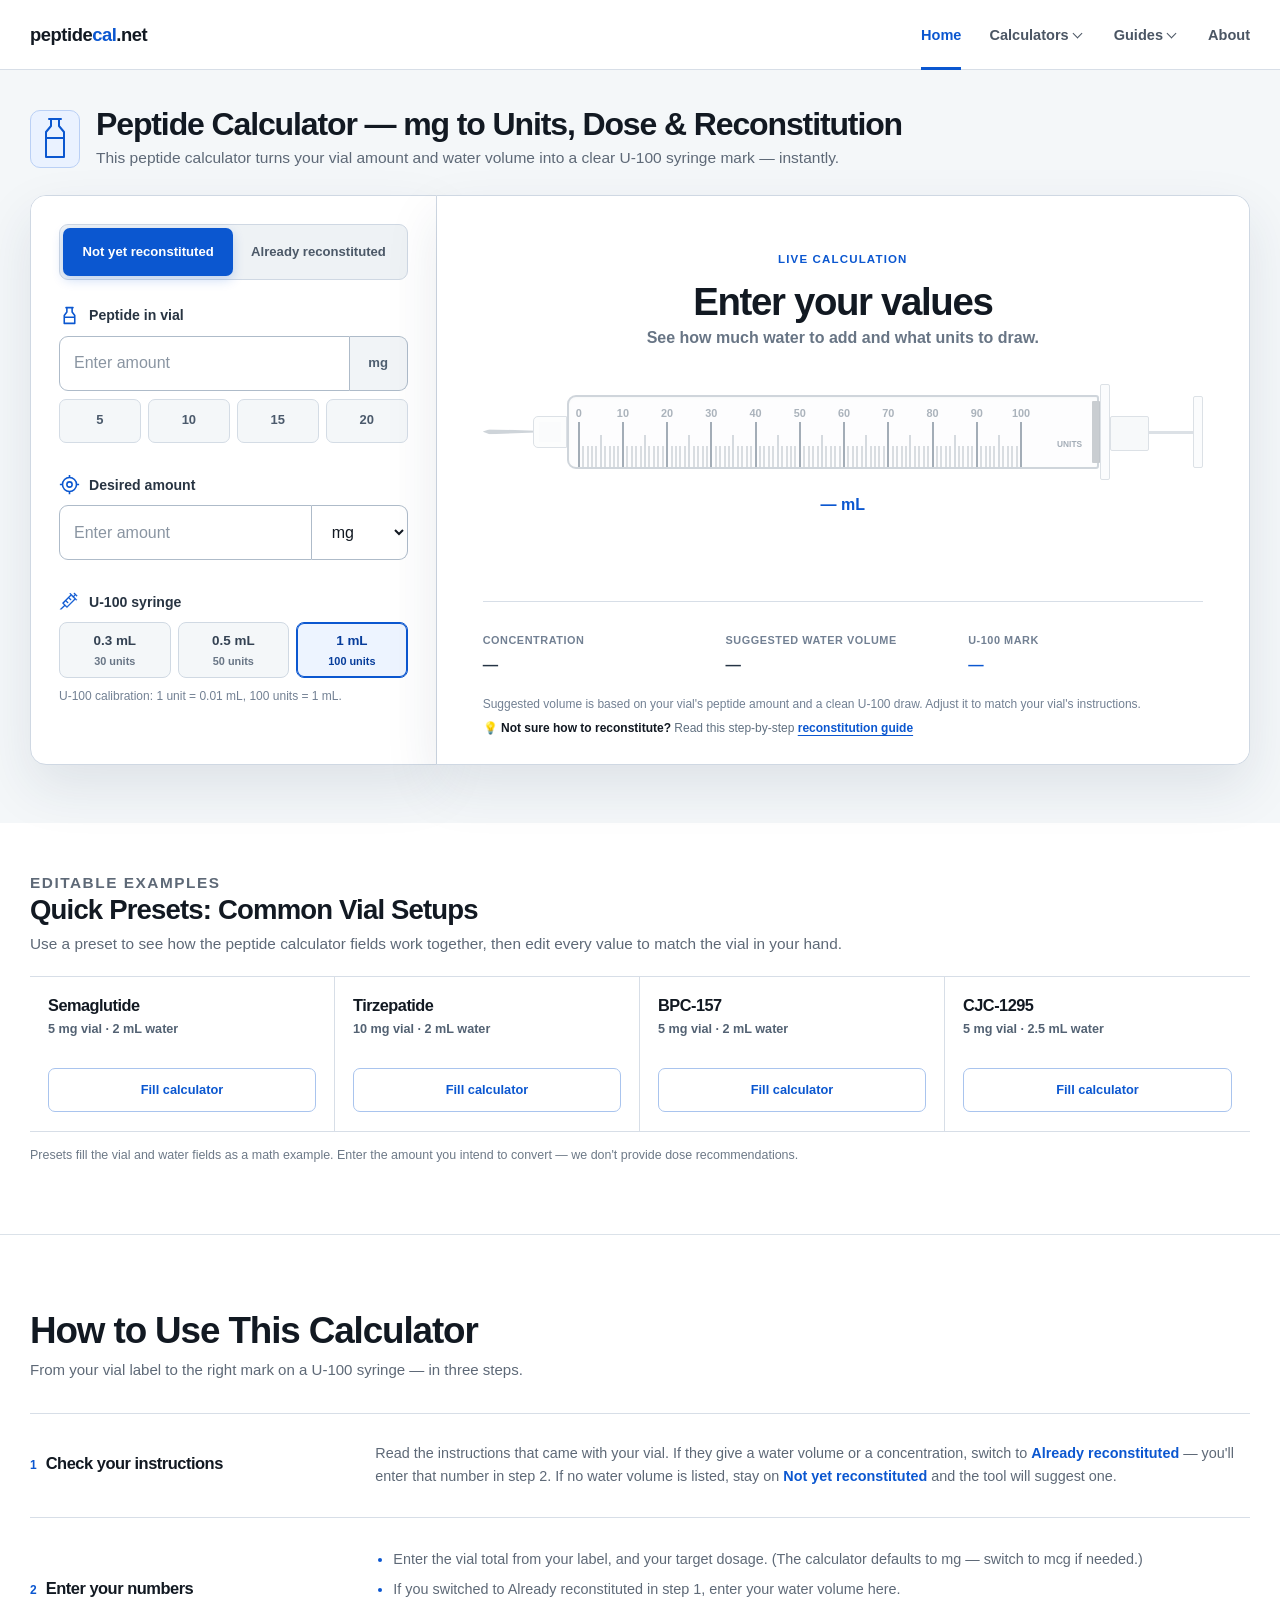
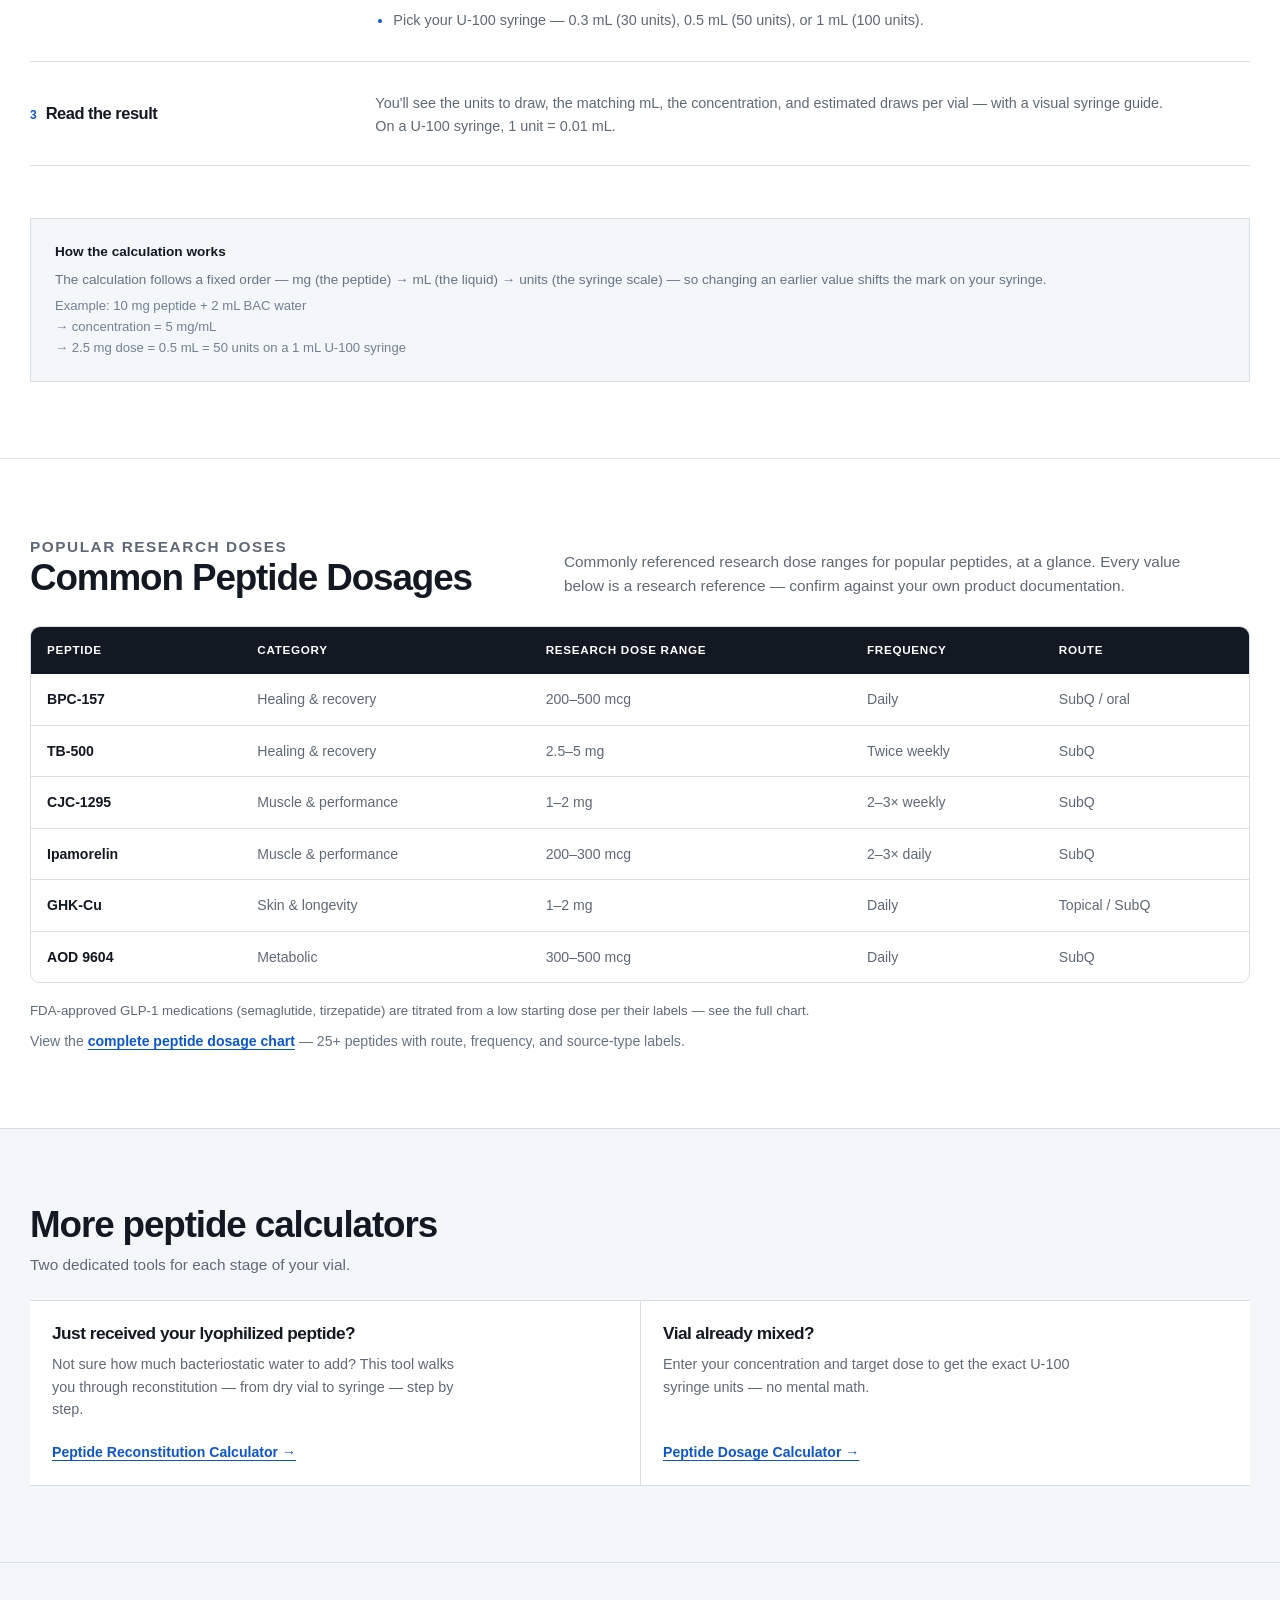
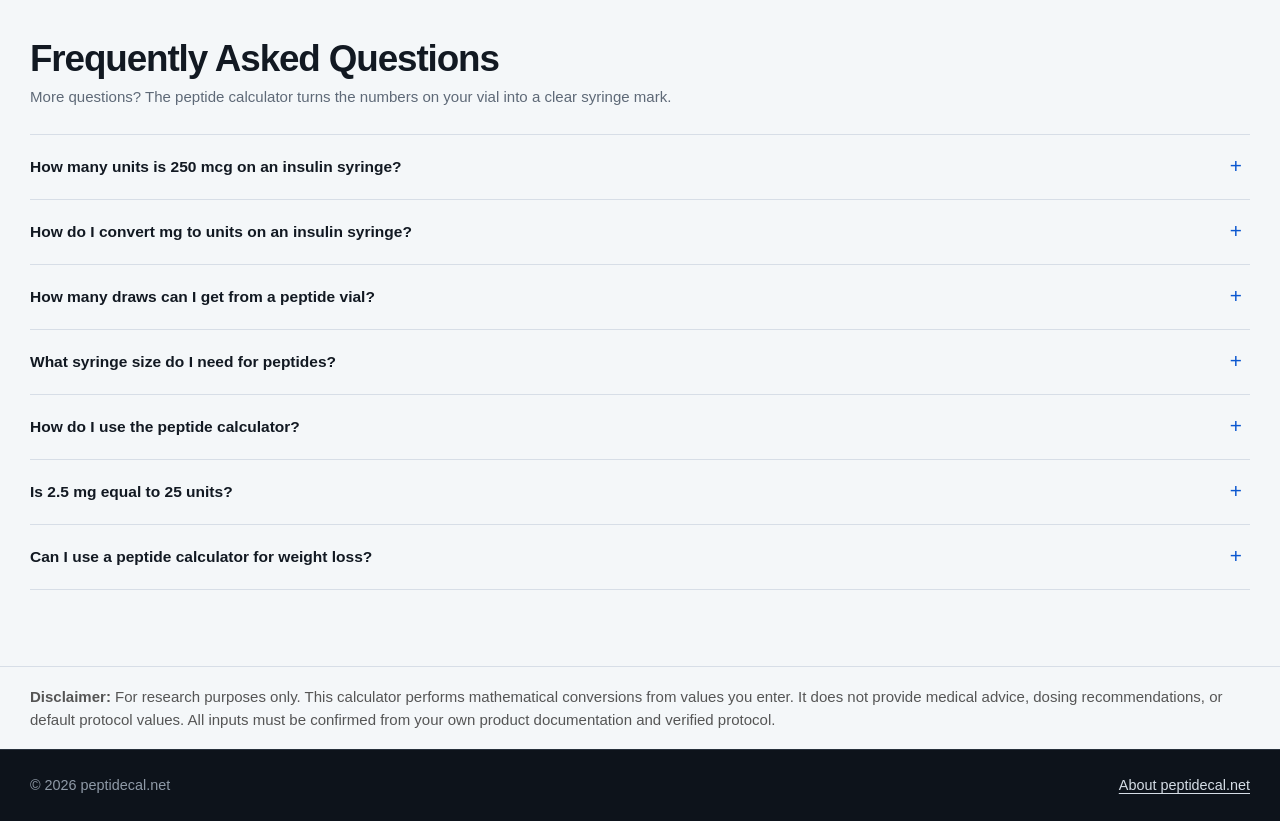
<file: index.html>
<!doctype html>
<html lang="en" data-calculator-mode="planner">
<head>
  <meta charset="utf-8">
  <meta name="viewport" content="width=device-width, initial-scale=1">
  <meta name="robots" content="index,follow">
  <link rel="icon" href="/favicon.ico" sizes="48x48">
  <link rel="icon" type="image/png" sizes="48x48" href="/assets/favicon-48x48.png">
  <link rel="icon" type="image/png" sizes="192x192" href="/assets/favicon-192x192.png">
  <link rel="icon" type="image/svg+xml" href="/assets/favicon.svg">
  <link rel="apple-touch-icon" sizes="180x180" href="/assets/apple-touch-icon.png">
  <title>Peptide Calculator – Free mg to Units, Dose &amp; Reconstitution</title>
  <meta name="description" content="Free peptide calculator — convert mg to units, find your syringe mark, and understand peptide reconstitution. No sign-up, works instantly.">
  <link rel="canonical" href="https://peptidecal.net/">
  <meta property="og:type" content="website">
  <meta property="og:url" content="https://peptidecal.net/">
  <meta property="og:title" content="Peptide Calculator – Free mg to Units, Dose &amp; Reconstitution">
  <meta property="og:description" content="Free peptide calculator — convert mg to units, find your syringe mark, and understand peptide reconstitution. No sign-up, works instantly.">
  <meta property="og:image" content="https://peptidecal.net/assets/lab-measurement-hero.png">
  <meta name="twitter:card" content="summary">
  <meta name="twitter:title" content="Peptide Calculator – Free mg to Units, Dose &amp; Reconstitution">
  <meta name="twitter:description" content="Free peptide calculator — convert mg to units, find your syringe mark, and understand peptide reconstitution. No sign-up, works instantly.">
  <meta name="twitter:image" content="https://peptidecal.net/assets/lab-measurement-hero.png">
  <script type="application/ld+json">
  {"@context":"https://schema.org","@graph":[
    {"@type":"WebSite","@id":"https://peptidecal.net/#website","url":"https://peptidecal.net/","name":"peptidecal.net","inLanguage":"en-US"},
    {"@type":"WebApplication","@id":"https://peptidecal.net/#peptide-dose-calculator","name":"Peptide Dose Calculator","url":"https://peptidecal.net/","applicationCategory":"UtilitiesApplication","operatingSystem":"Any","description":"A browser-based utility that converts user-entered peptide concentration and target amounts into milliliters and syringe units."},
    {"@type":"FAQPage","@id":"https://peptidecal.net/#faq","mainEntity":[
      {"@type":"Question","name":"How many units is 250 mcg on an insulin syringe?","acceptedAnswer":{"@type":"Answer","text":"On a U-100 syringe, convert the amount to milliliters first, then multiply by 100. For a hypothetical concentration of 2,500 mcg/mL, 250 mcg ÷ 2,500 mcg/mL = 0.1 mL; 0.1 mL × 100 = 10 units. Units depend on your specific concentration—use the calculator above with your own values."}},
      {"@type":"Question","name":"How do I convert mg to units on an insulin syringe?","acceptedAnswer":{"@type":"Answer","text":"First, convert mass when needed: 1 mg = 1,000 mcg. Next, divide the amount in mcg by concentration in mcg/mL to get mL. On a U-100 syringe, multiply mL by 100 to get units. Enter your values into the peptide calculator above to get your specific result."}},
      {"@type":"Question","name":"How many draws can I get from a peptide vial?","acceptedAnswer":{"@type":"Answer","text":"Divide the total vial amount by the amount you are converting: vial amount (mg) ÷ amount to convert (mg) = theoretical draws. For example, 10 mg ÷ 0.5 mg = 20 draws. Use the amount from your label or qualified professional guidance."}},
      {"@type":"Question","name":"What syringe size do I need for peptides?","acceptedAnswer":{"@type":"Answer","text":"Syringe capacity sets the maximum volume that can be measured in one draw. A 0.3 mL U-100 syringe has a 30-unit scale, a 0.5 mL syringe has a 50-unit scale, and a 1 mL syringe has a 100-unit scale. Smaller-capacity syringes spread the same volume across a shorter scale, which can make small readings easier to distinguish. Choose the smallest syringe that fits your calculated draw volume."}},
      {"@type":"Question","name":"How do I use the peptide calculator?","acceptedAnswer":{"@type":"Answer","text":"Enter the total peptide amount in the vial and the amount you want to convert. If the vial is already mixed, enter how much water you added; otherwise, the planner shows an editable math setup. Choose the U-100 syringe capacity to see the matching mL and unit mark. Use the numbers from your own vial."}},
      {"@type":"Question","name":"Is 2.5 mg equal to 25 units?","acceptedAnswer":{"@type":"Answer","text":"No fixed mg-to-units relationship exists because units reflect volume, and volume changes with concentration. For example, 2.5 mg from a hypothetical 5 mg/mL solution is 0.5 mL, or 50 units on U-100; at 2.5 mg/mL, the same 2.5 mg is 1 mL, or 100 units. Units depend on concentration—use the calculator to get your specific result."}},
      {"@type":"Question","name":"Can I use a peptide calculator for weight loss?","acceptedAnswer":{"@type":"Answer","text":"A peptide calculator converts the numbers you enter from a vial into mL and U-100 syringe units. Enter the vial amount, water volume, and amount you want to convert to see the matching mark. For goal-specific guidance, use the instructions that came with your product or speak with a qualified professional."}}
    ]}
  ]}
  </script>
  <link rel="stylesheet" href="assets/styles.css">
</head>
<body>
  <header class="site-header"><div class="container nav-wrap"><a class="brand" href="/" aria-label="peptidecal.net home">peptide<span>cal</span>.net</a><nav aria-label="Primary navigation"><a href="/" aria-current="page">Home</a><div class="dropdown"><a class="dropdown-link" href="/" aria-haspopup="true">Calculators</a><button class="dropdown-toggle" type="button" aria-expanded="false" aria-controls="calculators-menu" aria-label="Open Calculators menu"></button><div class="dropdown-menu" id="calculators-menu" role="menu"><a href="/calculators/peptide-reconstitution-calculator/" role="menuitem">Peptide Reconstitution Calculator</a><a href="/calculators/peptide-dosage-calculator/" role="menuitem">Peptide Dosage Calculator</a></div></div><div class="dropdown"><a class="dropdown-link" href="/guides/" aria-haspopup="true">Guides</a><button class="dropdown-toggle" type="button" aria-expanded="false" aria-controls="guides-menu" aria-label="Open Guides menu"></button><div class="dropdown-menu" id="guides-menu" role="menu"><a href="/guides/how-to-reconstitute-peptides/" role="menuitem">How to Reconstitute Peptides</a><a href="/guides/peptide-dosage-chart/" role="menuitem">Peptide Dosage Chart</a></div></div><a href="/about/">About</a></nav></div></header>
  <main>
    <section class="hero"><div class="container"><div class="hero-top"><div><p class="eyebrow">Free, no-sign-up calculator</p><h1>Peptide Calculator — mg to Units, Dose &amp; Reconstitution</h1><p class="intro">This peptide calculator turns your vial amount and water volume into a clear U-100 syringe mark — instantly.</p></div><figure class="hero-visual"><img src="assets/lab-measurement-hero.png" width="1536" height="1024" alt=""><figcaption class="hero-tag"><strong>Simple math, clear units</strong>Use your own vial numbers to see the matching syringe mark.</figcaption></figure></div>
      <div class="calculator mode-planning"><div class="calculator-header"><h2>Peptide Dose Calculator</h2><p>Turn your vial numbers into an easy-to-read syringe mark.</p></div><div class="calculator-mode-bar"><div class="mode-tabs" role="group" aria-label="Calculator mode"><button id="planner-tab" class="mode-tab active" type="button" aria-pressed="true">Not yet reconstituted</button><button id="manual-tab" class="mode-tab" type="button" aria-pressed="false">Already reconstituted</button></div><p id="mode-description" class="mode-description">Enter the vial amount and the amount you want to convert. We’ll show the math in a simple layout.</p></div>
        <form id="calculator-form" class="calculator-form" novalidate>
          <div class="form-grid">
            <div class="compact-field"><label for="total-mg"><span class="field-icon">🧪</span>Peptide in vial</label><div class="input-suffix"><input id="total-mg" type="number" min="0.0001" step="any" inputmode="decimal" placeholder="Enter amount" required><span>mg</span></div><div class="quick-chips" data-input="total-mg"><button type="button" data-value="5">5</button><button type="button" data-value="10">10</button><button type="button" data-value="15">15</button><button type="button" data-value="20">20</button></div><span class="field-note">Choose a vial value or enter your own.</span></div>
            <div id="manual-volume-field" class="compact-field"><label for="volume-ml"><span class="field-icon">💧</span>BAC water added</label><div class="input-suffix"><input id="volume-ml" type="number" min="0.0001" step="any" inputmode="decimal" placeholder="Enter volume" required><span>mL</span></div><span class="field-note">Enter the number written on your vial.</span></div>
          </div>
          <div class="compact-field target-field"><label for="target-amount"><span class="field-icon">◎</span>Desired amount</label><div class="input-row"><input id="target-amount" type="number" min="0.0001" step="any" inputmode="decimal" placeholder="Enter amount" required><select id="target-unit" aria-label="Target amount unit"><option value="mg">mg</option><option value="mcg">mcg</option></select></div><span class="field-note">Enter the amount you want to convert.</span></div>
          <div class="compact-field syringe-choice"><label for="syringe-capacity"><span class="field-icon">💉</span>U-100 syringe</label><div class="syringe-options" data-select="syringe-capacity"><button type="button" data-value="0.3"><strong>0.3 mL</strong><span>30 units</span></button><button type="button" data-value="0.5"><strong>0.5 mL</strong><span>50 units</span></button><button class="active" type="button" data-value="1"><strong>1 mL</strong><span>100 units</span></button></div><p class="home-capacity-note">U-100 calibration: 1 unit = 0.01 mL, 100 units = 1 mL.</p><select id="syringe-capacity" class="sr-only"><option value="0.3">0.3 mL</option><option value="0.5">0.5 mL</option><option value="1" selected>1 mL</option></select><input id="syringe-type" type="hidden" value="100"></div>
        </form>
      </div>
      <section id="result" class="result" aria-live="polite" aria-labelledby="result-title">
          <div class="result-top"><div><h3 id="result-title">Live conversion</h3><p id="result-subtitle" class="result-subtitle">Results update as soon as all required values are entered.</p></div><span id="status-output" class="status warning">Enter values to begin</span></div>
          <div class="result-primary"><div class="result-value"><strong id="units-output">—</strong><span id="units-label">syringe units</span></div><div class="result-value"><strong id="ml-output">—</strong><span>milliliters to draw</span></div></div>
          <div class="result-meta"><div class="meta-item"><span>Concentration</span><strong id="concentration-output">—</strong></div><div class="meta-item"><span>Estimated draws per vial</span><strong id="draws-output">—</strong></div></div>
          <div id="syringe-card" class="syringe-card" hidden><div class="syringe-heading"><strong id="syringe-heading">Syringe capacity check</strong><span id="syringe-volume-label">—</span></div><div class="syringe-track" aria-hidden="true"><div id="syringe-fill" class="syringe-fill"></div><div id="syringe-marker" class="syringe-marker"></div></div><div class="scale-row"><span>0</span><span id="capacity-mid">—</span><span id="capacity-max">—</span></div></div>
          <p id="measurement-note" class="measurement-note good">Enter all values to calculate.</p><p id="formula-output" class="formula"></p>
          <div id="planner-result" class="planner-result" hidden><div class="planner-result-heading"><div><h3>Measurement proposals</h3><p>Ranked for round final volumes and easy-to-read syringe units.</p></div><span class="planner-badge">Auto mode</span></div><div id="proposal-list" class="proposal-list"></div><p class="planner-disclaimer">Change any field to compare the matching mL and U-100 syringe mark.</p></div>
          <div class="result-actions"><button id="copy-result" class="secondary-button" type="button">Copy calculation</button><button id="print-result" class="secondary-button" type="button">Print result</button></div>
          <div id="direct-result" class="direct-result" hidden><p id="direct-mode" class="direct-mode">Calculator result</p><h3 id="direct-action">Your mL and unit result will appear here</h3><p id="direct-draw">Matching mark: <strong>—</strong> units</p><div class="syringe-figure" aria-label="Visual syringe measurement guide"><div class="syringe-body"><span class="syringe-needle" aria-hidden="true"></span><div class="syringe-barrel"><div class="syringe-scale-zone"><div id="visual-fill" class="visual-fill"></div><div id="syringe-ticks" class="syringe-ticks" aria-hidden="true"></div><div id="syringe-labels" class="syringe-labels" aria-hidden="true"></div><div id="visual-marker" class="visual-marker"></div></div><span class="syringe-units-label" aria-hidden="true">UNITS</span></div><span class="syringe-plunger" aria-hidden="true"><span class="plunger-stopper"></span><span class="plunger-flange"></span><span class="plunger-rod"></span><span class="plunger-thumb"></span></span></div></div><p id="draw-volume-readout" class="draw-volume-readout">— mL</p><div id="planner-summary" class="planner-summary"><div class="planner-result-values"><div><span>Concentration</span><strong id="planner-concentration">—</strong></div><div><span>Suggested water volume</span><strong id="planner-volume">—</strong></div><div><span>U-100 mark</span><strong id="planner-units">—</strong></div></div><p id="planner-result-note" class="planner-result-note">Suggested volume is based on your vial's peptide amount and a clean U-100 draw. Adjust it to match your vial's instructions.</p><aside class="planner-reconstitution-teaser" aria-label="Reconstitution guide"><p><span aria-hidden="true">💡</span> <strong>Not sure how to reconstitute?</strong> Read this step-by-step <a href="/guides/how-to-reconstitute-peptides/">reconstitution guide</a></p></aside></div><div id="result-dock" class="result-dock"><div class="manual-result-values"><div><span>Concentration</span><strong id="manual-concentration">—</strong><p id="manual-concentration-math" class="manual-result-math">—</p></div><div><span>Liquid volume</span><strong id="manual-volume">—</strong><p id="manual-volume-math" class="manual-result-math">—</p></div><div><span>U-100 mark</span><strong id="manual-units">—</strong><p id="manual-units-math" class="manual-result-math">—</p></div></div><p class="manual-result-disclaimer">Result follows the values you entered — confirm your vial strength, water volume, and syringe size before drawing.</p><ul id="detail-copy" hidden></ul></div></div>
      </section>
    </div></section>
    <section class="presets" aria-labelledby="preset-heading">
      <div class="container">
        <div class="section-heading"><div><p class="section-kicker">Editable examples</p><h2 id="preset-heading">Quick Presets: Common Vial Setups</h2><p class="preset-summary">Use a preset to see how the peptide calculator fields work together, then edit every value to match the vial in your hand.</p></div></div>
        <div class="preset-grid">
          <article class="preset-card"><h3>Semaglutide</h3><p class="preset-values">5 mg vial · 2 mL water</p><button class="preset-add" type="button" data-vial="5" data-water="2" data-capacity="1">Fill calculator</button></article>
          <article class="preset-card"><h3>Tirzepatide</h3><p class="preset-values">10 mg vial · 2 mL water</p><button class="preset-add" type="button" data-vial="10" data-water="2" data-capacity="1">Fill calculator</button></article>
          <article class="preset-card"><h3>BPC-157</h3><p class="preset-values">5 mg vial · 2 mL water</p><button class="preset-add" type="button" data-vial="5" data-water="2" data-capacity="1">Fill calculator</button></article>
          <article class="preset-card"><h3>CJC-1295</h3><p class="preset-values">5 mg vial · 2.5 mL water</p><button class="preset-add" type="button" data-vial="5" data-water="2.5" data-capacity="1">Fill calculator</button></article>
        </div>
        <p class="preset-note">Presets fill the vial and water fields as a math example. Enter the amount you intend to convert — we don't provide dose recommendations.</p>
      </div>
    </section>
    <section class="how-use">
      <div class="container">
        <div class="section-heading"><h2>How to Use This Calculator</h2></div>
        <p class="how-intro">From your vial label to the right mark on a U-100 syringe — in three steps.</p>
        <div class="how-grid">
          <article class="how-card">
            <div class="step-heading"><span class="step-number">1</span><h3>Check your instructions</h3></div>
            <p>Read the instructions that came with your vial. If they give a water volume or a concentration, switch to <em>Already reconstituted</em> — you'll enter that number in step 2. If no water volume is listed, stay on <em>Not yet reconstituted</em> and the tool will suggest one.</p>
          </article>
          <article class="how-card">
            <div class="step-heading"><span class="step-number">2</span><h3>Enter your numbers</h3></div>
            <ul class="how-list"><li>Enter the vial total from your label, and your target dosage. (The calculator defaults to mg — switch to mcg if needed.)</li><li>If you switched to Already reconstituted in step 1, enter your water volume here.</li><li>Pick your U-100 syringe — 0.3 mL (30 units), 0.5 mL (50 units), or 1 mL (100 units).</li></ul>
          </article>
          <article class="how-card">
            <div class="step-heading"><span class="step-number">3</span><h3>Read the result</h3></div>
            <p>You'll see the units to draw, the matching mL, the concentration, and estimated draws per vial — with a visual syringe guide.<br>On a U-100 syringe, 1 unit = 0.01 mL.</p>
          </article>
        </div>
        <div class="concept-note"><strong>How the calculation works</strong><p>The calculation follows a fixed order — mg (the peptide) → mL (the liquid) → units (the syringe scale) — so changing an earlier value shifts the mark on your syringe.</p><p class="math-example">Example: 10 mg peptide + 2 mL BAC water<br>→ concentration = 5 mg/mL<br>→ 2.5 mg dose = 0.5 mL = 50 units on a 1 mL U-100 syringe</p></div>
      </div>
    </section>
    <section class="dosage-summary" aria-labelledby="dosage-heading"><div class="container"><div class="section-heading"><div><p class="section-kicker">Popular research doses</p><h2 id="dosage-heading">Common Peptide Dosages</h2></div><div class="dosage-summary-copy"><p class="dosage-summary-intro">Commonly referenced research dose ranges for popular peptides, at a glance. Every value below is a research reference — confirm against your own product documentation.</p></div></div><div class="dosage-table-wrapper"><table class="dosage-table"><thead><tr><th>Peptide</th><th>Category</th><th>Research dose range</th><th>Frequency</th><th>Route</th></tr></thead><tbody><tr><td>BPC-157</td><td>Healing &amp; recovery</td><td>200–500 mcg</td><td>Daily</td><td>SubQ / oral</td></tr><tr><td>TB-500</td><td>Healing &amp; recovery</td><td>2.5–5 mg</td><td>Twice weekly</td><td>SubQ</td></tr><tr><td>CJC-1295</td><td>Muscle &amp; performance</td><td>1–2 mg</td><td>2–3× weekly</td><td>SubQ</td></tr><tr><td>Ipamorelin</td><td>Muscle &amp; performance</td><td>200–300 mcg</td><td>2–3× daily</td><td>SubQ</td></tr><tr><td>GHK-Cu</td><td>Skin &amp; longevity</td><td>1–2 mg</td><td>Daily</td><td>Topical / SubQ</td></tr><tr><td>AOD 9604</td><td>Metabolic</td><td>300–500 mcg</td><td>Daily</td><td>SubQ</td></tr></tbody></table></div><p class="dosage-glp1-note">FDA-approved GLP-1 medications (semaglutide, tirzepatide) are titrated from a low starting dose per their labels — see the full chart.</p><p class="dosage-cta">View the <a href="/guides/peptide-dosage-chart/">complete peptide dosage chart</a> — 25+ peptides with route, frequency, and source-type labels.</p></div></section>
    <section class="calc-promo"><div class="container"><div class="section-heading"><h2>More peptide calculators</h2><p class="lede">Two dedicated tools for each stage of your vial.</p></div><div class="calc-promo-grid"><article class="calc-promo-card"><h3>Just received your lyophilized peptide?</h3><p>Not sure how much bacteriostatic water to add? This tool walks you through reconstitution — from dry vial to syringe — step by step.</p><a href="/calculators/peptide-reconstitution-calculator/">Peptide Reconstitution Calculator →</a></article><article class="calc-promo-card"><h3>Vial already mixed?</h3><p>Enter your concentration and target dose to get the exact U-100 syringe units — no mental math.</p><a href="/calculators/peptide-dosage-calculator/">Peptide Dosage Calculator →</a></article></div></div></section>
    <section><div class="container"><h2>Frequently Asked Questions</h2><p class="faq-intro">More questions? The peptide calculator turns the numbers on your vial into a clear syringe mark.</p><div class="faq-list"><details><summary>How many units is 250 mcg on an insulin syringe?</summary><p>On a U-100 syringe, convert the amount to milliliters first, then multiply by 100. For a hypothetical concentration of 2,500 mcg/mL, 250 mcg ÷ 2,500 mcg/mL = 0.1 mL; 0.1 mL × 100 = 10 units. Units depend on your specific concentration—use the calculator above with your own values.</p></details><details><summary>How do I convert mg to units on an insulin syringe?</summary><p>First, convert mass when needed: 1 mg = 1,000 mcg. Next, divide the amount in mcg by concentration in mcg/mL to get mL. On a U-100 syringe, multiply mL by 100 to get units. Enter your values into the peptide calculator above to get your specific result.</p></details><details><summary>How many draws can I get from a peptide vial?</summary><p>Divide the total vial amount by the amount you are converting: vial amount (mg) ÷ amount to convert (mg) = theoretical draws. For example, 10 mg ÷ 0.5 mg = 20 draws. Use the amount from your label or qualified professional guidance.</p></details><details><summary>What syringe size do I need for peptides?</summary><p>Syringe capacity sets the maximum volume that can be measured in one draw. A 0.3 mL U-100 syringe has a 30-unit scale, a 0.5 mL syringe has a 50-unit scale, and a 1 mL syringe has a 100-unit scale. Smaller-capacity syringes spread the same volume across a shorter scale, which can make small readings easier to distinguish. Choose the smallest syringe that fits your calculated draw volume.</p></details><details><summary>How do I use the peptide calculator?</summary><p>Enter the total peptide amount in the vial and the amount you want to convert. If the vial is already mixed, enter how much water you added; otherwise, the planner shows an editable math setup. Choose the U-100 syringe capacity to see the matching mL and unit mark. Use the numbers from your own vial.</p></details><details><summary>Is 2.5 mg equal to 25 units?</summary><p>No fixed mg-to-units relationship exists because units reflect volume, and volume changes with concentration. For example, 2.5 mg from a hypothetical 5 mg/mL solution is 0.5 mL, or 50 units on U-100; at 2.5 mg/mL, the same 2.5 mg is 1 mL, or 100 units. Units depend on concentration—use the calculator to get your specific result.</p></details><details><summary>Can I use a peptide calculator for weight loss?</summary><p>A peptide calculator converts the numbers you enter from a vial into mL and U-100 syringe units. Enter the vial amount, water volume, and amount you want to convert to see the matching mark. For goal-specific guidance, use the instructions that came with your product or speak with a qualified professional.</p></details></div></div></section>
    <style>
      .home-disclaimer{padding:18px 0!important;background:transparent!important;color:#555!important;border-top:1px solid #d7dee7}
      .home-disclaimer .home-disclaimer-copy{font-size:.9375rem;line-height:1.55}
      .home-disclaimer p{max-width:none;margin:0;color:#555!important;font-size:inherit;line-height:inherit}
      .home-disclaimer strong{color:#555;font-weight:760}
      @media(max-width:700px){.home-disclaimer{padding:18px 0!important}}
    </style>
    <section class="disclaimer home-disclaimer"><div class="container home-disclaimer-copy"><p><strong>Disclaimer:</strong> For research purposes only. This calculator performs mathematical conversions from values you enter. It does not provide medical advice, dosing recommendations, or default protocol values. All inputs must be confirmed from your own product documentation and verified protocol.</p></div></section>
  </main>
  <footer><div class="container footer-wrap"><span>© 2026 peptidecal.net</span><a href="/about/">About peptidecal.net</a></div></footer>
  <script defer src="assets/nav-dropdown.js"></script>
  <script>
    (function(){
      const $=id=>document.getElementById(id);
      const form=$("calculator-form"),calculator=form.closest(".calculator"),result=$("result"),copyButton=$("copy-result"),modeDescription=$("mode-description"),directResult=$("direct-result"),directMode=$("direct-mode"),directAction=$("direct-action"),directDraw=$("direct-draw"),drawVolumeReadout=$("draw-volume-readout"),visualFill=$("visual-fill"),visualMarker=$("visual-marker"),syringeTicks=$("syringe-ticks"),syringeLabels=$("syringe-labels"),detailCopy=$("detail-copy"),plannerSummary=$("planner-summary"),plannerConcentration=$("planner-concentration"),plannerVolume=$("planner-volume"),plannerUnits=$("planner-units"),plannerResultNote=$("planner-result-note"),manualConcentration=$("manual-concentration"),manualVolume=$("manual-volume"),manualUnits=$("manual-units"),manualConcentrationMath=$("manual-concentration-math"),manualVolumeMath=$("manual-volume-math"),manualUnitsMath=$("manual-units-math"),resultDock=$("result-dock");
      let calculatorMode="planner",renderedScale=0;
      const format=(value,decimals=3)=>new Intl.NumberFormat("en-US",{maximumFractionDigits:decimals}).format(value);
      const formatDrawVolume=value=>new Intl.NumberFormat("en-US",{minimumFractionDigits:2,maximumFractionDigits:3}).format(value);
      const isCloseToInteger=value=>Math.abs(value-Math.round(value))<0.000001;
      const renderSyringeScale=maxUnits=>{if(renderedScale===maxUnits)return;renderedScale=maxUnits;const tickFragment=document.createDocumentFragment(),labelFragment=document.createDocumentFragment();for(let unit=0;unit<=maxUnits;unit+=1){const tick=document.createElement("span");tick.className="syringe-tick"+(unit%10===0?" major":unit%5===0?" mid":"");tick.style.left=unit/maxUnits*100+"%";tickFragment.appendChild(tick)}for(let unit=0;unit<=maxUnits;unit+=10){const label=document.createElement("span");label.className="syringe-label";label.style.left=unit/maxUnits*100+"%";label.textContent=unit;labelFragment.appendChild(label)}syringeTicks.replaceChildren(tickFragment);syringeLabels.replaceChildren(labelFragment)};
      const setDetailItems=items=>{const fragment=document.createDocumentFragment();items.forEach(item=>{const listItem=document.createElement("li");listItem.textContent=item;fragment.appendChild(listItem)});detailCopy.replaceChildren(fragment)};
      const clearManualSummary=()=>{manualConcentration.textContent="—";manualVolume.textContent="—";manualUnits.textContent="—";manualConcentrationMath.textContent="";manualVolumeMath.textContent="";manualUnitsMath.textContent=""};
      const setManualSummary=(totalMg,finalVolume,targetMg,drawMl,units)=>{const concentration=totalMg/finalVolume,targetValue=Number.parseFloat($("target-amount").value),targetLabel=$("target-unit").value==="mcg"?format(targetValue)+" mcg ("+format(targetMg)+" mg)":format(targetMg)+" mg";manualConcentration.textContent=format(concentration)+" mg/mL";manualVolume.textContent=formatDrawVolume(drawMl)+" mL";manualUnits.textContent=format(units,2)+" units";manualConcentrationMath.textContent=format(totalMg)+" mg ÷ "+formatDrawVolume(finalVolume)+" mL = "+format(concentration)+" mg/mL";manualVolumeMath.textContent=targetLabel+" ÷ "+format(concentration)+" mg/mL = "+formatDrawVolume(drawMl)+" mL";manualUnitsMath.textContent=formatDrawVolume(drawMl)+" mL × 100 = "+format(units,2)+" units"};
      const syncQuickChips=()=>document.querySelectorAll(".quick-chips").forEach(group=>{const input=$(group.dataset.input),value=Number.parseFloat(input.value);group.querySelectorAll("button[data-value]").forEach(button=>button.classList.toggle("active",Number.isFinite(value)&&Number.parseFloat(button.dataset.value)===value))});
      const setMode=mode=>{calculatorMode=mode;document.documentElement.dataset.calculatorMode=mode;calculator.classList.toggle("mode-planning",mode==="planner");$("manual-tab").classList.toggle("active",mode==="manual");$("planner-tab").classList.toggle("active",mode==="planner");$("manual-tab").setAttribute("aria-pressed",String(mode==="manual"));$("planner-tab").setAttribute("aria-pressed",String(mode==="planner"));modeDescription.textContent=mode==="manual"?"Enter how much water you added, then see the matching syringe mark.":"Enter the vial amount and the amount you want to convert. We’ll show the math in a simple layout.";updateCalculation()};
      const setPlannerSummary=visible=>{plannerSummary.hidden=!visible;resultDock.hidden=visible};
      const waiting=(message=calculatorMode==="planner"?"See how much water to add and what units to draw.":"See the concentration and what units to draw.",isError=false,action="")=>{const capacity=Number.parseFloat($("syringe-capacity").value)||1,maxUnits=capacity*100,isPlanner=calculatorMode==="planner";result.classList.remove("has-result","is-planner","is-overflow");result.classList.add("direct-active");result.classList.toggle("is-error",isError);directResult.hidden=false;setPlannerSummary(isPlanner);clearManualSummary();directMode.textContent=isError?"Input check":"Live calculation";directAction.textContent=action||(isError?"Check your inputs":"Enter your values");directDraw.textContent=message;plannerConcentration.textContent="—";plannerVolume.textContent="—";plannerUnits.textContent="—";plannerResultNote.textContent="Suggested volume is based on your vial's peptide amount and a clean U-100 draw. Adjust it to match your vial's instructions.";drawVolumeReadout.textContent="— mL";renderSyringeScale(maxUnits);visualFill.style.transform="scaleX(0)";visualMarker.style.left="0";visualMarker.dataset.units="";setDetailItems([])};
      const showResult=(finalVolume,totalMg,targetMg,capacity)=>{const concentration=totalMg/finalVolume,drawMl=targetMg/concentration,units=drawMl*100,maxUnits=capacity*100,fits=drawMl<=capacity,fill=Math.min((units/maxUnits)*100,100),supportedCapacities=[.3,.5,1],suggestedCapacity=supportedCapacities.find(value=>drawMl<=value),isPlanner=calculatorMode==="planner",volumeLabel=isPlanner?"Example":"Your";result.classList.remove("is-error","is-overflow");result.classList.toggle("is-overflow",!fits);renderSyringeScale(maxUnits);drawVolumeReadout.textContent=formatDrawVolume(drawMl)+" mL";setPlannerSummary(isPlanner);clearManualSummary();if(fits){if(isPlanner){directMode.textContent="Live calculation";directAction.innerHTML='Add <strong>'+formatDrawVolume(finalVolume)+' mL</strong> BAC water';directDraw.innerHTML='Draw to <strong>'+format(units,2)+' units</strong> on the selected U&#8209;100 syringe.';plannerConcentration.textContent=format(concentration)+" mg/mL";plannerVolume.textContent=formatDrawVolume(finalVolume)+" mL";plannerUnits.textContent=format(units,2)+" units";plannerResultNote.textContent="Suggested volume is based on your vial's peptide amount and a clean U-100 draw. Adjust it to match your vial's instructions."}else{directMode.textContent="Live calculation";directAction.innerHTML='Draw to <strong>'+format(units,2)+' units</strong>';directDraw.innerHTML='That is <strong>'+formatDrawVolume(drawMl)+' mL</strong> on the selected U&#8209;100 syringe.';setManualSummary(totalMg,finalVolume,targetMg,drawMl,units)}visualFill.style.transform='scaleX('+(fill/100)+')';visualMarker.style.left='calc('+fill+'% - 1px)';visualMarker.dataset.units=format(units,2)}else{directMode.textContent="Syringe capacity exceeded";directAction.innerHTML=suggestedCapacity?'Try a <strong>'+format(suggestedCapacity,1)+'&nbsp;mL</strong> U-100 syringe':'No listed syringe can hold this draw';directDraw.textContent=format(units,2)+' units exceeds the '+format(maxUnits,0)+'-unit scale';visualFill.style.transform="scaleX(1)";visualMarker.style.left="100%";visualMarker.dataset.units=""}setDetailItems([volumeLabel+' water amount: '+format(finalVolume,3)+' mL','Concentration: '+format(concentration,3)+' mg/mL','Liquid volume: '+format(drawMl,3)+' mL','Syringe mark: '+format(units,2)+' units · '+format(capacity,1)+' mL U-100',fits?'Check the numbers against your vial and syringe.':suggestedCapacity?'Use a '+format(suggestedCapacity,1)+' mL listed capacity for this calculated liquid volume.':'The calculated liquid volume is larger than every listed syringe. Recheck your numbers.']);result.classList.add("has-result","direct-active");directResult.hidden=false};
      const bestVolume=(totalMg,targetMg,capacity)=>Array.from({length:26},(_,index)=>(index+5)/10).map(finalVolume=>{const units=(targetMg/(totalMg/finalVolume))*100,drawMl=units/100;if(drawMl>capacity||units<2)return null;const whole=isCloseToInteger(units),five=whole&&Math.round(units)%5===0,ten=whole&&Math.round(units)%10===0,mgPerTen=(totalMg/finalVolume)/10,simple=[.1,.2,.25,.5,1,2,2.5,5].some(value=>Math.abs(mgPerTen-value)<.0001);return{finalVolume,score:(ten?300:five?200:whole?100:0)+(simple?30:0)-(Math.abs(finalVolume-1)*2)-drawMl}}).filter(Boolean).sort((a,b)=>b.score-a.score)[0];
      const updateCalculation=()=>{const totalMg=Number.parseFloat($("total-mg").value),volumeMl=Number.parseFloat($("volume-ml").value),targetValue=Number.parseFloat($("target-amount").value),targetUnit=$("target-unit").value,capacity=Number.parseFloat($("syringe-capacity").value),targetMg=targetUnit==="mcg"?targetValue/1000:targetValue;if(![totalMg,targetValue,capacity].every(Number.isFinite)||[totalMg,targetValue,capacity].some(value=>value<=0)||(calculatorMode==="manual"&&(!Number.isFinite(volumeMl)||volumeMl<=0))){waiting();return}if(targetMg>totalMg){waiting("Target amount cannot exceed the total amount in the vial.",true);return}if(calculatorMode==="planner"){const candidate=bestVolume(totalMg,targetMg,capacity);if(!candidate){const alternative=[.3,.5,1].find(value=>value>capacity&&bestVolume(totalMg,targetMg,value));if(alternative){waiting("The selected "+format(capacity*100,0)+"-unit scale is too small for a readable setup.",true,"Switch to a "+format(alternative,1)+" mL U-100 syringe");return}waiting("No listed syringe fits this setup. Recheck the confirmed values.",true,"No listed syringe can hold this draw");return}showResult(candidate.finalVolume,totalMg,targetMg,capacity);return}showResult(volumeMl,totalMg,targetMg,capacity)};
      form.addEventListener("submit",event=>event.preventDefault());
      $("manual-tab").addEventListener("click",()=>setMode("manual"));
      $("planner-tab").addEventListener("click",()=>setMode("planner"));
      ["total-mg","volume-ml","target-amount","target-unit","syringe-capacity"].forEach(id=>$(id).addEventListener(id==="target-unit"||id==="syringe-capacity"?"change":"input",()=>{if(id==="total-mg")syncQuickChips();updateCalculation()}));
      document.querySelectorAll(".quick-chips").forEach(group=>group.addEventListener("click",event=>{const button=event.target.closest("button[data-value]");if(!button)return;const input=$(group.dataset.input);input.value=button.dataset.value;syncQuickChips();updateCalculation()}));
      document.querySelectorAll(".syringe-options").forEach(group=>group.addEventListener("click",event=>{const button=event.target.closest("button[data-value]");if(!button)return;const select=$(group.dataset.select);select.value=button.dataset.value;group.querySelectorAll("button").forEach(item=>item.classList.toggle("active",item===button));updateCalculation()}));
      document.querySelectorAll(".preset-add").forEach(button=>button.addEventListener("click",()=>{
        setMode("manual");
        $("total-mg").value=button.dataset.vial;$("volume-ml").value=button.dataset.water;$("target-amount").value="";$("syringe-capacity").value=button.dataset.capacity;
        document.querySelectorAll(".quick-chips").forEach(group=>group.querySelectorAll("button").forEach(item=>item.classList.toggle("active",group.dataset.input==="total-mg"&&item.dataset.value===button.dataset.vial)));
        document.querySelectorAll(".syringe-options button").forEach(item=>item.classList.toggle("active",item.dataset.value===button.dataset.capacity));
        updateCalculation();window.scrollTo({top:0,behavior:"smooth"});
      }));
      copyButton.addEventListener("click",async()=>{
        const text=[directMode.textContent,directAction.textContent,directDraw.textContent,calculatorMode==="planner"?plannerSummary.textContent:detailCopy.textContent].join("\n");
        try{await navigator.clipboard.writeText(text);copyButton.textContent="Copied";setTimeout(()=>copyButton.textContent="Copy calculation",1600)}catch(error){copyButton.textContent="Copy unavailable";setTimeout(()=>copyButton.textContent="Copy calculation",1600)}
      });
      $("print-result").addEventListener("click",()=>window.print());
      updateCalculation();
    })();
  </script>
</body>
</html>
</file>
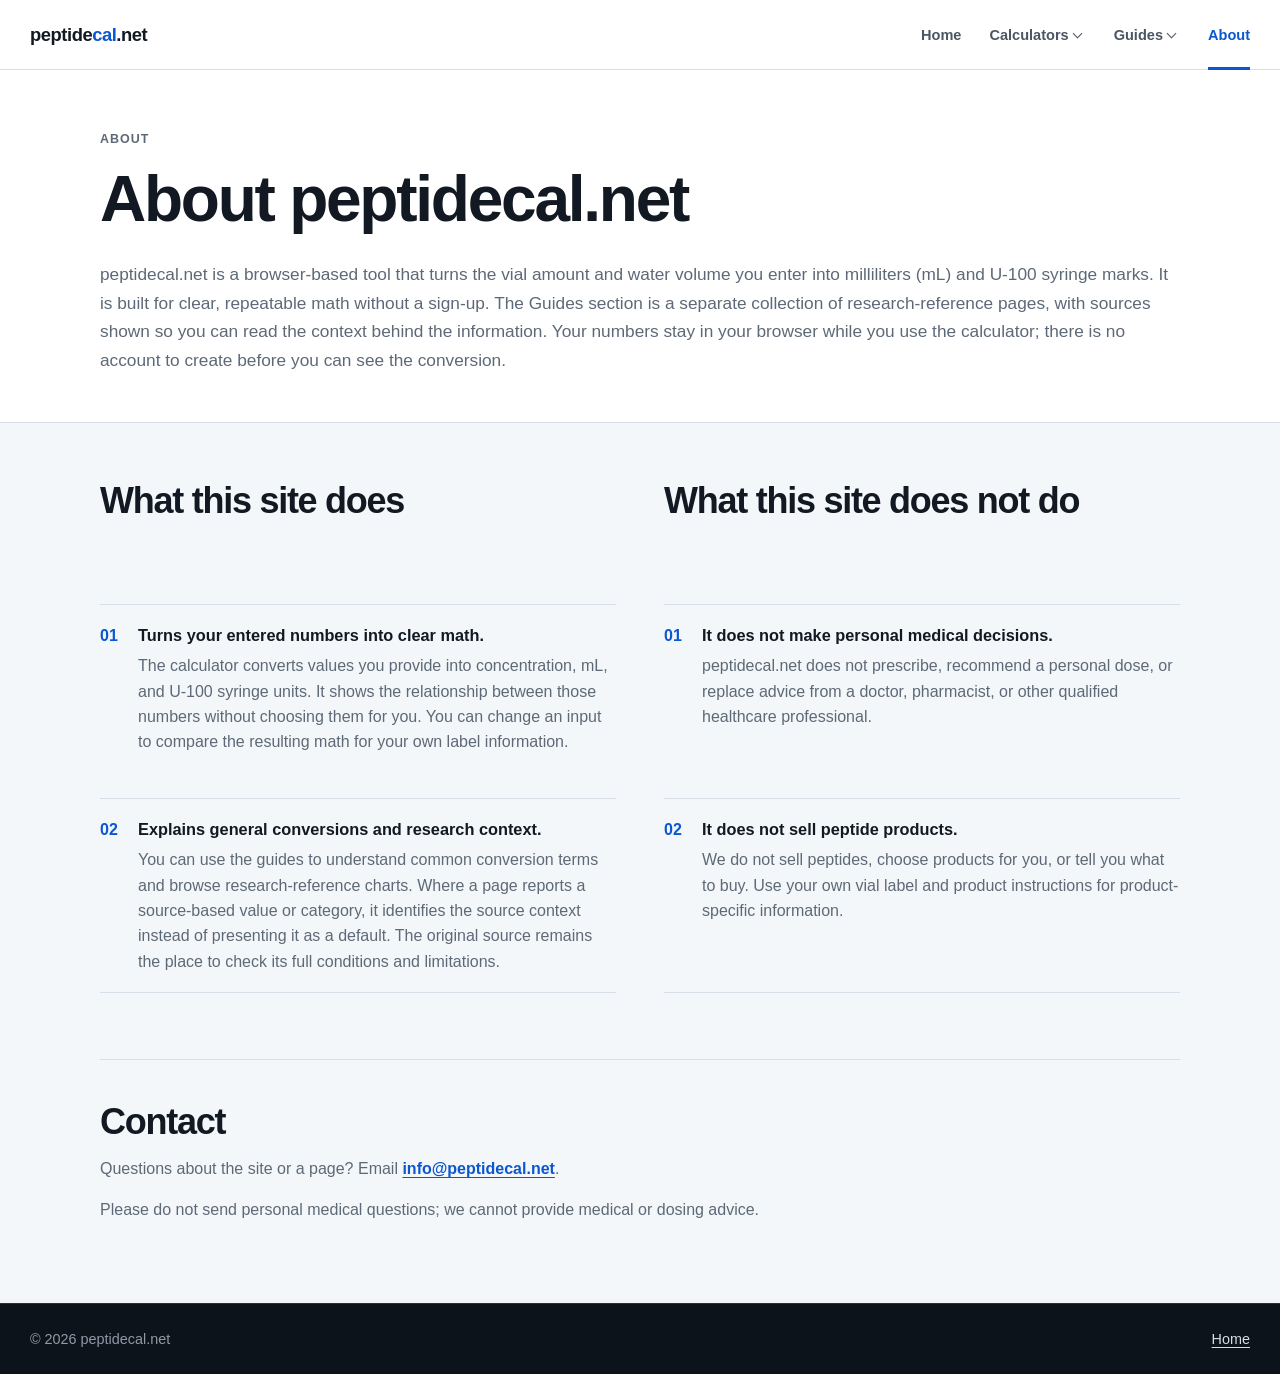
<file: about/index.html>
<!doctype html>
<html lang="en">
<head>
  <meta charset="utf-8">
  <meta name="viewport" content="width=device-width, initial-scale=1">
  <meta name="robots" content="index,follow">
  <link rel="icon" href="/favicon.ico" sizes="48x48">
  <link rel="icon" type="image/png" sizes="48x48" href="/assets/favicon-48x48.png">
  <link rel="icon" type="image/png" sizes="192x192" href="/assets/favicon-192x192.png">
  <link rel="icon" type="image/svg+xml" href="/assets/favicon.svg">
  <link rel="apple-touch-icon" sizes="180x180" href="/assets/apple-touch-icon.png">
  <title>About peptidecal.net — Free Peptide Calculator &amp; Research Reference</title>
  <meta name="description" content="A free, no-sign-up peptide calculator and research-reference guides. We build math tools only — no medical advice, no dosing recommendations.">
  <link rel="canonical" href="https://peptidecal.net/about/">
  <meta property="og:type" content="website">
  <meta property="og:url" content="https://peptidecal.net/about/">
  <meta property="og:title" content="About peptidecal.net — Free Peptide Calculator &amp; Research Reference">
  <meta property="og:description" content="A free, no-sign-up peptide calculator and research-reference guides. We build math tools only — no medical advice, no dosing recommendations.">
  <meta name="twitter:card" content="summary">
  <meta name="twitter:title" content="About peptidecal.net — Free Peptide Calculator &amp; Research Reference">
  <meta name="twitter:description" content="A free, no-sign-up peptide calculator and research-reference guides. We build math tools only — no medical advice, no dosing recommendations.">
  <link rel="stylesheet" href="../assets/styles.css">
  <style>
    .about-page{background:#f4f7f9}.about-page h1,.about-page h2{color:#121922;letter-spacing:-.035em}.about-page h1{max-width:720px;margin:0;font-size:clamp(2.35rem,5vw,4rem);line-height:1.04}.about-kicker{margin:0 0 10px;color:#0b57d0;font-size:.78rem;font-weight:780;letter-spacing:.08em;text-transform:uppercase}.about-page .about-intro{max-width:none;margin:28px 0 0;color:#5e6977;font-size:1.08rem;line-height:1.65}main.about-page>.about-hero{padding:60px 0 48px;background:#fff;border-bottom:1px solid #d7dee7}main.about-page>.about-hero .container,.about-content-inner{max-width:1080px;margin-inline:auto}main.about-page>.about-content{padding:58px 0 64px}.about-principles{display:grid;grid-template-columns:repeat(2,minmax(0,1fr));gap:48px}main.about-page .about-principles .about-section{padding:0;margin:0;border:0}.about-page h2{margin:0 0 14px;font-size:clamp(1.55rem,3vw,2.25rem);line-height:1.12}.about-page p{max-width:76ch;margin:0 0 16px;color:#5e6977}.about-list{margin:20px 0 18px;padding:0;list-style:none;border-top:1px solid #d7dee7}.about-list li{position:relative;padding:18px 0 18px 38px;color:#5e6977;border-bottom:1px solid #d7dee7}.about-list li::before{position:absolute;margin-left:-38px;color:#0b57d0;font-weight:800;content:"01"}.about-list li+li::before{content:"02"}.about-list strong{display:block;margin-bottom:5px;color:#121922;font-size:1.02rem}.about-contact{padding:42px 0 0!important;margin:48px 0 0!important;border-top:1px solid #d7dee7;border-bottom:0!important}.about-contact p{max-width:none}.about-contact .contact-note{margin-top:8px!important}.about-contact a{font-weight:760}@media(min-width:801px){.about-principles{grid-template-rows:auto 1fr;align-items:stretch}.about-principles .about-section{display:grid;grid-row:span 2;grid-template-rows:subgrid}.about-principles .about-section h2{grid-row:1}.about-principles .about-list{display:grid;grid-row:2;grid-template-rows:repeat(2,minmax(0,1fr));align-self:stretch}.about-principles .about-list li{height:100%}}@media(max-width:800px){.about-principles{grid-template-columns:1fr;gap:38px}.about-principles .about-section+ .about-section{padding-top:38px!important;border-top:1px solid #d7dee7!important}}@media(max-width:700px){main.about-page>.about-hero{padding:44px 0 36px}main.about-page>.about-content{padding:42px 0 52px}.about-page .about-intro{margin-top:24px}}@media(max-width:480px){.about-page .container{width:min(100% - 32px,1080px)}}
  </style>
</head>
<body>
  <header class="site-header"><div class="container nav-wrap"><a class="brand" href="/" aria-label="peptidecal.net home">peptide<span>cal</span>.net</a><nav aria-label="Primary navigation"><a href="/">Home</a><div class="dropdown"><a class="dropdown-link" href="/" aria-haspopup="true">Calculators</a><button class="dropdown-toggle" type="button" aria-expanded="false" aria-controls="calculators-menu" aria-label="Open Calculators menu"></button><div class="dropdown-menu" id="calculators-menu" role="menu"><a href="/calculators/peptide-reconstitution-calculator/" role="menuitem">Peptide Reconstitution Calculator</a><a href="/calculators/peptide-dosage-calculator/" role="menuitem">Peptide Dosage Calculator</a></div></div><div class="dropdown"><a class="dropdown-link" href="/guides/" aria-haspopup="true">Guides</a><button class="dropdown-toggle" type="button" aria-expanded="false" aria-controls="guides-menu" aria-label="Open Guides menu"></button><div class="dropdown-menu" id="guides-menu" role="menu"><a href="/guides/how-to-reconstitute-peptides/" role="menuitem">How to Reconstitute Peptides</a><a href="/guides/peptide-dosage-chart/" role="menuitem">Peptide Dosage Chart</a></div></div><a href="/about/" aria-current="page">About</a></nav></div></header>
  <main class="about-page">
    <section class="about-hero"><div class="container"><p class="about-kicker">About</p><h1>About peptidecal.net</h1><p class="about-intro">peptidecal.net is a browser-based tool that turns the vial amount and water volume you enter into milliliters (mL) and U-100 syringe marks. It is built for clear, repeatable math without a sign-up. The Guides section is a separate collection of research-reference pages, with sources shown so you can read the context behind the information. Your numbers stay in your browser while you use the calculator; there is no account to create before you can see the conversion.</p></div></section>
    <section class="about-content"><div class="container about-content-inner"><div class="about-principles">
      <section class="about-section"><h2>What this site does</h2><ul class="about-list"><li><strong>Turns your entered numbers into clear math.</strong> The calculator converts values you provide into concentration, mL, and U-100 syringe units. It shows the relationship between those numbers without choosing them for you. You can change an input to compare the resulting math for your own label information.</li><li><strong>Explains general conversions and research context.</strong> You can use the guides to understand common conversion terms and browse research-reference charts. Where a page reports a source-based value or category, it identifies the source context instead of presenting it as a default. The original source remains the place to check its full conditions and limitations.</li></ul></section>
      <section class="about-section"><h2>What this site does not do</h2><ul class="about-list"><li><strong>It does not make personal medical decisions.</strong> peptidecal.net does not prescribe, recommend a personal dose, or replace advice from a doctor, pharmacist, or other qualified healthcare professional.</li><li><strong>It does not sell peptide products.</strong> We do not sell peptides, choose products for you, or tell you what to buy. Use your own vial label and product instructions for product-specific information.</li></ul></section></div>
      <section class="about-section about-contact"><h2>Contact</h2><p>Questions about the site or a page? Email <a href="mailto:info@peptidecal.net">info@peptidecal.net</a>.</p><p class="contact-note">Please do not send personal medical questions; we cannot provide medical or dosing advice.</p></section>
    </div></section>
  </main>
  <footer><div class="container footer-wrap"><span>© 2026 peptidecal.net</span><a href="/">Home</a></div></footer>
  <script defer src="../assets/nav-dropdown.js"></script>
</body>
</html>
</file>
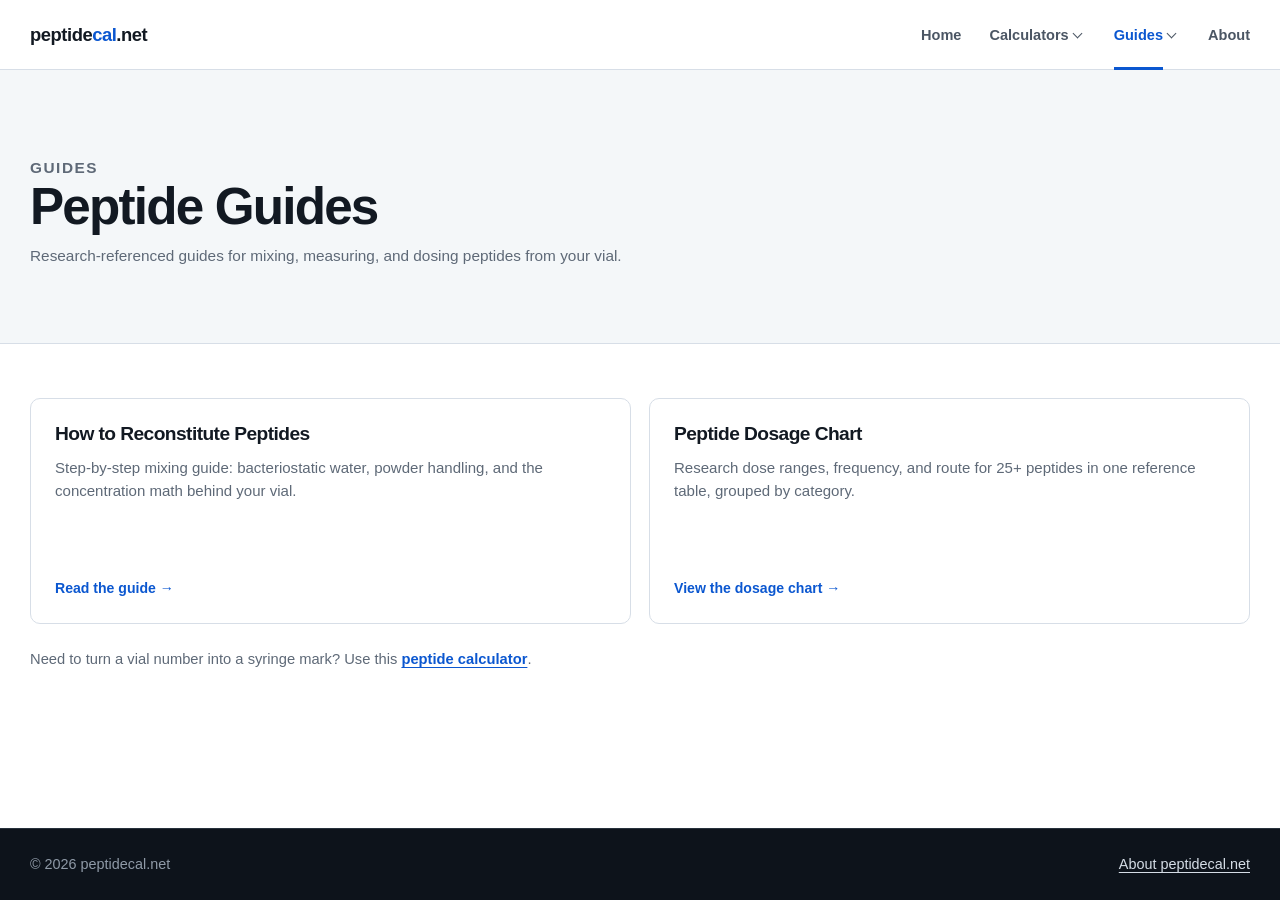
<file: guides/index.html>
<!doctype html>
<html lang="en">
<head>
  <meta charset="utf-8">
  <meta name="viewport" content="width=device-width, initial-scale=1">
  <meta name="robots" content="index,follow">
  <link rel="icon" href="/favicon.ico" sizes="48x48">
  <link rel="icon" type="image/png" sizes="48x48" href="/assets/favicon-48x48.png">
  <link rel="icon" type="image/png" sizes="192x192" href="/assets/favicon-192x192.png">
  <link rel="icon" type="image/svg+xml" href="/assets/favicon.svg">
  <link rel="apple-touch-icon" sizes="180x180" href="/assets/apple-touch-icon.png">
  <title>Peptide Guides — Reconstitution &amp; Dosage Reference</title>
  <meta name="description" content="Practical, research-referenced guides for working with peptide vials and syringes — from reconstitution and concentration math to a 25+ peptide dosage reference chart.">
  <link rel="canonical" href="https://peptidecal.net/guides/">
  <link rel="stylesheet" href="../assets/styles.css">
</head>
<body class="guides-directory-page">
  <header class="site-header"><div class="container nav-wrap"><a class="brand" href="/" aria-label="peptidecal.net home">peptide<span>cal</span>.net</a><nav aria-label="Primary navigation"><a href="/">Home</a><div class="dropdown"><a class="dropdown-link" href="/" aria-haspopup="true">Calculators</a><button class="dropdown-toggle" type="button" aria-expanded="false" aria-controls="calculators-menu" aria-label="Open Calculators menu"></button><div class="dropdown-menu" id="calculators-menu" role="menu"><a href="/calculators/peptide-reconstitution-calculator/" role="menuitem">Peptide Reconstitution Calculator</a><a href="/calculators/peptide-dosage-calculator/" role="menuitem">Peptide Dosage Calculator</a></div></div><div class="dropdown"><a class="dropdown-link" href="/guides/" aria-current="page" aria-haspopup="true">Guides</a><button class="dropdown-toggle" type="button" aria-expanded="false" aria-controls="guides-menu" aria-label="Open Guides menu"></button><div class="dropdown-menu" id="guides-menu" role="menu"><a href="/guides/how-to-reconstitute-peptides/" role="menuitem">How to Reconstitute Peptides</a><a href="/guides/peptide-dosage-chart/" role="menuitem">Peptide Dosage Chart</a></div></div><a href="/about/">About</a></nav></div></header>
  <main class="guides-page">
    <section class="guides-hero"><div class="container"><div class="section-heading"><div><p class="section-kicker">Guides</p><h1>Peptide Guides</h1></div><p>Research-referenced guides for mixing, measuring, and dosing peptides from your vial.</p></div></div></section>
    <section class="guides-directory"><div class="container"><div class="guides-grid">
      <a class="guide-card" href="/guides/how-to-reconstitute-peptides/"><h2 class="guide-card-title">How to Reconstitute Peptides</h2><p>Step-by-step mixing guide: bacteriostatic water, powder handling, and the concentration math behind your vial.</p><span class="guide-card-link">Read the guide <span aria-hidden="true">→</span></span></a>
      <a class="guide-card" href="/guides/peptide-dosage-chart/"><h2 class="guide-card-title">Peptide Dosage Chart</h2><p>Research dose ranges, frequency, and route for 25+ peptides in one reference table, grouped by category.</p><span class="guide-card-link">View the dosage chart <span aria-hidden="true">→</span></span></a>
    </div><p class="guides-calc-cta">Need to turn a vial number into a syringe mark? Use this <a href="/">peptide calculator</a>.</p></div></section>
  </main>
  <footer><div class="container footer-wrap"><span>© 2026 peptidecal.net</span><a href="/about/">About peptidecal.net</a></div></footer>
  <script defer src="../assets/nav-dropdown.js"></script>
</body>
</html>
</file>
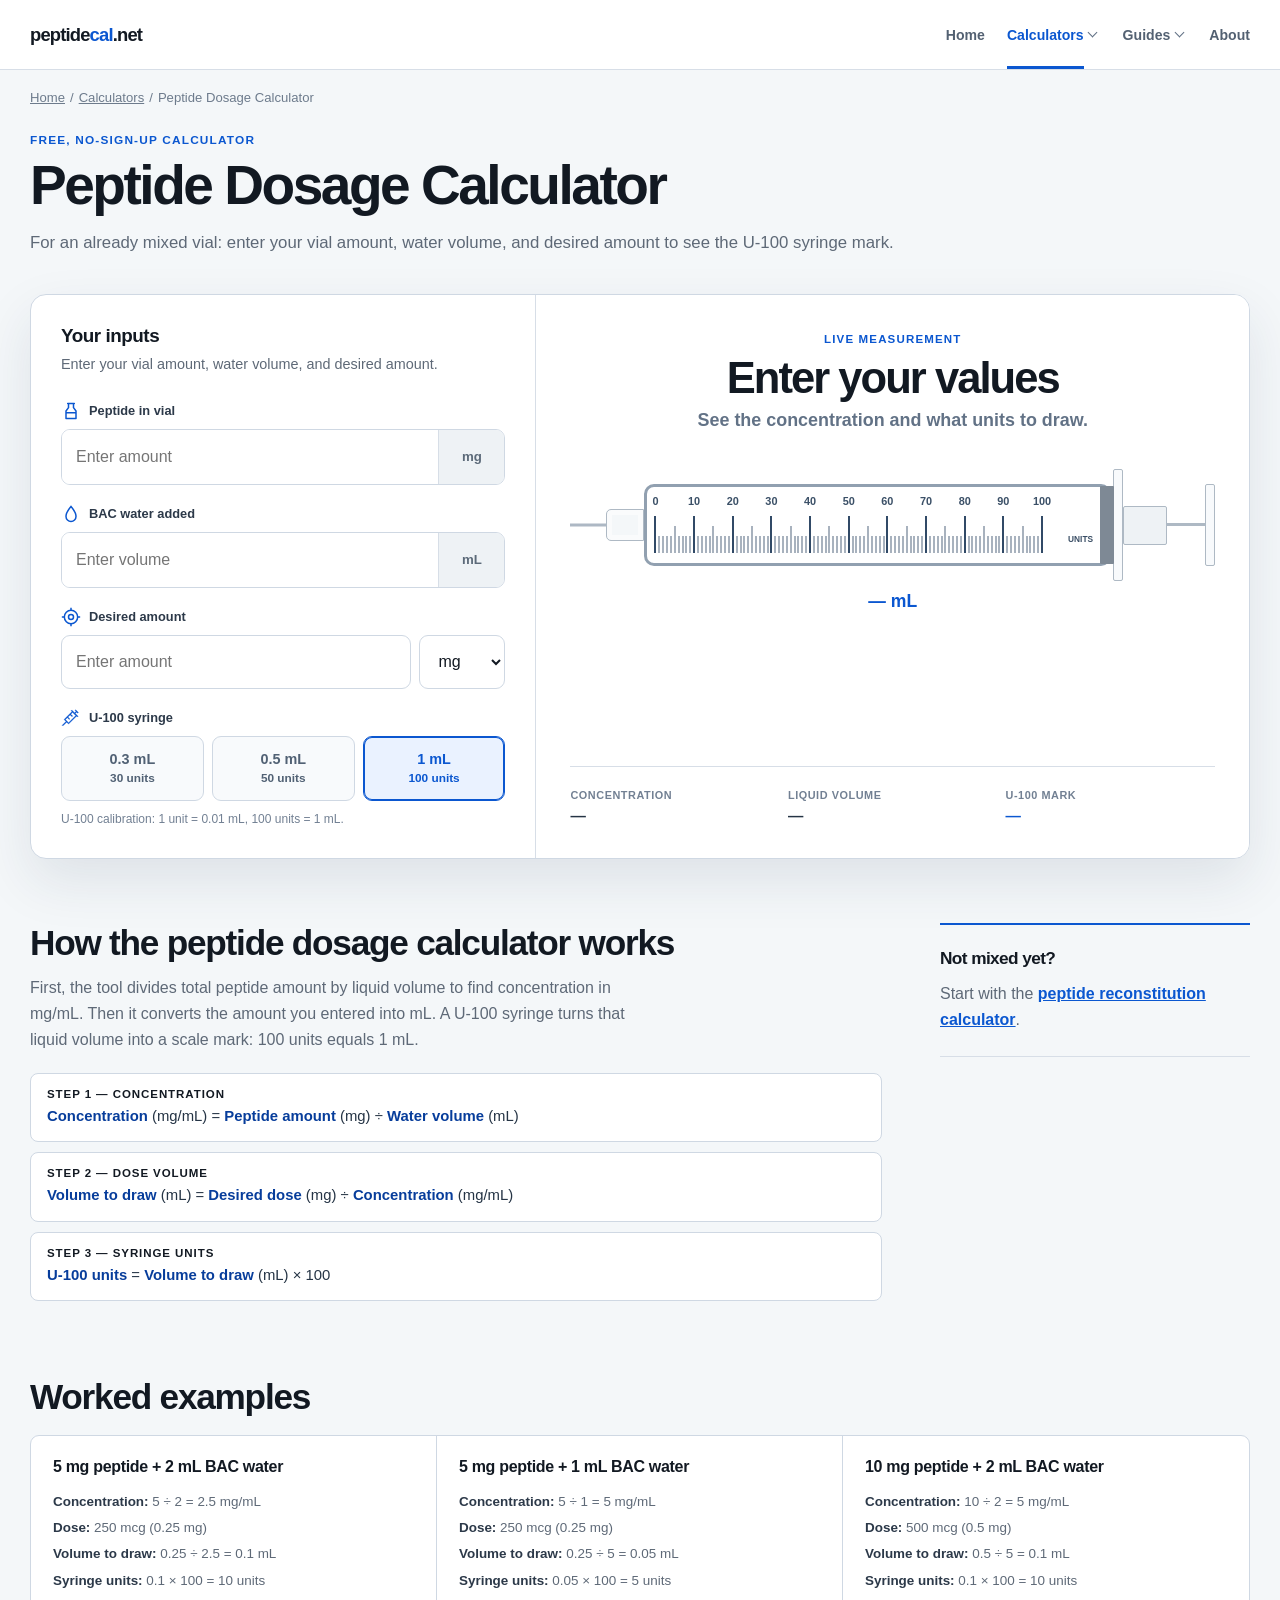
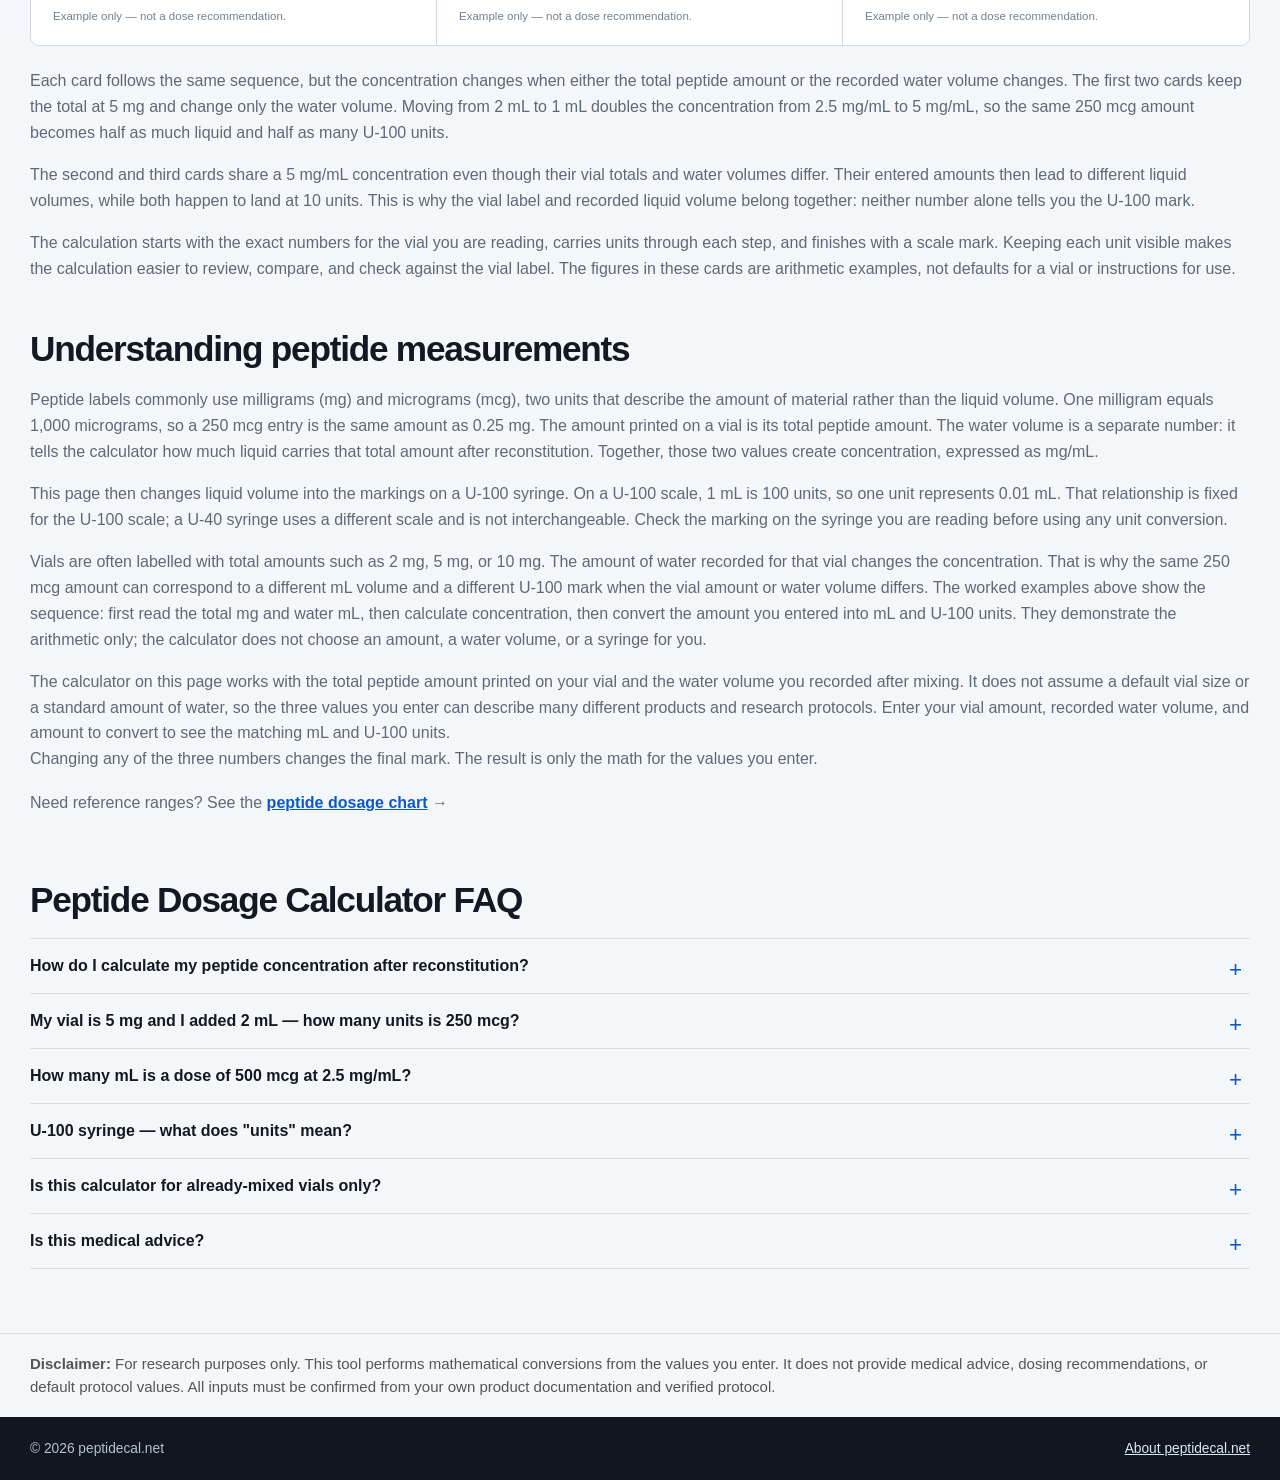
<file: calculators/peptide-dosage-calculator/index.html>
<!doctype html>
<html lang="en">
<head>
  <meta charset="utf-8">
  <meta name="viewport" content="width=device-width, initial-scale=1">
  <meta name="robots" content="index,follow">
  <link rel="icon" href="/favicon.ico" sizes="48x48">
  <link rel="icon" type="image/png" sizes="48x48" href="/assets/favicon-48x48.png">
  <link rel="icon" type="image/png" sizes="192x192" href="/assets/favicon-192x192.png">
  <link rel="icon" type="image/svg+xml" href="/assets/favicon.svg">
  <link rel="apple-touch-icon" sizes="180x180" href="/assets/apple-touch-icon.png">
  <title>Peptide Dosage Calculator — U-100 Syringe Units From mg/mL</title>
  <meta name="description" content="This peptide dosage calculator turns your vial's mg and mL into exact U-100 syringe units. Free, no sign-up. Research use only — not medical advice.">
  <link rel="canonical" href="https://peptidecal.net/calculators/peptide-dosage-calculator/">
  <meta property="og:type" content="website"><meta property="og:url" content="https://peptidecal.net/calculators/peptide-dosage-calculator/"><meta property="og:title" content="Peptide Dosage Calculator — U-100 Syringe Units From mg/mL"><meta property="og:description" content="Find the exact U-100 syringe units for your peptide dose from your vial's mg and mL."><meta property="og:image" content="https://peptidecal.net/assets/lab-measurement-hero.png">
  <meta name="twitter:card" content="summary"><meta name="twitter:title" content="Peptide Dosage Calculator — U-100 Syringe Units From mg/mL"><meta name="twitter:description" content="Find the exact U-100 syringe units for your peptide dose from your vial's mg and mL."><meta name="twitter:image" content="https://peptidecal.net/assets/lab-measurement-hero.png">
  <script type="application/ld+json">{"@context":"https://schema.org","@graph":[{"@type":"WebApplication","@id":"https://peptidecal.net/calculators/peptide-dosage-calculator/#app","name":"Peptide Dosage Calculator","url":"https://peptidecal.net/calculators/peptide-dosage-calculator/","applicationCategory":"UtilitiesApplication","operatingSystem":"Any","description":"A browser-based calculator that converts a user-entered peptide concentration and target amount into milliliters and U-100 syringe units."},{"@type":"BreadcrumbList","itemListElement":[{"@type":"ListItem","position":1,"name":"Home","item":"https://peptidecal.net/"},{"@type":"ListItem","position":2,"name":"Calculators","item":"https://peptidecal.net/"},{"@type":"ListItem","position":3,"name":"Peptide Dosage Calculator","item":"https://peptidecal.net/calculators/peptide-dosage-calculator/"}]},{"@type":"FAQPage","mainEntity":[{"@type":"Question","name":"How do I calculate my peptide concentration after reconstitution?","acceptedAnswer":{"@type":"Answer","text":"Divide the total peptide amount in mg by the liquid volume in mL. For example, a 5 mg vial with 2 mL of water gives you 2.5 mg/mL (5 ÷ 2 = 2.5). The calculator does this step automatically from your vial numbers."}},{"@type":"Question","name":"My vial is 5 mg and I added 2 mL — how many units is 250 mcg?","acceptedAnswer":{"@type":"Answer","text":"At 5 mg / 2 mL, your concentration is 2.5 mg/mL. 250 mcg = 0.25 mg. 0.25 mg ÷ 2.5 mg/mL = 0.1 mL. On a U-100 syringe, 0.1 mL = 10 units. Enter those numbers into the calculator above to see the same result."}},{"@type":"Question","name":"How many mL is a dose of 500 mcg at 2.5 mg/mL?","acceptedAnswer":{"@type":"Answer","text":"500 mcg = 0.5 mg. 0.5 mg ÷ 2.5 mg/mL = 0.2 mL. On a U-100 syringe, that is 20 units. The calculator converts the mg or mcg you enter directly to mL and units."}},{"@type":"Question","name":"U-100 syringe — what does \"units\" mean?","acceptedAnswer":{"@type":"Answer","text":"A U-100 insulin syringe is marked so that 100 units = 1 mL. Each unit is 0.01 mL. The calculator uses this fixed conversion: mL × 100 = units. It works for 0.3 mL (30-unit), 0.5 mL (50-unit), and 1 mL (100-unit) syringes."}},{"@type":"Question","name":"Is this calculator for already-mixed vials only?","acceptedAnswer":{"@type":"Answer","text":"Yes — this page is for vials you have already reconstituted. If your peptide is still a dry powder, use the peptide reconstitution calculator instead to work out your BAC water volume and concentration first. Then come back here for the dose math."}},{"@type":"Question","name":"Is this medical advice?","acceptedAnswer":{"@type":"Answer","text":"No. This calculator performs mathematical conversions from the numbers you enter. It does not select a dose, product, schedule, or method of use. All information is for research reference only."}}]}]}</script>
  <link rel="stylesheet" href="../../assets/calculator-pages.css">
</head>
<body class="calculator-page calculator-dosage-page">
  <header class="site-header"><div class="container nav-wrap"><a class="brand" href="/" aria-label="peptidecal.net home">peptide<span>cal</span>.net</a><nav aria-label="Primary navigation"><a href="/">Home</a><div class="dropdown"><a class="dropdown-link" href="/" aria-current="page" aria-haspopup="true">Calculators</a><button class="dropdown-toggle" type="button" aria-expanded="false" aria-controls="calculators-menu" aria-label="Open Calculators menu"></button><div class="dropdown-menu" id="calculators-menu" role="menu"><a href="/calculators/peptide-reconstitution-calculator/" role="menuitem">Peptide Reconstitution Calculator</a><a href="/calculators/peptide-dosage-calculator/" role="menuitem">Peptide Dosage Calculator</a></div></div><div class="dropdown"><a class="dropdown-link" href="/guides/" aria-haspopup="true">Guides</a><button class="dropdown-toggle" type="button" aria-expanded="false" aria-controls="guides-menu" aria-label="Open Guides menu"></button><div class="dropdown-menu" id="guides-menu" role="menu"><a href="/guides/how-to-reconstitute-peptides/" role="menuitem">How to Reconstitute Peptides</a><a href="/guides/peptide-dosage-chart/" role="menuitem">Peptide Dosage Chart</a></div></div><a href="/about/">About</a></nav></div></header>
  <main class="calculator-main"><div class="container"><p class="crumbs"><a href="/">Home</a><span aria-hidden="true">/</span><a href="/">Calculators</a><span aria-hidden="true">/</span>Peptide Dosage Calculator</p><p class="eyebrow">Free, no-sign-up calculator</p><h1>Peptide Dosage Calculator</h1><p class="tool-intro">For an already mixed vial: enter your vial amount, water volume, and desired amount to see the U-100 syringe mark.</p>
    <section class="calculator-shell" data-calculator-tool aria-label="Peptide dosage calculator"><form class="calculator-form-panel" novalidate><h2>Your inputs</h2><p>Enter your vial amount, water volume, and desired amount.</p><div class="calculator-field"><label for="dosage-total-mg">Peptide in vial</label><div class="calculator-input-wrap"><input id="dosage-total-mg" data-total-mg type="number" min="0.0001" step="any" inputmode="decimal" placeholder="Enter amount"><span>mg</span></div></div><div class="calculator-field"><label for="dosage-liquid-ml">BAC water added</label><div class="calculator-input-wrap"><input id="dosage-liquid-ml" data-liquid-ml type="number" min="0.0001" step="any" inputmode="decimal" placeholder="Enter volume"><span>mL</span></div></div><div class="calculator-field"><label for="dosage-amount">Desired amount</label><div class="calculator-target"><input id="dosage-amount" data-amount type="number" min="0.0001" step="any" inputmode="decimal" placeholder="Enter amount"><select data-amount-unit aria-label="Desired amount unit"><option value="mg" selected>mg</option><option value="mcg">mcg</option></select></div></div><div class="calculator-field"><label>U-100 syringe</label><div class="calculator-capacities" role="group" aria-label="U-100 syringe capacity"><button type="button" data-capacity-button="0.3" aria-pressed="false"><strong>0.3 mL</strong><span>30 units</span></button><button type="button" data-capacity-button="0.5" aria-pressed="false"><strong>0.5 mL</strong><span>50 units</span></button><button type="button" data-capacity-button="1" aria-pressed="true"><strong>1 mL</strong><span>100 units</span></button></div><p class="calculator-capacity-note">U-100 calibration: 1 unit = 0.01 mL, 100 units = 1 mL.</p><select data-capacity hidden><option value="0.3">0.3</option><option value="0.5">0.5</option><option value="1" selected>1</option></select></div></form><section class="calculator-result-panel" data-result-panel aria-live="polite" aria-labelledby="dosage-result-heading"><p class="calculator-kicker">Live measurement</p><h2 id="dosage-result-heading" data-result-heading>Enter your values</h2><p class="calculator-result-line" data-result-line>See the concentration and what units to draw.</p><div class="calculator-syringe" aria-label="Visual U-100 syringe measurement"><div class="calculator-syringe-body"><span class="calculator-needle" aria-hidden="true"></span><div class="calculator-barrel"><div class="calculator-scale"><div class="calculator-fill" data-fill></div><div class="calculator-ticks" data-ticks aria-hidden="true"></div><div class="calculator-labels" data-labels aria-hidden="true"></div><div class="calculator-marker" data-marker></div></div><span class="calculator-units-label" aria-hidden="true">UNITS</span></div><span class="calculator-plunger" aria-hidden="true"><span class="calculator-stopper"></span><span class="calculator-flange"></span><span class="calculator-rod"></span><span class="calculator-thumb"></span></span></div><p class="calculator-volume-readout" data-volume-readout>— mL</p></div><div class="calculator-result-values"><div><span>Concentration</span><strong data-concentration>—</strong><small data-concentration-math></small></div><div><span>Liquid volume</span><strong data-volume>—</strong><small data-volume-math></small></div><div><span>U-100 mark</span><strong data-units>—</strong><small data-units-math></small></div></div><p class="calculator-result-note" data-result-note></p></section></section></div>
    <section class="calculator-explainer calculator-dosage-explainer container"><article class="calculator-dosage-overview"><h2>How the peptide dosage calculator works</h2><p>First, the tool divides total peptide amount by liquid volume to find concentration in mg/mL. Then it converts the amount you entered into mL. A U-100 syringe turns that liquid volume into a scale mark: 100 units equals 1 mL.</p><ol class="calculator-formula-steps" aria-label="Peptide dosage calculation steps"><li><span>Step 1 — Concentration</span><p><strong>Concentration</strong> (mg/mL) = <strong>Peptide amount</strong> (mg) ÷ <strong>Water volume</strong> (mL)</p></li><li><span>Step 2 — Dose volume</span><p><strong>Volume to draw</strong> (mL) = <strong>Desired dose</strong> (mg) ÷ <strong>Concentration</strong> (mg/mL)</p></li><li><span>Step 3 — Syringe units</span><p><strong>U-100 units</strong> = <strong>Volume to draw</strong> (mL) × 100</p></li></ol></article><aside class="calculator-route"><h2>Not mixed yet?</h2><p>Start with the <a href="/calculators/peptide-reconstitution-calculator/">peptide reconstitution calculator</a>.</p></aside><section class="calculator-dosage-reference"><section class="calculator-worked-examples" aria-labelledby="worked-examples-heading"><h2 id="worked-examples-heading">Worked examples</h2><div class="calculator-example-grid"><section class="calculator-example-card"><h3>5 mg peptide + 2 mL BAC water</h3><ul><li><strong>Concentration:</strong> 5 ÷ 2 = 2.5 mg/mL</li><li><strong>Dose:</strong> 250 mcg (0.25 mg)</li><li><strong>Volume to draw:</strong> 0.25 ÷ 2.5 = 0.1 mL</li><li><strong>Syringe units:</strong> 0.1 × 100 = 10 units</li></ul><p class="calculator-example-note">Example only — not a dose recommendation.</p></section><section class="calculator-example-card"><h3>5 mg peptide + 1 mL BAC water</h3><ul><li><strong>Concentration:</strong> 5 ÷ 1 = 5 mg/mL</li><li><strong>Dose:</strong> 250 mcg (0.25 mg)</li><li><strong>Volume to draw:</strong> 0.25 ÷ 5 = 0.05 mL</li><li><strong>Syringe units:</strong> 0.05 × 100 = 5 units</li></ul><p class="calculator-example-note">Example only — not a dose recommendation.</p></section><section class="calculator-example-card"><h3>10 mg peptide + 2 mL BAC water</h3><ul><li><strong>Concentration:</strong> 10 ÷ 2 = 5 mg/mL</li><li><strong>Dose:</strong> 500 mcg (0.5 mg)</li><li><strong>Volume to draw:</strong> 0.5 ÷ 5 = 0.1 mL</li><li><strong>Syringe units:</strong> 0.1 × 100 = 10 units</li></ul><p class="calculator-example-note">Example only — not a dose recommendation.</p></section></div><div class="calculator-example-context"><p>Each card follows the same sequence, but the concentration changes when either the total peptide amount or the recorded water volume changes. The first two cards keep the total at 5 mg and change only the water volume. Moving from 2 mL to 1 mL doubles the concentration from 2.5 mg/mL to 5 mg/mL, so the same 250 mcg amount becomes half as much liquid and half as many U-100 units.</p><p>The second and third cards share a 5 mg/mL concentration even though their vial totals and water volumes differ. Their entered amounts then lead to different liquid volumes, while both happen to land at 10 units. This is why the vial label and recorded liquid volume belong together: neither number alone tells you the U-100 mark.</p><p>The calculation starts with the exact numbers for the vial you are reading, carries units through each step, and finishes with a scale mark. Keeping each unit visible makes the calculation easier to review, compare, and check against the vial label. The figures in these cards are arithmetic examples, not defaults for a vial or instructions for use.</p></div></section><section class="calculator-measurements" aria-labelledby="peptide-measurements-heading"><h2 id="peptide-measurements-heading">Understanding peptide measurements</h2><p>Peptide labels commonly use milligrams (mg) and micrograms (mcg), two units that describe the amount of material rather than the liquid volume. One milligram equals 1,000 micrograms, so a 250 mcg entry is the same amount as 0.25 mg. The amount printed on a vial is its total peptide amount. The water volume is a separate number: it tells the calculator how much liquid carries that total amount after reconstitution. Together, those two values create concentration, expressed as mg/mL.</p><p>This page then changes liquid volume into the markings on a U-100 syringe. On a U-100 scale, 1 mL is 100 units, so one unit represents 0.01 mL. That relationship is fixed for the U-100 scale; a U-40 syringe uses a different scale and is not interchangeable. Check the marking on the syringe you are reading before using any unit conversion.</p><p>Vials are often labelled with total amounts such as 2 mg, 5 mg, or 10 mg. The amount of water recorded for that vial changes the concentration. That is why the same 250 mcg amount can correspond to a different mL volume and a different U-100 mark when the vial amount or water volume differs. The worked examples above show the sequence: first read the total mg and water mL, then calculate concentration, then convert the amount you entered into mL and U-100 units. They demonstrate the arithmetic only; the calculator does not choose an amount, a water volume, or a syringe for you.</p><p>The calculator on this page works with the total peptide amount printed on your vial and the water volume you recorded after mixing. It does not assume a default vial size or a standard amount of water, so the three values you enter can describe many different products and research protocols. Enter your vial amount, recorded water volume, and amount to convert to see the matching mL and U-100 units.</p></section><p>Changing any of the three numbers changes the final mark. The result is only the math for the values you enter.</p><p class="calculator-guide-link">Need reference ranges? See the <a href="/guides/peptide-dosage-chart/">peptide dosage chart</a> →</p></section></section>
    <section class="calculator-faq container"><h2>Peptide Dosage Calculator FAQ</h2><details><summary>How do I calculate my peptide concentration after reconstitution?</summary><p>Divide the total peptide amount in mg by the liquid volume in mL. For example, a 5 mg vial with 2 mL of water gives you 2.5 mg/mL (5 ÷ 2 = 2.5). The calculator does this step automatically from your vial numbers.</p></details><details><summary>My vial is 5 mg and I added 2 mL — how many units is 250 mcg?</summary><p>At 5 mg / 2 mL, your concentration is 2.5 mg/mL. 250 mcg = 0.25 mg. 0.25 mg ÷ 2.5 mg/mL = 0.1 mL. On a U-100 syringe, 0.1 mL = 10 units. Enter those numbers into the calculator above to see the same result.</p></details><details><summary>How many mL is a dose of 500 mcg at 2.5 mg/mL?</summary><p>500 mcg = 0.5 mg. 0.5 mg ÷ 2.5 mg/mL = 0.2 mL. On a U-100 syringe, that is 20 units. The calculator converts the mg or mcg you enter directly to mL and units.</p></details><details><summary>U-100 syringe — what does "units" mean?</summary><p>A U-100 insulin syringe is marked so that 100 units = 1 mL. Each unit is 0.01 mL. The calculator uses this fixed conversion: mL × 100 = units. It works for 0.3 mL (30-unit), 0.5 mL (50-unit), and 1 mL (100-unit) syringes.</p></details><details><summary>Is this calculator for already-mixed vials only?</summary><p>Yes — this page is for vials you have already reconstituted. If your peptide is still a dry powder, use the <a href="/calculators/peptide-reconstitution-calculator/">peptide reconstitution calculator</a> instead to work out your BAC water volume and concentration first. Then come back here for the dose math.</p></details><details><summary>Is this medical advice?</summary><p>No. This calculator performs mathematical conversions from the numbers you enter. It does not select a dose, product, schedule, or method of use. All information is for research reference only.</p></details></section>
    <section class="calculator-disclaimer"><div class="container"><p><strong>Disclaimer:</strong> For research purposes only. This tool performs mathematical conversions from the values you enter. It does not provide medical advice, dosing recommendations, or default protocol values. All inputs must be confirmed from your own product documentation and verified protocol.</p></div></section>
  </main>
  <footer><div class="container footer-wrap"><span>© 2026 peptidecal.net</span><a href="/about/">About peptidecal.net</a></div></footer>
  <script defer src="../../assets/nav-dropdown.js"></script><script defer src="../../assets/calculator-pages.js"></script>
</body>
</html>
</file>
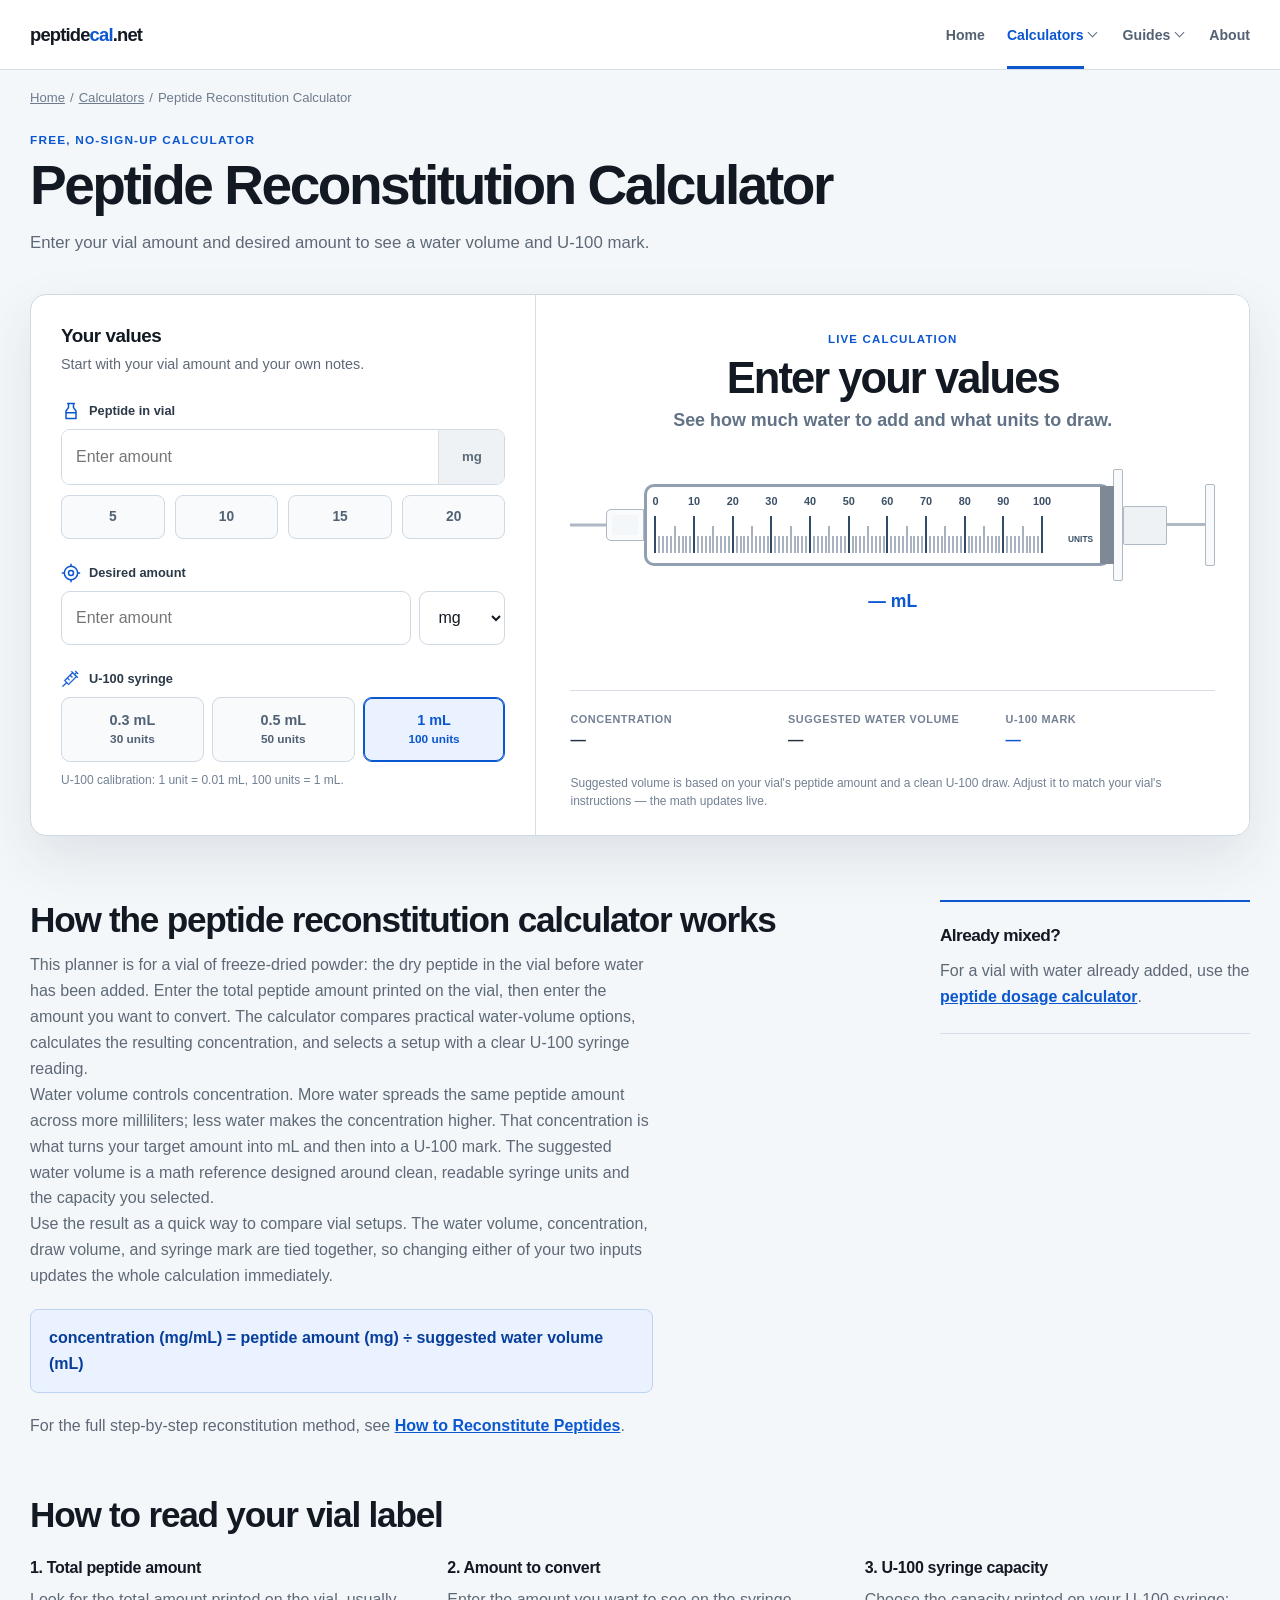
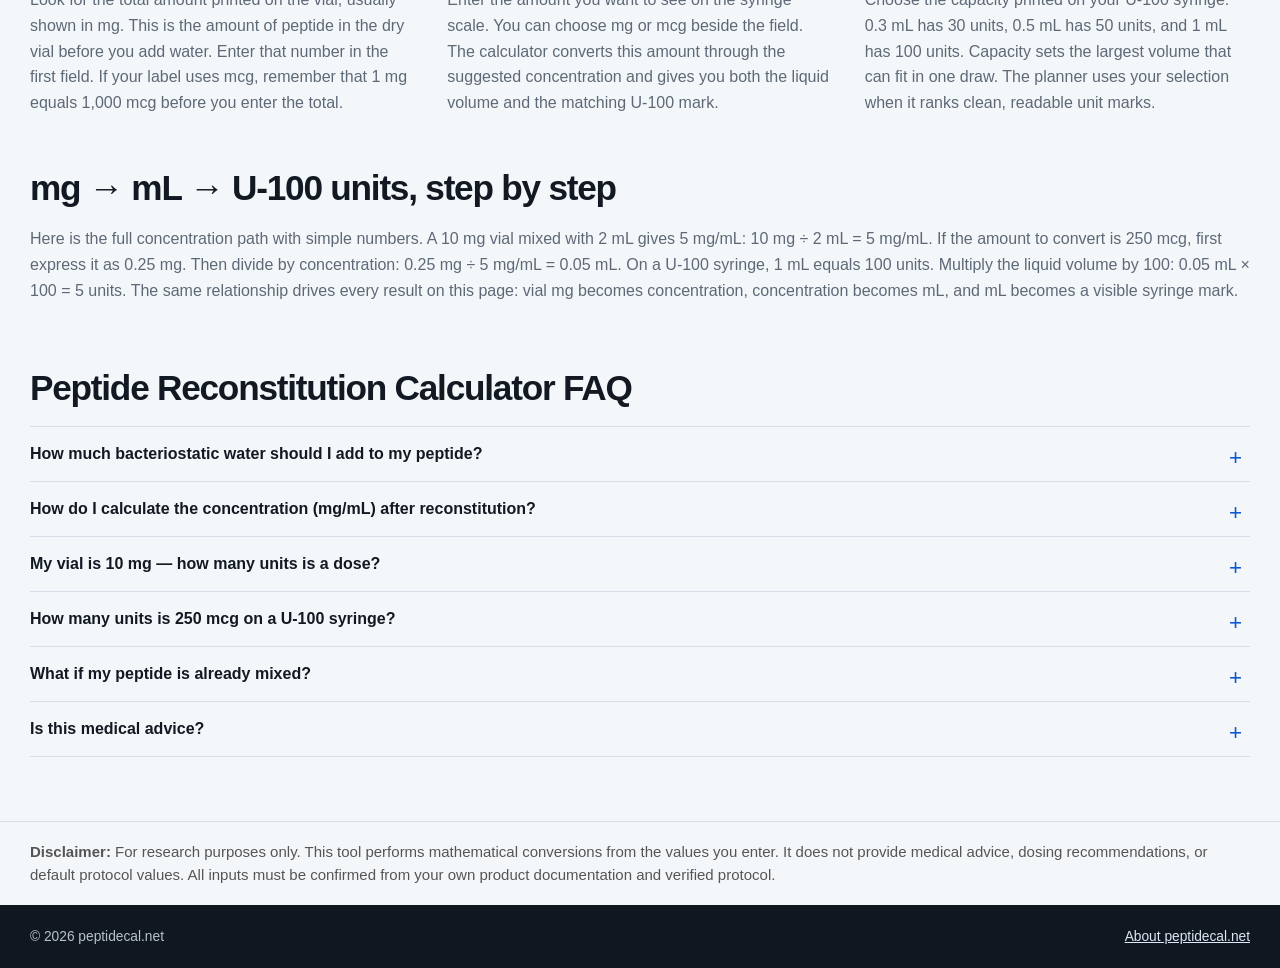
<file: calculators/peptide-reconstitution-calculator/index.html>
<!doctype html>
<html lang="en">
<head>
  <meta charset="utf-8">
  <meta name="viewport" content="width=device-width, initial-scale=1">
  <meta name="robots" content="index,follow">
  <link rel="icon" href="/favicon.ico" sizes="48x48">
  <link rel="icon" type="image/png" sizes="48x48" href="/assets/favicon-48x48.png">
  <link rel="icon" type="image/png" sizes="192x192" href="/assets/favicon-192x192.png">
  <link rel="icon" type="image/svg+xml" href="/assets/favicon.svg">
  <link rel="apple-touch-icon" sizes="180x180" href="/assets/apple-touch-icon.png">
  <title>Peptide Reconstitution Calculator — BAC Water &amp; Units</title>
  <meta name="description" content="Peptide reconstitution calculator: enter vial mg and target dose for a suggested water volume, concentration, and U-100 units. Research reference only.">
  <link rel="canonical" href="https://peptidecal.net/calculators/peptide-reconstitution-calculator/">
  <meta property="og:type" content="website">
  <meta property="og:url" content="https://peptidecal.net/calculators/peptide-reconstitution-calculator/">
  <meta property="og:title" content="Peptide Reconstitution Calculator — BAC Water &amp; Units">
  <meta property="og:description" content="Peptide reconstitution calculator: enter vial mg and target dose for a suggested water volume, concentration, and U-100 units. Research reference only.">
  <meta property="og:image" content="https://peptidecal.net/assets/lab-measurement-hero.png">
  <meta name="twitter:card" content="summary">
  <meta name="twitter:title" content="Peptide Reconstitution Calculator — BAC Water &amp; Units">
  <meta name="twitter:description" content="Peptide reconstitution calculator: enter vial mg and target dose for a suggested water volume, concentration, and U-100 units. Research reference only.">
  <meta name="twitter:image" content="https://peptidecal.net/assets/lab-measurement-hero.png">
  <script type="application/ld+json">{"@context":"https://schema.org","@graph":[{"@type":"WebApplication","@id":"https://peptidecal.net/calculators/peptide-reconstitution-calculator/#app","name":"Peptide Reconstitution Calculator","url":"https://peptidecal.net/calculators/peptide-reconstitution-calculator/","applicationCategory":"UtilitiesApplication","operatingSystem":"Any","description":"A browser utility that suggests a reconstitution water volume from a vial's peptide amount and target dose, then shows the resulting concentration and U-100 syringe mark."},{"@type":"BreadcrumbList","itemListElement":[{"@type":"ListItem","position":1,"name":"Home","item":"https://peptidecal.net/"},{"@type":"ListItem","position":2,"name":"Calculators","item":"https://peptidecal.net/"},{"@type":"ListItem","position":3,"name":"Peptide Reconstitution Calculator","item":"https://peptidecal.net/calculators/peptide-reconstitution-calculator/"}]},{"@type":"FAQPage","mainEntity":[{"@type":"Question","name":"How much bacteriostatic water should I add to my peptide?","acceptedAnswer":{"@type":"Answer","text":"Enter your vial's peptide amount and target dose — the tool suggests a water volume that gives a clean U-100 draw, and the concentration and syringe mark update live. Treat it as a starting point and follow your vial's own instructions if it specifies a volume."}},{"@type":"Question","name":"How do I calculate the concentration (mg/mL) after reconstitution?","acceptedAnswer":{"@type":"Answer","text":"Divide the peptide amount on the vial by the water volume used. A 10 mg vial mixed with 2 mL gives 5 mg/mL. Enter both in the calculator and it does the rest."}},{"@type":"Question","name":"My vial is 10 mg — how many units is a dose?","acceptedAnswer":{"@type":"Answer","text":"It depends on the water volume and your target dose. Example: 10 mg in 2 mL = 5 mg/mL; a 250 mcg dose is 0.05 mL = 5 units on a U-100 syringe. Enter your own numbers for your exact mark."}},{"@type":"Question","name":"How many units is 250 mcg on a U-100 syringe?","acceptedAnswer":{"@type":"Answer","text":"Convert the dose to mL by dividing by concentration, then multiply by 100. At 5 mg/mL (10 mg in 2 mL), 250 mcg = 5 units."}},{"@type":"Question","name":"What if my peptide is already mixed?","acceptedAnswer":{"@type":"Answer","text":"This calculator is for dry vials that still need water. If water is already in your vial, use the Peptide Dosage Calculator to turn your concentration into syringe units."}},{"@type":"Question","name":"Is this medical advice?","acceptedAnswer":{"@type":"Answer","text":"No. The tool does unit math and suggests a reconstitution volume; it does not choose a dose, schedule, product, or method of use. For research purposes only."}}]}]}</script>
  <link rel="stylesheet" href="../../assets/calculator-pages.css">
</head>
<body class="calculator-page calculator-planner-page">
  <header class="site-header">
    <div class="container nav-wrap">
      <a class="brand" href="/" aria-label="peptidecal.net home">peptide<span>cal</span>.net</a>
      <nav aria-label="Primary navigation">
        <a href="/">Home</a>
        <div class="dropdown"><a class="dropdown-link" href="/" aria-current="page" aria-haspopup="true">Calculators</a><button class="dropdown-toggle" type="button" aria-expanded="false" aria-controls="calculators-menu" aria-label="Open Calculators menu"></button><div class="dropdown-menu" id="calculators-menu" role="menu"><a href="/calculators/peptide-reconstitution-calculator/" role="menuitem">Peptide Reconstitution Calculator</a><a href="/calculators/peptide-dosage-calculator/" role="menuitem">Peptide Dosage Calculator</a></div></div>
        <div class="dropdown"><a class="dropdown-link" href="/guides/" aria-haspopup="true">Guides</a><button class="dropdown-toggle" type="button" aria-expanded="false" aria-controls="guides-menu" aria-label="Open Guides menu"></button><div class="dropdown-menu" id="guides-menu" role="menu"><a href="/guides/how-to-reconstitute-peptides/" role="menuitem">How to Reconstitute Peptides</a><a href="/guides/peptide-dosage-chart/" role="menuitem">Peptide Dosage Chart</a></div></div>
        <a href="/about/">About</a>
      </nav>
    </div>
  </header>
  <main class="calculator-main">
    <div class="container">
      <p class="crumbs"><a href="/">Home</a><span aria-hidden="true">/</span><a href="/">Calculators</a><span aria-hidden="true">/</span>Peptide Reconstitution Calculator</p>
      <p class="eyebrow">Free, no-sign-up calculator</p>
      <h1>Peptide Reconstitution Calculator</h1>
      <p class="tool-intro">Enter your vial amount and desired amount to see a water volume and U-100 mark.</p>

      <section class="calculator-shell" data-calculator-tool data-calculator-mode="planner" aria-label="Peptide reconstitution calculator">
        <form class="calculator-form-panel" novalidate>
          <h2>Your values</h2>
          <p>Start with your vial amount and your own notes.</p>
        <div class="calculator-field"><label for="recon-total-mg">Peptide in vial</label><div class="calculator-input-wrap"><input id="recon-total-mg" data-total-mg type="number" min="0.0001" step="any" inputmode="decimal" placeholder="Enter amount"><span>mg</span></div><div class="calculator-quick-chips" data-quick-chips="recon-total-mg" aria-label="Common peptide amounts"><button type="button" data-value="5" aria-pressed="false">5</button><button type="button" data-value="10" aria-pressed="false">10</button><button type="button" data-value="15" aria-pressed="false">15</button><button type="button" data-value="20" aria-pressed="false">20</button></div></div>
          <div class="calculator-field"><label for="recon-amount">Desired amount</label><div class="calculator-target"><input id="recon-amount" data-amount type="number" min="0.0001" step="any" inputmode="decimal" placeholder="Enter amount"><select data-amount-unit aria-label="Desired amount unit"><option value="mg" selected>mg</option><option value="mcg">mcg</option></select></div></div>
          <div class="calculator-field"><label>U-100 syringe</label><div class="calculator-capacities" role="group" aria-label="U-100 syringe capacity"><button type="button" data-capacity-button="0.3" aria-pressed="false"><strong>0.3 mL</strong><span>30 units</span></button><button type="button" data-capacity-button="0.5" aria-pressed="false"><strong>0.5 mL</strong><span>50 units</span></button><button type="button" data-capacity-button="1" aria-pressed="true"><strong>1 mL</strong><span>100 units</span></button></div><p class="calculator-capacity-note" data-capacity-note>U-100 calibration: 1 unit = 0.01 mL, 100 units = 1 mL.</p><select data-capacity hidden><option value="0.3">0.3</option><option value="0.5">0.5</option><option value="1" selected>1</option></select></div>
        </form>
        <section class="calculator-result-panel" data-result-panel aria-live="polite" aria-labelledby="recon-result-heading">
          <p class="calculator-kicker">Live calculation</p>
          <h2 id="recon-result-heading" data-result-heading>Enter your values</h2>
          <p class="calculator-result-line" data-result-line>See how much water to add and what units to draw.</p>
          <div class="calculator-syringe" aria-label="Visual U-100 syringe measurement"><div class="calculator-syringe-body"><span class="calculator-needle" aria-hidden="true"></span><div class="calculator-barrel"><div class="calculator-scale"><div class="calculator-fill" data-fill></div><div class="calculator-ticks" data-ticks aria-hidden="true"></div><div class="calculator-labels" data-labels aria-hidden="true"></div><div class="calculator-marker" data-marker></div></div><span class="calculator-units-label" aria-hidden="true">UNITS</span></div><span class="calculator-plunger" aria-hidden="true"><span class="calculator-stopper"></span><span class="calculator-flange"></span><span class="calculator-rod"></span><span class="calculator-thumb"></span></span></div><p class="calculator-volume-readout" data-volume-readout>— mL</p></div>
          <div class="calculator-result-values"><div><span>Concentration</span><strong data-concentration>—</strong></div><div><span data-volume-label>Suggested water volume</span><strong data-volume>—</strong></div><div><span>U-100 mark</span><strong data-units>—</strong></div></div>
          <p class="calculator-result-note" data-result-note>Suggested volume is based on your vial's peptide amount and a clean U-100 draw. Adjust it to match your vial's instructions — the math updates live.</p>
        </section>
      </section>
    </div>

    <section class="calculator-explainer container">
      <article class="calculator-overview">
        <h2>How the peptide reconstitution calculator works</h2>
        <p>This planner is for a vial of freeze-dried powder: the dry peptide in the vial before water has been added. Enter the total peptide amount printed on the vial, then enter the amount you want to convert. The calculator compares practical water-volume options, calculates the resulting concentration, and selects a setup with a clear U-100 syringe reading.</p>
        <p>Water volume controls concentration. More water spreads the same peptide amount across more milliliters; less water makes the concentration higher. That concentration is what turns your target amount into mL and then into a U-100 mark. The suggested water volume is a math reference designed around clean, readable syringe units and the capacity you selected.</p>
        <p>Use the result as a quick way to compare vial setups. The water volume, concentration, draw volume, and syringe mark are tied together, so changing either of your two inputs updates the whole calculation immediately.</p>
        <p class="formula">concentration (mg/mL) = peptide amount (mg) ÷ suggested water volume (mL)</p>
        <p class="calculator-guide-link">For the full step-by-step reconstitution method, see <a href="/guides/how-to-reconstitute-peptides/">How to Reconstitute Peptides</a>.</p>

      </article>
      <aside class="calculator-route"><h2>Already mixed?</h2><p>For a vial with water already added, use the <a href="/calculators/peptide-dosage-calculator/">peptide dosage calculator</a>.</p></aside>
      <article class="calculator-reference">
        <section>
          <h2>How to read your vial label</h2>
          <div class="calculator-label-grid"><div><h3>1. Total peptide amount</h3><p>Look for the total amount printed on the vial, usually shown in mg. This is the amount of peptide in the dry vial before you add water. Enter that number in the first field. If your label uses mcg, remember that 1 mg equals 1,000 mcg before you enter the total.</p></div><div><h3>2. Amount to convert</h3><p>Enter the amount you want to see on the syringe scale. You can choose mg or mcg beside the field. The calculator converts this amount through the suggested concentration and gives you both the liquid volume and the matching U-100 mark.</p></div><div><h3>3. U-100 syringe capacity</h3><p>Choose the capacity printed on your U-100 syringe: 0.3 mL has 30 units, 0.5 mL has 50 units, and 1 mL has 100 units. Capacity sets the largest volume that can fit in one draw. The planner uses your selection when it ranks clean, readable unit marks.</p></div></div>
        </section>
        <section class="calculator-step-section">
          <h2>mg → mL → U-100 units, step by step</h2>
          <div class="calculator-step-grid"><p>Here is the full concentration path with simple numbers. A 10 mg vial mixed with 2 mL gives 5 mg/mL: 10 mg ÷ 2 mL = 5 mg/mL. If the amount to convert is 250 mcg, first express it as 0.25 mg. Then divide by concentration: 0.25 mg ÷ 5 mg/mL = 0.05 mL. On a U-100 syringe, 1 mL equals 100 units. Multiply the liquid volume by 100: 0.05 mL × 100 = 5 units. The same relationship drives every result on this page: vial mg becomes concentration, concentration becomes mL, and mL becomes a visible syringe mark.</p></div>
        </section>
      </article>
    </section>

    <section class="calculator-faq container">
      <h2>Peptide Reconstitution Calculator FAQ</h2>
      <details><summary>How much bacteriostatic water should I add to my peptide?</summary><p>Enter your vial's peptide amount and target dose — the tool suggests a water volume that gives a clean U-100 draw, and the concentration and syringe mark update live. Treat it as a starting point and follow your vial's own instructions if it specifies a volume.</p></details>
      <details><summary>How do I calculate the concentration (mg/mL) after reconstitution?</summary><p>Divide the peptide amount on the vial by the water volume used. A 10 mg vial mixed with 2 mL gives 5 mg/mL. Enter both in the calculator and it does the rest.</p></details>
      <details><summary>My vial is 10 mg — how many units is a dose?</summary><p>It depends on the water volume and your target dose. Example: 10 mg in 2 mL = 5 mg/mL; a 250 mcg dose is 0.05 mL = 5 units on a U-100 syringe. Enter your own numbers for your exact mark.</p></details>
      <details><summary>How many units is 250 mcg on a U-100 syringe?</summary><p>Convert the dose to mL by dividing by concentration, then multiply by 100. At 5 mg/mL (10 mg in 2 mL), 250 mcg = 5 units.</p></details>
      <details><summary>What if my peptide is already mixed?</summary><p>This calculator is for dry vials that still need water. If water is already in your vial, use the <a href="/calculators/peptide-dosage-calculator/">Peptide Dosage Calculator</a> to turn your concentration into syringe units.</p></details>
      <details><summary>Is this medical advice?</summary><p>No. The tool does unit math and suggests a reconstitution volume; it does not choose a dose, schedule, product, or method of use. For research purposes only.</p></details>
    </section>
    <section class="calculator-disclaimer">
      <div class="container">
        <p><strong>Disclaimer:</strong> For research purposes only. This tool performs mathematical conversions from the values you enter. It does not provide medical advice, dosing recommendations, or default protocol values. All inputs must be confirmed from your own product documentation and verified protocol.</p>
      </div>
    </section>
  </main>
  <footer><div class="container footer-wrap"><span>© 2026 peptidecal.net</span><a href="/about/">About peptidecal.net</a></div></footer>
  <script defer src="../../assets/nav-dropdown.js"></script>
  <script defer src="../../assets/calculator-pages.js"></script>
</body>
</html>
</file>
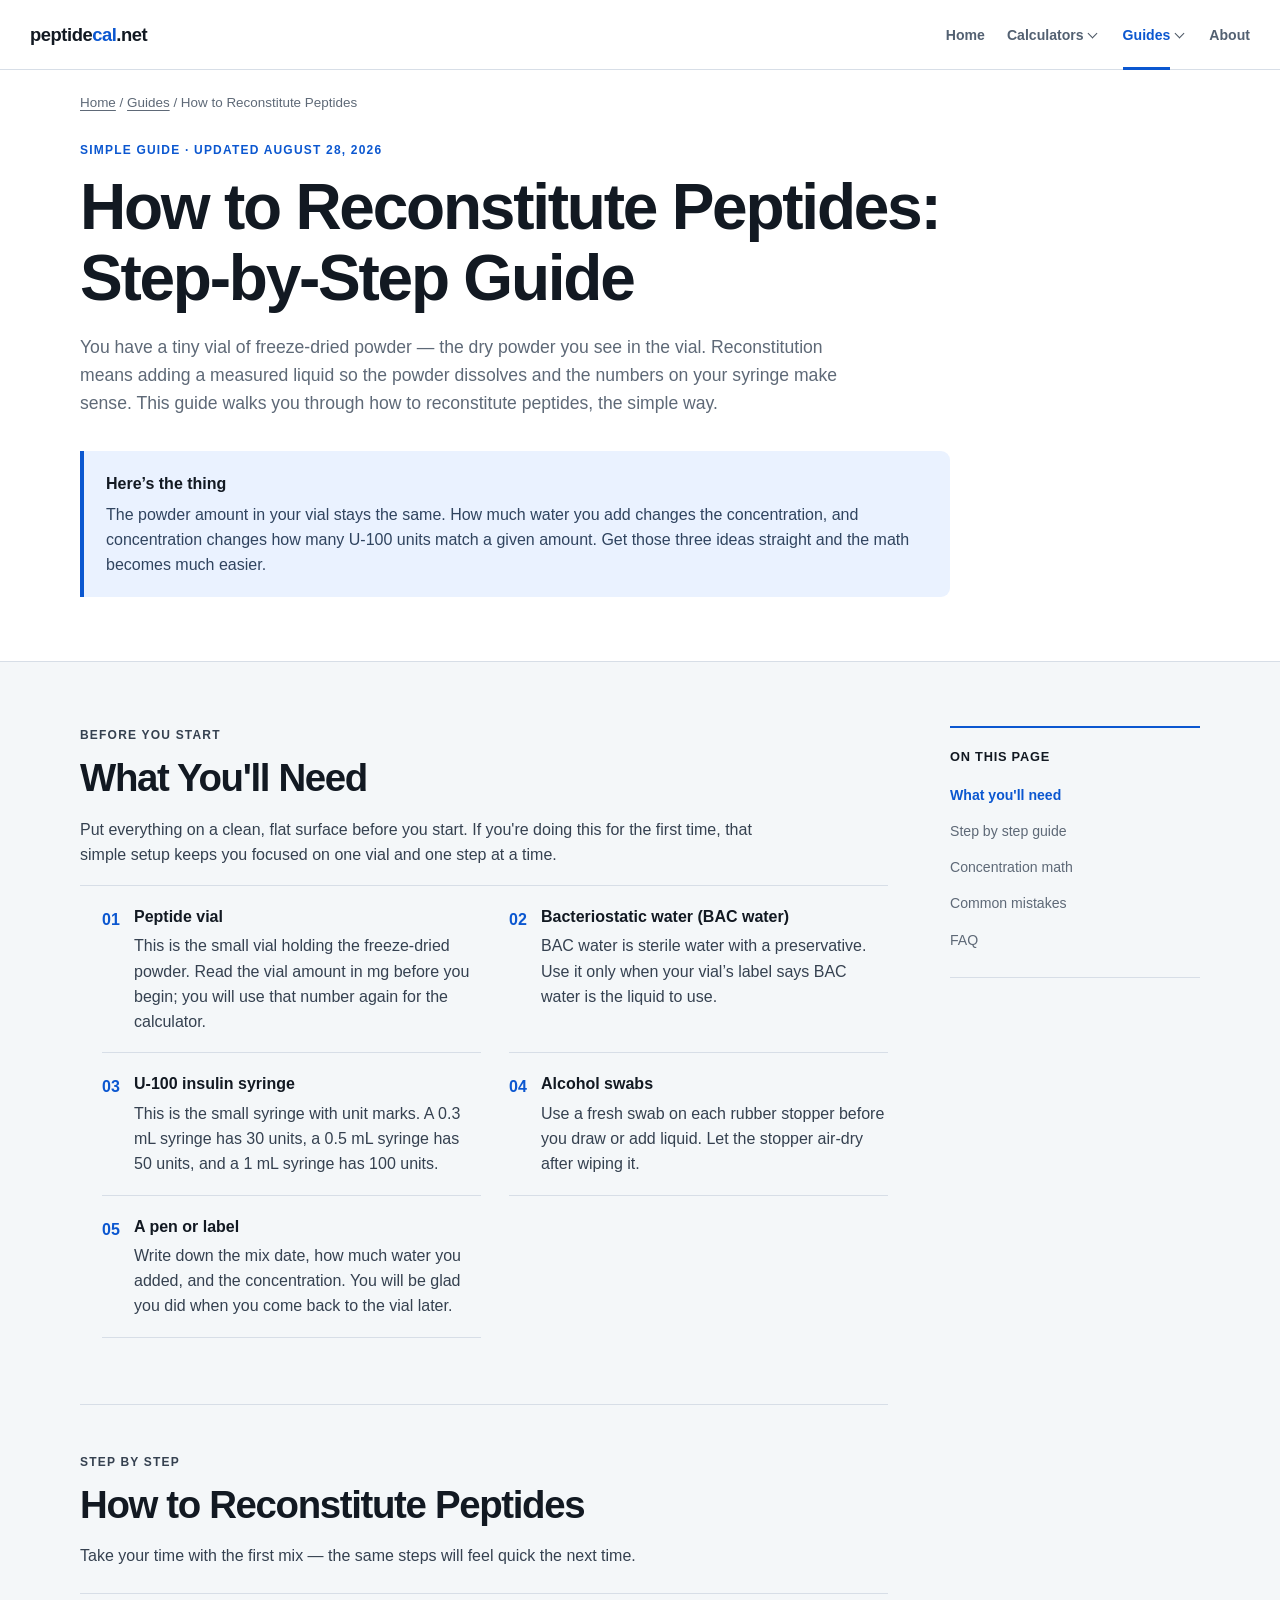
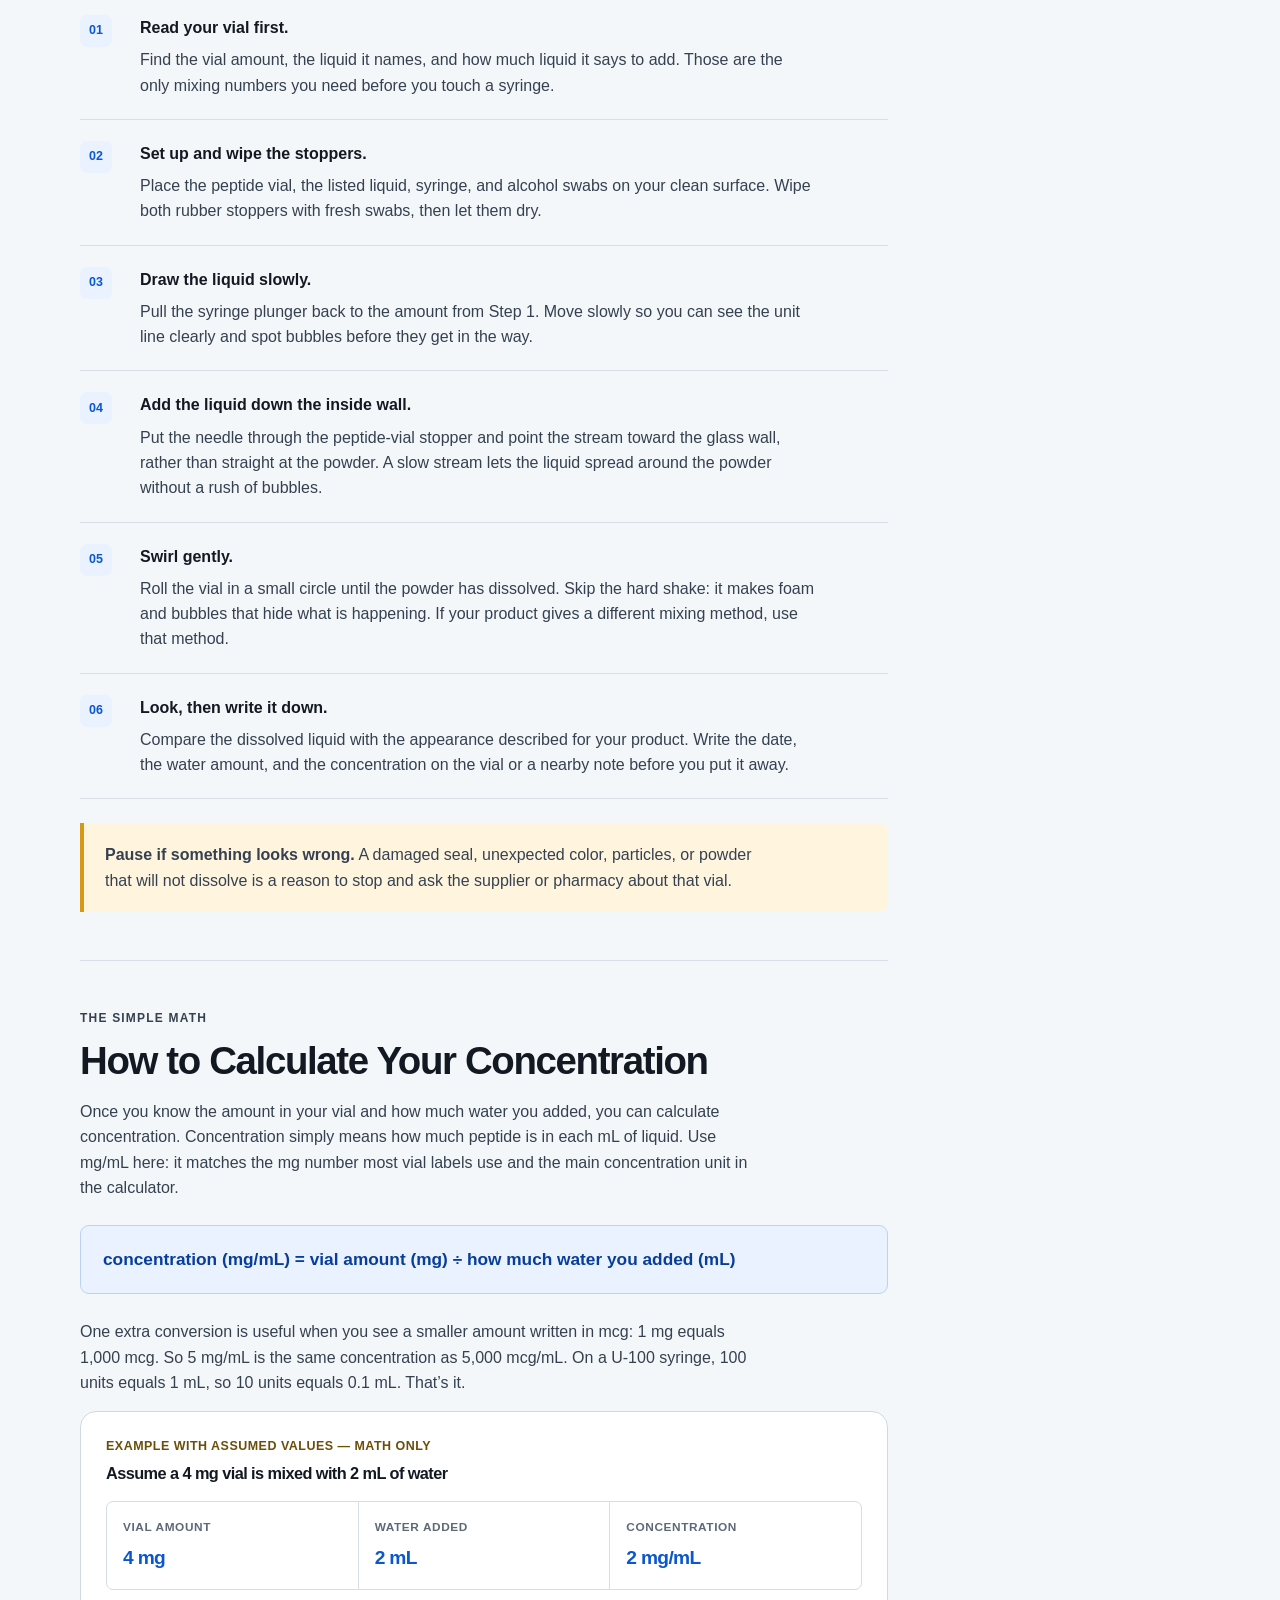
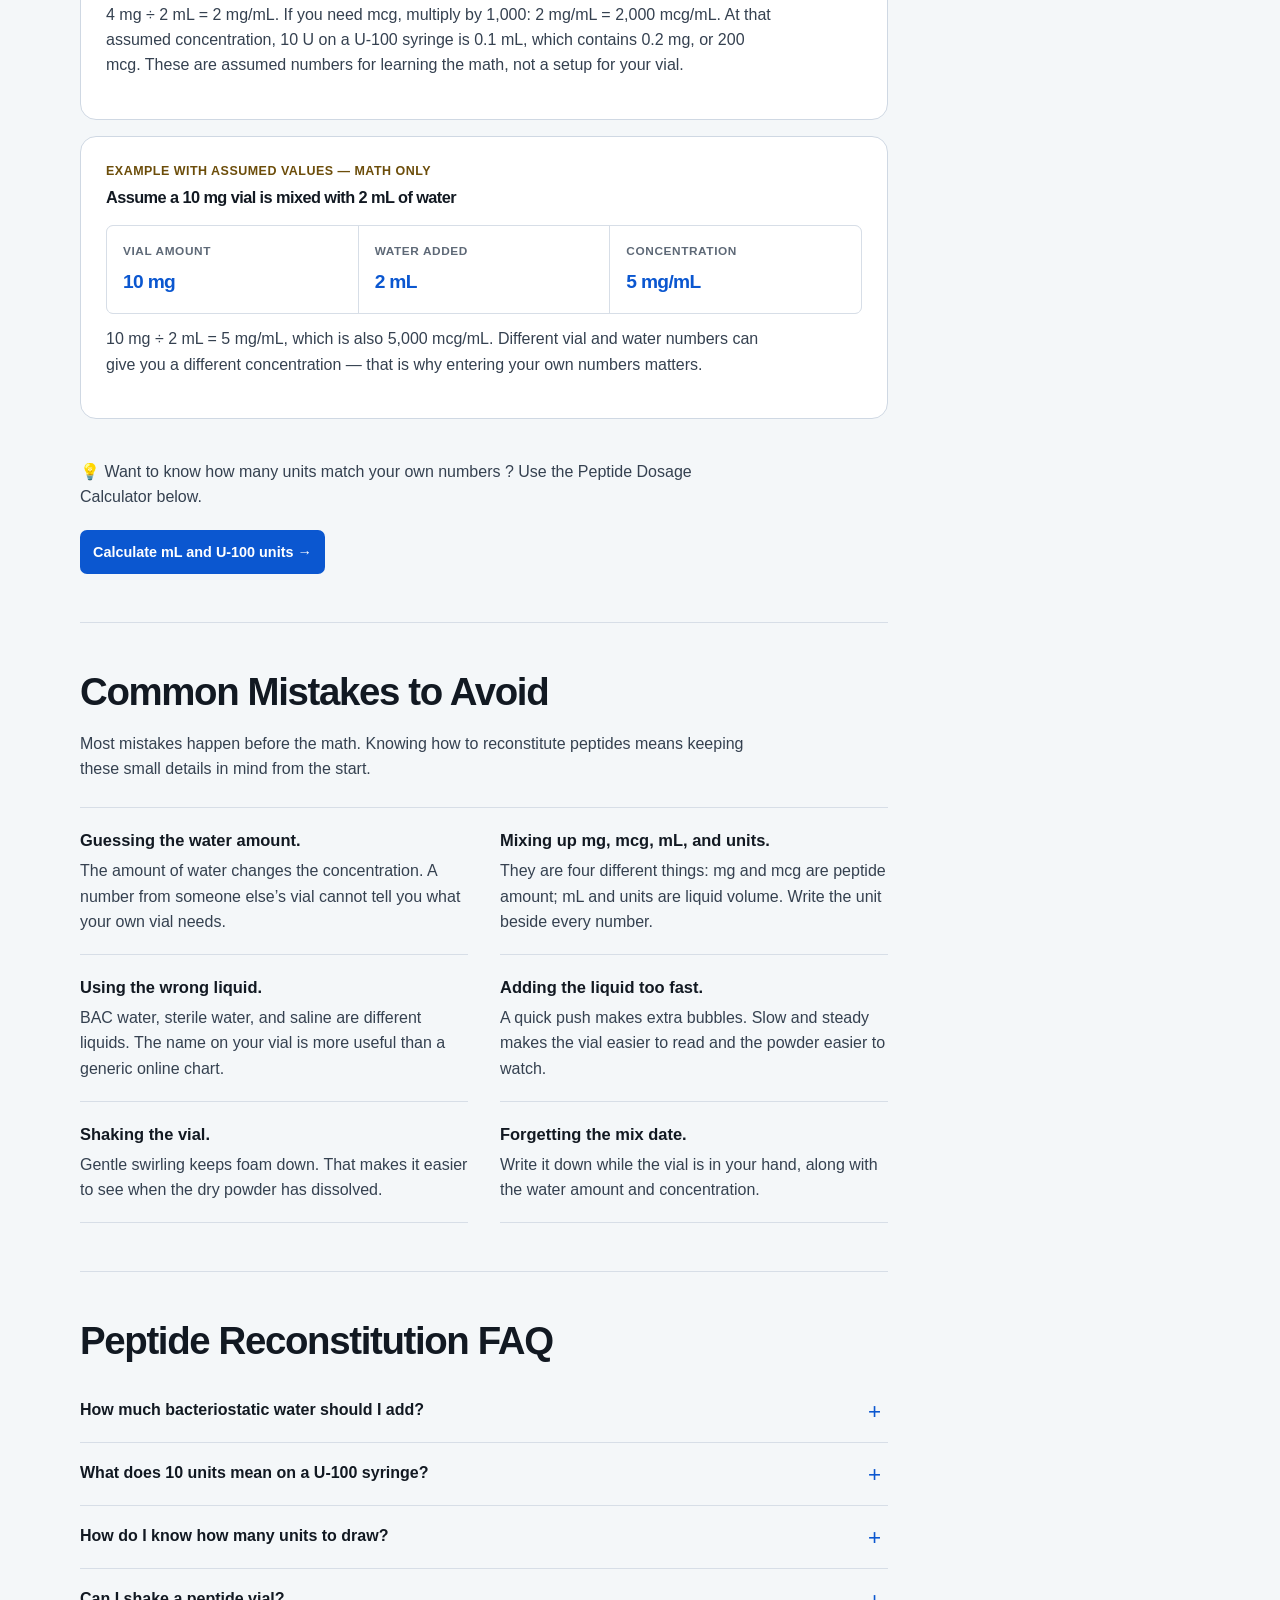
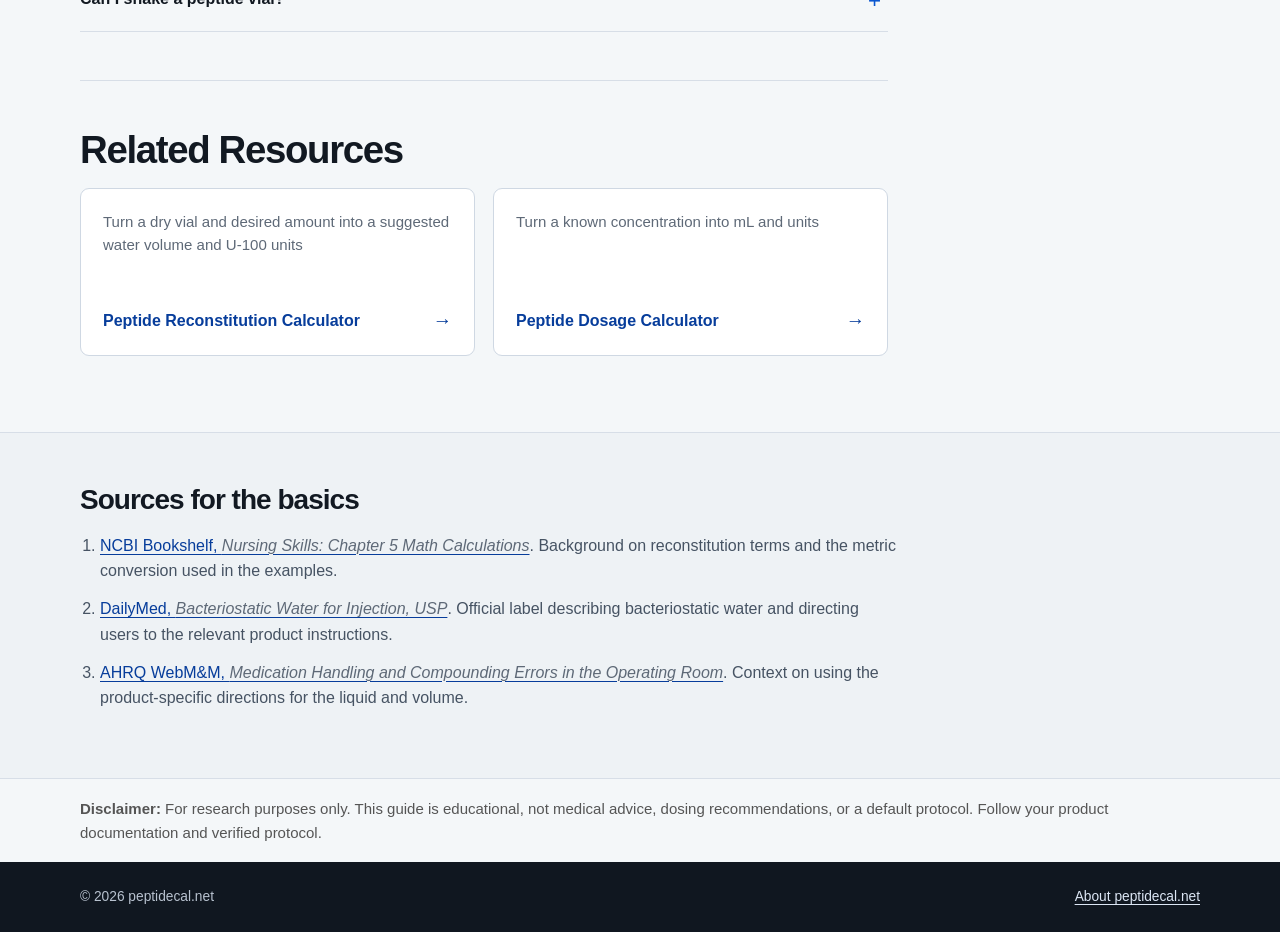
<file: guides/how-to-reconstitute-peptides/index.html>
<!doctype html>
<html lang="en">
<head>
  <meta charset="utf-8">
  <meta name="viewport" content="width=device-width, initial-scale=1">
  <meta name="robots" content="index,follow">
  <link rel="icon" href="/favicon.ico" sizes="48x48">
  <link rel="icon" type="image/png" sizes="48x48" href="/assets/favicon-48x48.png">
  <link rel="icon" type="image/png" sizes="192x192" href="/assets/favicon-192x192.png">
  <link rel="icon" type="image/svg+xml" href="/assets/favicon.svg">
  <link rel="apple-touch-icon" sizes="180x180" href="/assets/apple-touch-icon.png">
  <title>How to Reconstitute Peptides: Step-by-Step Guide (2026)</title>
  <meta name="description" content="Learn how to reconstitute peptides step by step: what you need, how to add liquid gently, simple concentration math, and common mistakes.">
  <link rel="canonical" href="https://peptidecal.net/guides/how-to-reconstitute-peptides/">
  <meta property="og:type" content="article">
  <meta property="og:url" content="https://peptidecal.net/guides/how-to-reconstitute-peptides/">
  <meta property="og:title" content="How to Reconstitute Peptides: Step-by-Step Guide (2026)">
  <meta property="og:description" content="A simple guide to supplies, gentle mixing, concentration math, and U-100 syringe units.">
  <meta property="article:modified_time" content="2026-08-28">
  <meta name="twitter:card" content="summary">
  <meta name="twitter:title" content="How to Reconstitute Peptides: Step-by-Step Guide (2026)">
  <meta name="twitter:description" content="A simple guide to supplies, gentle mixing, concentration math, and U-100 syringe units.">
  <script type="application/ld+json">
  {"@context":"https://schema.org","@type":"Article","mainEntityOfPage":"https://peptidecal.net/guides/how-to-reconstitute-peptides/","headline":"How to Reconstitute Peptides: Step-by-Step Guide","dateModified":"2026-08-28"}
  </script>
  <script type="application/ld+json">
  {"@context":"https://schema.org","@type":"FAQPage","mainEntity":[
    {"@type":"Question","name":"How much bacteriostatic water should I add?","acceptedAnswer":{"@type":"Answer","text":"Add the amount listed for your vial. That number sets the concentration, which then sets what each U-100 syringe unit represents. The calculator can turn that number into clear mL and unit math."}},
    {"@type":"Question","name":"What does 10 units mean on a U-100 syringe?","acceptedAnswer":{"@type":"Answer","text":"On a U-100 syringe, 100 units equals 1 mL, so 10 units equals 0.1 mL. Units measure liquid volume. How much peptide is in that 0.1 mL depends on the concentration you made."}},
    {"@type":"Question","name":"How do I know how many units to draw?","acceptedAnswer":{"@type":"Answer","text":"Start with three numbers: the total amount in your vial, how much water you added, and the amount you want to convert. Put those numbers into the Peptide Calculator to see the matching mL and U-100 units."}},
    {"@type":"Question","name":"Can I shake a peptide vial?","acceptedAnswer":{"@type":"Answer","text":"Swirl the vial gently instead of shaking it. Gentle swirling helps the liquid reach the dry powder without filling the vial with foam and bubbles."}}
  ]}
  </script>
  <script type="application/ld+json">
  {"@context":"https://schema.org","@type":"BreadcrumbList","itemListElement":[{"@type":"ListItem","position":1,"name":"Home","item":"https://peptidecal.net/"},{"@type":"ListItem","position":2,"name":"Guides","item":"https://peptidecal.net/guides/"},{"@type":"ListItem","position":3,"name":"How to Reconstitute Peptides","item":"https://peptidecal.net/guides/how-to-reconstitute-peptides/"}]}
  </script>
  <style>
:root{--blue:#0b57d0;--deep:#073d9b;--soft:#eaf2ff;--paper:#f4f7f9;--white:#fff;--ink:#121922;--slate:#5e6977;--line:#d7dee7;--border:#cfd8e3;--amber:#fff5df;--radius:9px}*{box-sizing:border-box}html{scroll-behavior:smooth}body{margin:0;background:var(--paper);color:var(--ink);font:16px/1.58 -apple-system,BlinkMacSystemFont,"Segoe UI",Helvetica,Arial,sans-serif}a{color:var(--deep);text-decoration-thickness:1px;text-underline-offset:3px}a:hover{color:var(--blue)}.wrap{width:min(1120px,calc(100% - 48px));margin:auto}.crumbs{padding:22px 0 0;color:var(--slate);font-size:.84rem}.crumbs a{color:inherit}.hero{padding:0 0 64px;background:var(--white);border-bottom:1px solid var(--line)}.hero-content{padding-top:28px}.eyebrow,.section-label{margin:0 0 12px;color:var(--blue);font-size:.75rem;font-weight:780;letter-spacing:.1em;text-transform:uppercase}h1,h2,h3{letter-spacing:-.035em;line-height:1.1}h1{max-width:900px;margin:0;font-size:clamp(2.2rem,5.4vw,4rem);font-weight:780}.dek{max-width:760px;margin:20px 0 0;color:var(--slate);font-size:1.1rem;line-height:1.6}.answer{max-width:870px;margin-top:34px;padding:20px 22px;background:var(--soft);border-left:4px solid var(--blue);border-radius:0 var(--radius) var(--radius) 0}.answer strong{display:block;margin-bottom:5px}.answer p{margin:0;color:#30445f}.layout{display:grid;grid-template-columns:minmax(0,1fr) 250px;gap:62px;padding:64px 0 76px}.article{min-width:0}.article section{padding:0 0 48px;margin:0 0 48px;border-bottom:1px solid var(--line)}.article section:last-child{padding-bottom:0;margin-bottom:0;border:0}h2{margin:0 0 17px;font-size:clamp(1.65rem,3.3vw,2.4rem);font-weight:770}h3{margin:0 0 8px;font-size:1.02rem;font-weight:760}p{margin:0 0 16px}.article p,.article li{max-width:76ch;color:#354150}.article ul,.article ol{padding-left:22px;margin:18px 0}.article li{margin:0 0 10px}.article li::marker{color:var(--blue);font-weight:760}.materials{display:grid;grid-template-columns:repeat(2,minmax(0,1fr));gap:0 28px;margin:24px 0 0;padding:0;list-style:none;border-top:1px solid var(--line)}.materials li{position:relative;min-height:114px;margin:0;padding:18px 0 18px 32px;border-bottom:1px solid var(--line)}.materials li::before{position:absolute;top:21px;left:0;color:var(--blue);font-weight:780;content:"01"}.materials li:nth-child(2)::before{content:"02"}.materials li:nth-child(3)::before{content:"03"}.materials li:nth-child(4)::before{content:"04"}.materials li:nth-child(5)::before{content:"05"}.materials strong{display:block;margin-bottom:4px;color:var(--ink)}.mistake-list{display:grid;grid-template-columns:repeat(2,minmax(0,1fr));column-gap:32px;margin:26px 0 0!important;padding:0!important;list-style:none;border-top:1px solid var(--line)}.mistake-list li{margin:0!important;padding:19px 0 20px;border-bottom:1px solid var(--line)}.mistake-list strong{display:block;margin-bottom:5px;color:var(--ink);font-size:1.03rem}.formula{margin:25px 0;padding:20px 22px;color:var(--deep);background:var(--soft);border:1px solid #bdd2f3;border-radius:var(--radius);font-size:1.08rem;font-weight:760}.steps{display:grid;gap:0;margin-top:25px;border-top:1px solid var(--line)}.steps>div{display:grid;grid-template-columns:46px 1fr;gap:14px;padding:21px 0;border-bottom:1px solid var(--line)}.steps b{display:grid;place-items:center;width:32px;height:32px;color:var(--blue);background:var(--soft);border-radius:7px;font-size:.78rem}.steps p{margin:0}.step-label{display:block;margin-bottom:7px;color:var(--ink);font-weight:760}.example{padding:25px;background:var(--white);border:1px solid var(--border);border-radius:16px}.example+.example{margin-top:16px}.example-label{margin-bottom:8px!important;color:#6c4d0a!important;font-size:.78rem;font-weight:760;letter-spacing:.04em;text-transform:uppercase}.numbers{display:grid;grid-template-columns:repeat(3,1fr);gap:1px;margin:18px 0 12px;background:var(--line);border:1px solid var(--line);border-radius:7px;overflow:hidden}.numbers div{padding:16px;background:var(--white)}.numbers span{display:block;color:var(--slate);font-size:.74rem;font-weight:760;letter-spacing:.05em;text-transform:uppercase}.numbers strong{display:block;margin-top:6px;color:var(--blue);font-size:1.2rem;letter-spacing:-.035em}.callout{margin-top:24px;padding:19px 21px;background:var(--amber);border-left:4px solid #d79915;border-radius:0 var(--radius) var(--radius) 0}.callout p{margin:0}.calculator-link{display:inline-flex;align-items:center;min-height:44px;margin-top:5px;padding:9px 13px;color:#fff;background:var(--blue);border-radius:7px;font-size:.9rem;font-weight:760;text-decoration:none}.calculator-link:hover{color:#fff;background:var(--deep)}.sidebar{align-self:start;position:sticky;top:24px;padding:19px 0;border-top:2px solid var(--blue);border-bottom:1px solid var(--line)}.sidebar p{margin:0 0 9px;color:var(--ink);font-size:.8rem;font-weight:780;letter-spacing:.06em;text-transform:uppercase}.sidebar a{display:block;padding:7px 0;color:var(--slate);font-size:.88rem;text-decoration:none}.sidebar a:hover{color:var(--blue)}details{border-bottom:1px solid var(--line)}summary{position:relative;min-height:62px;padding:17px 38px 17px 0;color:var(--ink);font-weight:760;cursor:pointer;list-style:none}summary::-webkit-details-marker{display:none}summary::after{position:absolute;top:14px;right:7px;color:var(--blue);font-size:1.4rem;font-weight:400;content:"+"}details[open] summary::after{content:"−"}.faq-answer{padding:0 0 18px}.faq-answer p{margin:0}.resources{display:grid;gap:0;border-top:1px solid var(--line)}.resource{display:flex;align-items:center;justify-content:space-between;gap:18px;min-height:65px;border-bottom:1px solid var(--line);font-weight:760}.resource span{color:var(--slate);font-size:.86rem;font-weight:400}.sources{padding:52px 0;background:#eef2f5;border-top:1px solid var(--line)}.sources h2{font-size:1.75rem}.source-list{max-width:820px;padding-left:20px}.source-list li{margin-bottom:13px;color:#465363}.source-list em{color:var(--slate)}.guide-disclaimer{padding:18px 0;background:transparent;border-top:1px solid var(--line);border-bottom:0}.guide-disclaimer p{max-width:none;margin:0;color:#555;font-size:.9375rem;line-height:1.55}.guide-disclaimer strong{color:#555;font-weight:760}.site-footer{padding:24px 0;background:#101720;color:#b8c2cf;font-size:.86rem}.footer-row{display:flex;justify-content:space-between;gap:16px;flex-wrap:wrap}.footer-row a{color:inherit}.site-footer a{color:#dce6f4}@media(max-width:800px){.wrap{width:min(100% - 32px,1120px)}.layout{grid-template-columns:1fr;gap:0;padding-top:48px}.sidebar{display:none}.article section{padding-bottom:38px;margin-bottom:38px}.hero{padding-bottom:48px}.numbers{grid-template-columns:1fr}}@media(max-width:560px){.materials,.mistake-list{grid-template-columns:1fr}}@media(max-width:480px){.wrap{width:min(100% - 24px,1120px)}.crumbs{padding-top:17px}.hero-content{padding-top:23px}.answer,.example,.callout{padding:18px}}
  </style>
  <style>
    :root{--guide-sticky-offset:94px;--guide-anchor-offset:112px}
    .article section[id]{scroll-margin-top:var(--guide-anchor-offset)}
    .sidebar{top:var(--guide-sticky-offset)}
    .sidebar a{transition:color .16s ease,font-weight .16s ease}
    .sidebar a[aria-current="location"]{color:var(--blue);font-weight:780}
    .calculator-next-step{margin:40px 0 16px}
    .resources{grid-template-columns:repeat(2,minmax(0,1fr));gap:18px;border:0}
    .resource-card{display:flex;flex-direction:column;min-height:168px;padding:22px;background:var(--white);border:1px solid var(--border);border-radius:var(--radius)}
    .resource-card p{margin:0;color:var(--slate);font-size:.94rem;line-height:1.5}
    .resource-card a{display:inline-flex;align-items:center;justify-content:space-between;gap:12px;margin-top:auto;padding-top:22px;color:var(--deep);font-size:1rem;font-weight:760;text-decoration:none}
    .resource-card a:hover{color:var(--blue)}
    .resource-card a span{font-size:1.2rem;line-height:1}
    @media(max-width:700px){:root{--guide-anchor-offset:82px}.resources{grid-template-columns:1fr}.resource-card{min-height:0}}
  </style>
<link rel="stylesheet" href="../../assets/nav-dropdown.css"></head>
<body>
  <header class="site-header"><div class="container nav-wrap"><a class="brand" href="/">peptide<span>cal</span>.net</a><nav aria-label="Primary navigation"><a href="/">Home</a><div class="dropdown"><a class="dropdown-link" href="/" aria-haspopup="true">Calculators</a><button class="dropdown-toggle" type="button" aria-expanded="false" aria-controls="calculators-menu" aria-label="Open Calculators menu"></button><div class="dropdown-menu" id="calculators-menu" role="menu"><a href="/calculators/peptide-reconstitution-calculator/" role="menuitem">Peptide Reconstitution Calculator</a><a href="/calculators/peptide-dosage-calculator/" role="menuitem">Peptide Dosage Calculator</a></div></div><div class="dropdown"><a class="dropdown-link" href="/guides/" aria-current="page" aria-haspopup="true">Guides</a><button class="dropdown-toggle" type="button" aria-expanded="false" aria-controls="guides-menu" aria-label="Open Guides menu"></button><div class="dropdown-menu" id="guides-menu" role="menu"><a href="/guides/how-to-reconstitute-peptides/" role="menuitem">How to Reconstitute Peptides</a><a href="/guides/peptide-dosage-chart/" role="menuitem">Peptide Dosage Chart</a></div></div><a href="/about/">About</a></nav></div></header>
  <main>
    <section class="hero"><div class="wrap crumbs"><a href="/">Home</a> <span aria-hidden="true">/</span> <a href="/guides/">Guides</a> <span aria-hidden="true">/</span> How to Reconstitute Peptides</div><div class="wrap hero-content"><p class="eyebrow">Simple guide · updated <time datetime="2026-08-28">August 28, 2026</time></p><h1>How to Reconstitute Peptides: Step-by-Step Guide</h1><p class="dek">You have a tiny vial of freeze-dried powder — the dry powder you see in the vial. Reconstitution means adding a measured liquid so the powder dissolves and the numbers on your syringe make sense. This guide walks you through how to reconstitute peptides, the simple way.</p><div class="answer"><strong>Here’s the thing</strong><p>The powder amount in your vial stays the same. How much water you add changes the concentration, and concentration changes how many U-100 units match a given amount. Get those three ideas straight and the math becomes much easier.</p></div></div></section>
    <div class="wrap layout"><article class="article">
      <section id="need"><p class="section-label">Before you start</p><h2>What You'll Need</h2><p>Put everything on a clean, flat surface before you start. If you're doing this for the first time, that simple setup keeps you focused on one vial and one step at a time.</p><ul class="materials"><li><strong>Peptide vial</strong>This is the small vial holding the freeze-dried powder. Read the vial amount in mg before you begin; you will use that number again for the calculator.</li><li><strong>Bacteriostatic water (BAC water)</strong>BAC water is sterile water with a preservative. Use it only when your vial’s label says BAC water is the liquid to use.</li><li><strong>U-100 insulin syringe</strong>This is the small syringe with unit marks. A 0.3 mL syringe has 30 units, a 0.5 mL syringe has 50 units, and a 1 mL syringe has 100 units.</li><li><strong>Alcohol swabs</strong>Use a fresh swab on each rubber stopper before you draw or add liquid. Let the stopper air-dry after wiping it.</li><li><strong>A pen or label</strong>Write down the mix date, how much water you added, and the concentration. You will be glad you did when you come back to the vial later.</li></ul></section>
      <section id="steps"><p class="section-label">Step by step</p><h2>How to Reconstitute Peptides</h2><p>Take your time with the first mix — the same steps will feel quick the next time.</p><div class="steps"><div><b>01</b><p><span class="step-label">Read your vial first.</span>Find the vial amount, the liquid it names, and how much liquid it says to add. Those are the only mixing numbers you need before you touch a syringe.</p></div><div><b>02</b><p><span class="step-label">Set up and wipe the stoppers.</span>Place the peptide vial, the listed liquid, syringe, and alcohol swabs on your clean surface. Wipe both rubber stoppers with fresh swabs, then let them dry.</p></div><div><b>03</b><p><span class="step-label">Draw the liquid slowly.</span>Pull the syringe plunger back to the amount from Step 1. Move slowly so you can see the unit line clearly and spot bubbles before they get in the way.</p></div><div><b>04</b><p><span class="step-label">Add the liquid down the inside wall.</span>Put the needle through the peptide-vial stopper and point the stream toward the glass wall, rather than straight at the powder. A slow stream lets the liquid spread around the powder without a rush of bubbles.</p></div><div><b>05</b><p><span class="step-label">Swirl gently.</span>Roll the vial in a small circle until the powder has dissolved. Skip the hard shake: it makes foam and bubbles that hide what is happening. If your product gives a different mixing method, use that method.</p></div><div><b>06</b><p><span class="step-label">Look, then write it down.</span>Compare the dissolved liquid with the appearance described for your product. Write the date, the water amount, and the concentration on the vial or a nearby note before you put it away.</p></div></div><div class="callout"><p><strong>Pause if something looks wrong.</strong> A damaged seal, unexpected color, particles, or powder that will not dissolve is a reason to stop and ask the supplier or pharmacy about that vial.</p></div></section>
      <section id="calculations"><p class="section-label">The simple math</p><h2>How to Calculate Your Concentration</h2><p>Once you know the amount in your vial and how much water you added, you can calculate concentration. Concentration simply means how much peptide is in each mL of liquid. Use mg/mL here: it matches the mg number most vial labels use and the main concentration unit in the calculator.</p><div class="formula">concentration (mg/mL) = vial amount (mg) ÷ how much water you added (mL)</div><p>One extra conversion is useful when you see a smaller amount written in mcg: 1 mg equals 1,000 mcg. So 5 mg/mL is the same concentration as 5,000 mcg/mL. On a U-100 syringe, 100 units equals 1 mL, so 10 units equals 0.1 mL. That’s it.</p><div class="example"><p class="example-label">Example with assumed values — math only</p><h3>Assume a 4 mg vial is mixed with 2 mL of water</h3><div class="numbers"><div><span>Vial amount</span><strong>4 mg</strong></div><div><span>Water added</span><strong>2 mL</strong></div><div><span>Concentration</span><strong>2 mg/mL</strong></div></div><p>4 mg ÷ 2 mL = 2 mg/mL. If you need mcg, multiply by 1,000: 2 mg/mL = 2,000 mcg/mL. At that assumed concentration, 10 U on a U-100 syringe is 0.1 mL, which contains 0.2 mg, or 200 mcg. These are assumed numbers for learning the math, not a setup for your vial.</p></div><div class="example"><p class="example-label">Example with assumed values — math only</p><h3>Assume a 10 mg vial is mixed with 2 mL of water</h3><div class="numbers"><div><span>Vial amount</span><strong>10 mg</strong></div><div><span>Water added</span><strong>2 mL</strong></div><div><span>Concentration</span><strong>5 mg/mL</strong></div></div><p>10 mg ÷ 2 mL = 5 mg/mL, which is also 5,000 mcg/mL. Different vial and water numbers can give you a different concentration — that is why entering your own numbers matters.</p></div><p class="calculator-next-step">💡 Want to know how many units match your own numbers ? Use the Peptide Dosage Calculator below.</p><a class="calculator-link" href="/calculators/peptide-dosage-calculator/">Calculate mL and U-100 units<span aria-hidden="true">&nbsp;→</span></a></section>
      <section id="mistakes"><h2>Common Mistakes to Avoid</h2><p>Most mistakes happen before the math. Knowing how to reconstitute peptides means keeping these small details in mind from the start.</p><ul class="mistake-list"><li><strong>Guessing the water amount.</strong> The amount of water changes the concentration. A number from someone else’s vial cannot tell you what your own vial needs.</li><li><strong>Mixing up mg, mcg, mL, and units.</strong> They are four different things: mg and mcg are peptide amount; mL and units are liquid volume. Write the unit beside every number.</li><li><strong>Using the wrong liquid.</strong> BAC water, sterile water, and saline are different liquids. The name on your vial is more useful than a generic online chart.</li><li><strong>Adding the liquid too fast.</strong> A quick push makes extra bubbles. Slow and steady makes the vial easier to read and the powder easier to watch.</li><li><strong>Shaking the vial.</strong> Gentle swirling keeps foam down. That makes it easier to see when the dry powder has dissolved.</li><li><strong>Forgetting the mix date.</strong> Write it down while the vial is in your hand, along with the water amount and concentration.</li></ul></section>
      <section id="faq"><h2>Peptide Reconstitution FAQ</h2><details><summary>How much bacteriostatic water should I add?</summary><div class="faq-answer"><p>Add the amount listed for your vial. That number sets the concentration, which then sets what each U-100 syringe unit represents. The calculator can turn that number into clear mL and unit math.</p></div></details><details><summary>What does 10 units mean on a U-100 syringe?</summary><div class="faq-answer"><p>On a U-100 syringe, 100 units equals 1 mL, so 10 units equals 0.1 mL. Units measure liquid volume. How much peptide is in that 0.1 mL depends on the concentration you made.</p></div></details><details><summary>How do I know how many units to draw?</summary><div class="faq-answer"><p>Start with three numbers: the total amount in your vial, how much water you added, and the amount you want to convert. Put those numbers into the Peptide Calculator to see the matching mL and U-100 units.</p></div></details><details><summary>Can I shake a peptide vial?</summary><div class="faq-answer"><p>Swirl the vial gently instead of shaking it. Gentle swirling helps the liquid reach the dry powder without filling the vial with foam and bubbles.</p></div></details></section>
      <section id="resources"><h2>Related Resources</h2><div class="resources"><article class="resource-card"><p>Turn a dry vial and desired amount into a suggested water volume and U-100 units</p><a href="/calculators/peptide-reconstitution-calculator/">Peptide Reconstitution Calculator <span aria-hidden="true">→</span></a></article><article class="resource-card"><p>Turn a known concentration into mL and units</p><a href="/calculators/peptide-dosage-calculator/">Peptide Dosage Calculator <span aria-hidden="true">→</span></a></article></div></section>
    </article><aside class="sidebar" aria-label="On this page"><p>On this page</p><a href="#need">What you'll need</a><a href="#steps">Step by step guide</a><a href="#calculations">Concentration math</a><a href="#mistakes">Common mistakes</a><a href="#faq">FAQ</a></aside></div>
    <section class="sources" id="sources"><div class="wrap"><h2>Sources for the basics</h2><ol class="source-list"><li><a href="https://www.ncbi.nlm.nih.gov/books/NBK593207/">NCBI Bookshelf, <em>Nursing Skills: Chapter 5 Math Calculations</em></a>. Background on reconstitution terms and the metric conversion used in the examples.</li><li><a href="https://dailymed.nlm.nih.gov/dailymed/fda/fdaDrugXsl.cfm?setid=87d6e9dc-fe3b-4593-ac9a-d7493d1959c7&amp;type=display">DailyMed, <em>Bacteriostatic Water for Injection, USP</em></a>. Official label describing bacteriostatic water and directing users to the relevant product instructions.</li><li><a href="https://www.ncbi.nlm.nih.gov/books/NBK612691/">AHRQ WebM&amp;M, <em>Medication Handling and Compounding Errors in the Operating Room</em></a>. Context on using the product-specific directions for the liquid and volume.</li></ol></div></section>
    <section class="guide-disclaimer"><div class="wrap"><p><strong>Disclaimer:</strong> For research purposes only. This guide is educational, not medical advice, dosing recommendations, or a default protocol. Follow your product documentation and verified protocol.</p></div></section>
  </main>
  <footer class="site-footer"><div class="wrap footer-row"><span>© 2026 peptidecal.net</span><a href="/about/">About peptidecal.net</a></div></footer>
  <script defer src="../../assets/nav-dropdown.js"></script>
  <script>
    (() => {
      const links = [...document.querySelectorAll('.sidebar a[href^="#"]')];
      const sections = links.map((link) => document.getElementById(link.getAttribute('href').slice(1))).filter(Boolean);
      if (!links.length || !sections.length) return;

      const setCurrent = (section) => {
        links.forEach((link) => {
          const isCurrent = link.getAttribute('href') === `#${section.id}`;
          link.toggleAttribute('aria-current', isCurrent);
          if (isCurrent) link.setAttribute('aria-current', 'location');
        });
      };

      const updateCurrent = () => {
        const headerHeight = document.querySelector('.site-header')?.getBoundingClientRect().height || 70;
        const threshold = headerHeight + 42;
        let current = sections[0];
        sections.forEach((section) => {
          if (section.getBoundingClientRect().top <= threshold) current = section;
        });
        setCurrent(current);
      };

      let scheduled = false;
      const requestUpdate = () => {
        if (scheduled) return;
        scheduled = true;
        requestAnimationFrame(() => {
          scheduled = false;
          updateCurrent();
        });
      };

      links.forEach((link) => link.addEventListener('click', () => {
        const section = document.getElementById(link.getAttribute('href').slice(1));
        if (section) setCurrent(section);
      }));
      window.addEventListener('scroll', requestUpdate, { passive: true });
      window.addEventListener('resize', requestUpdate);
      requestUpdate();
    })();
  </script>
</body>
</html>
</file>
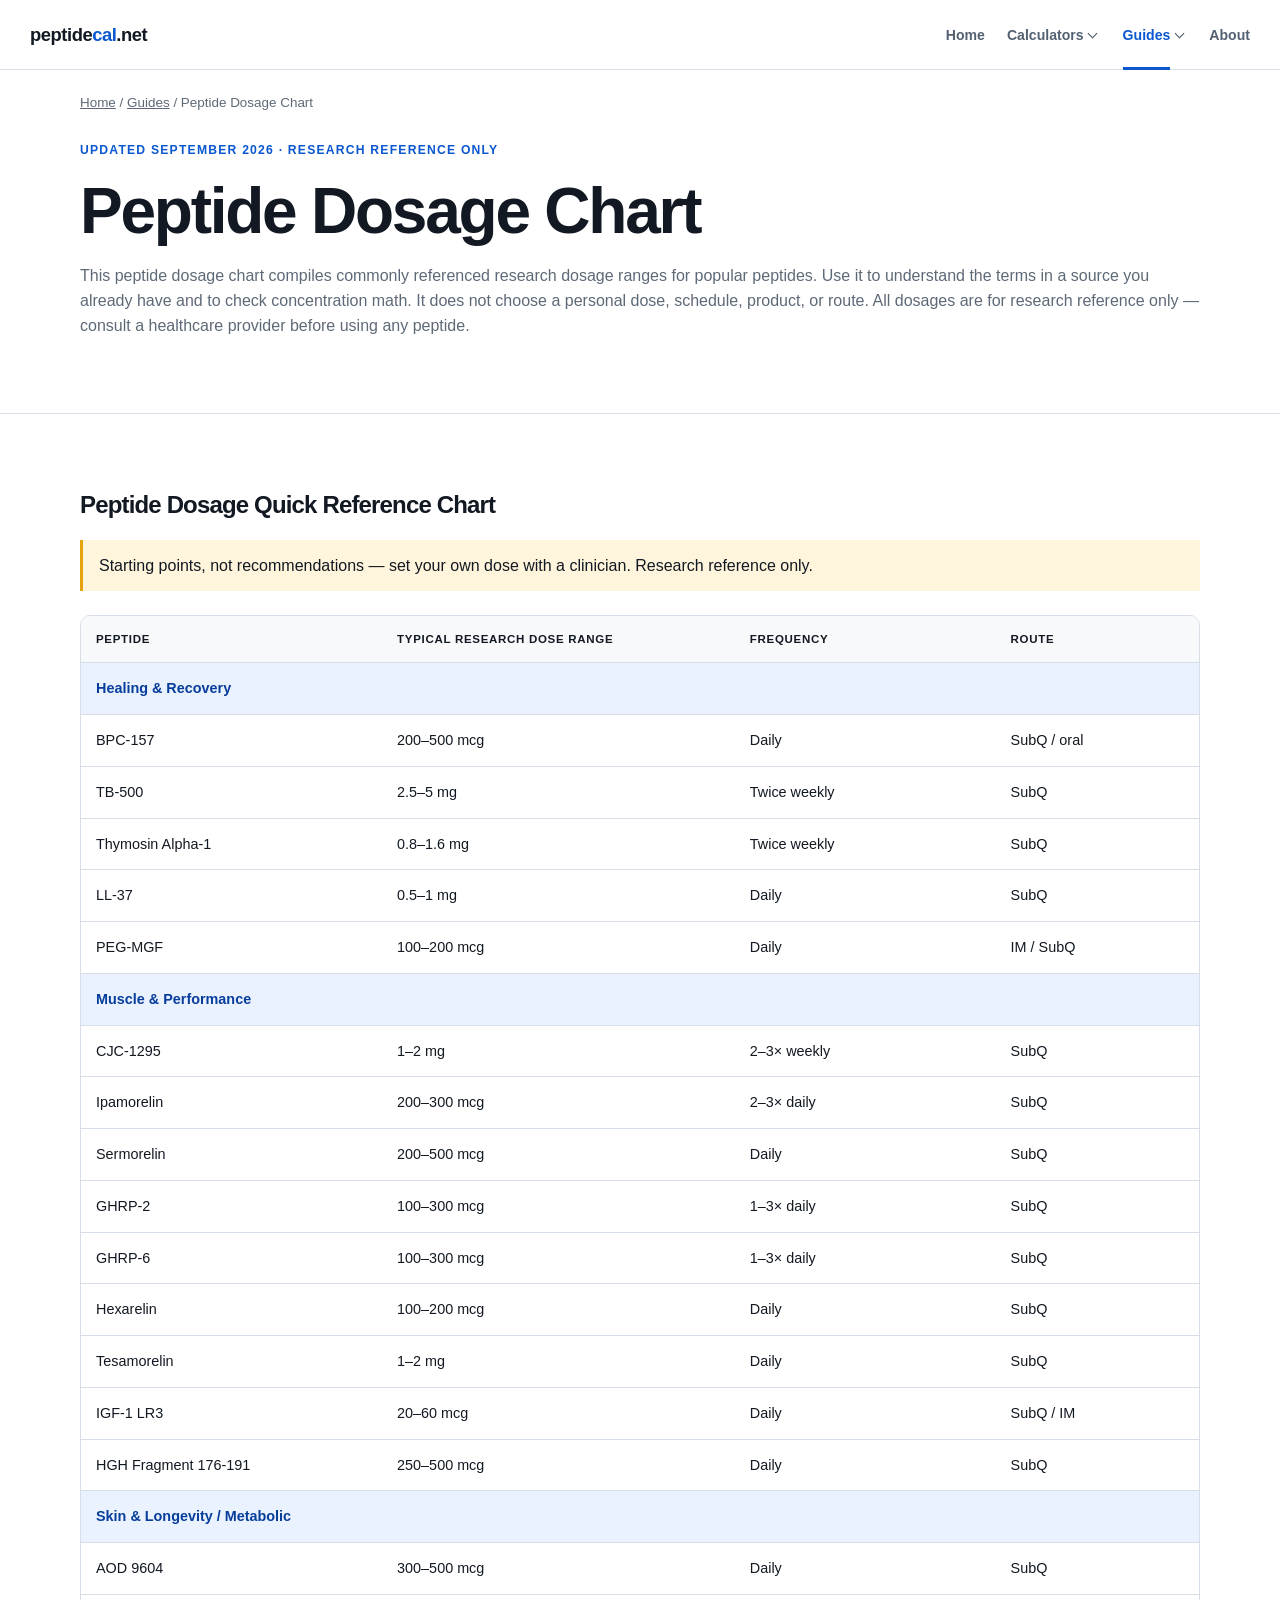
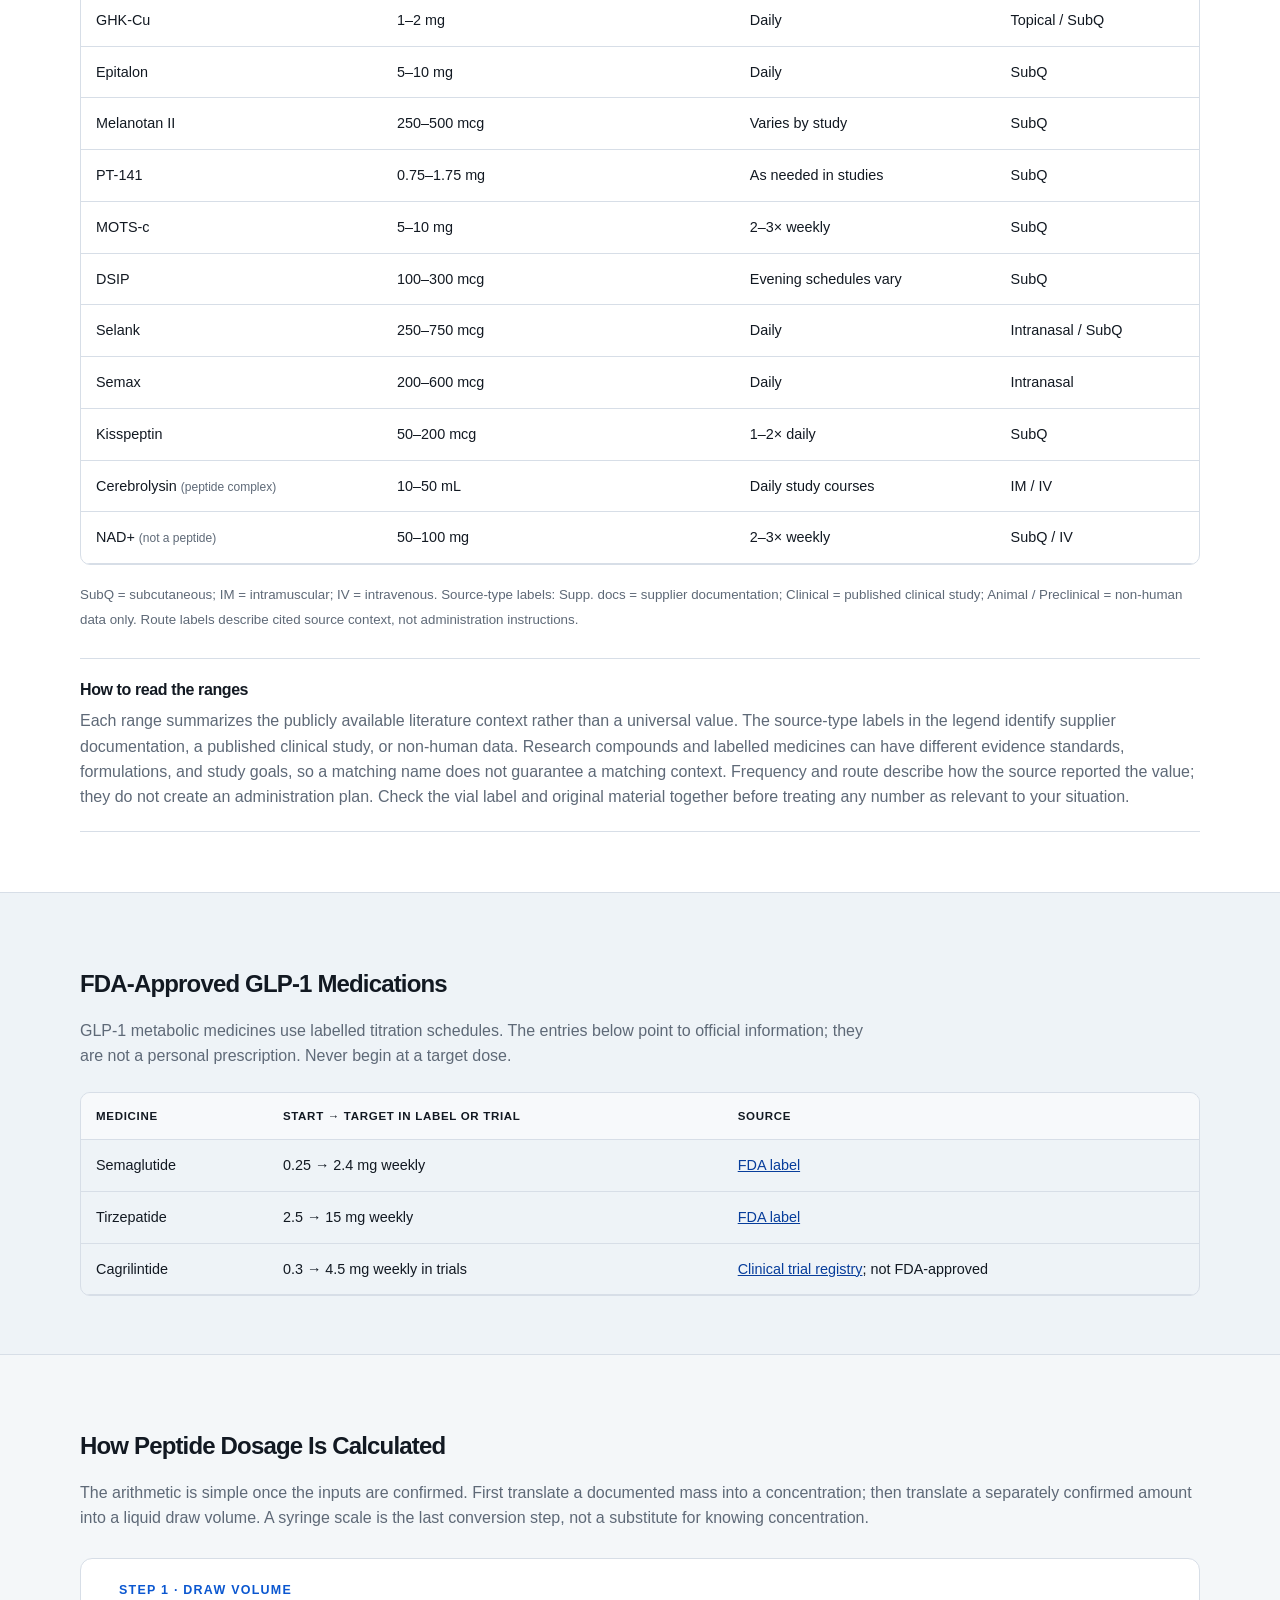
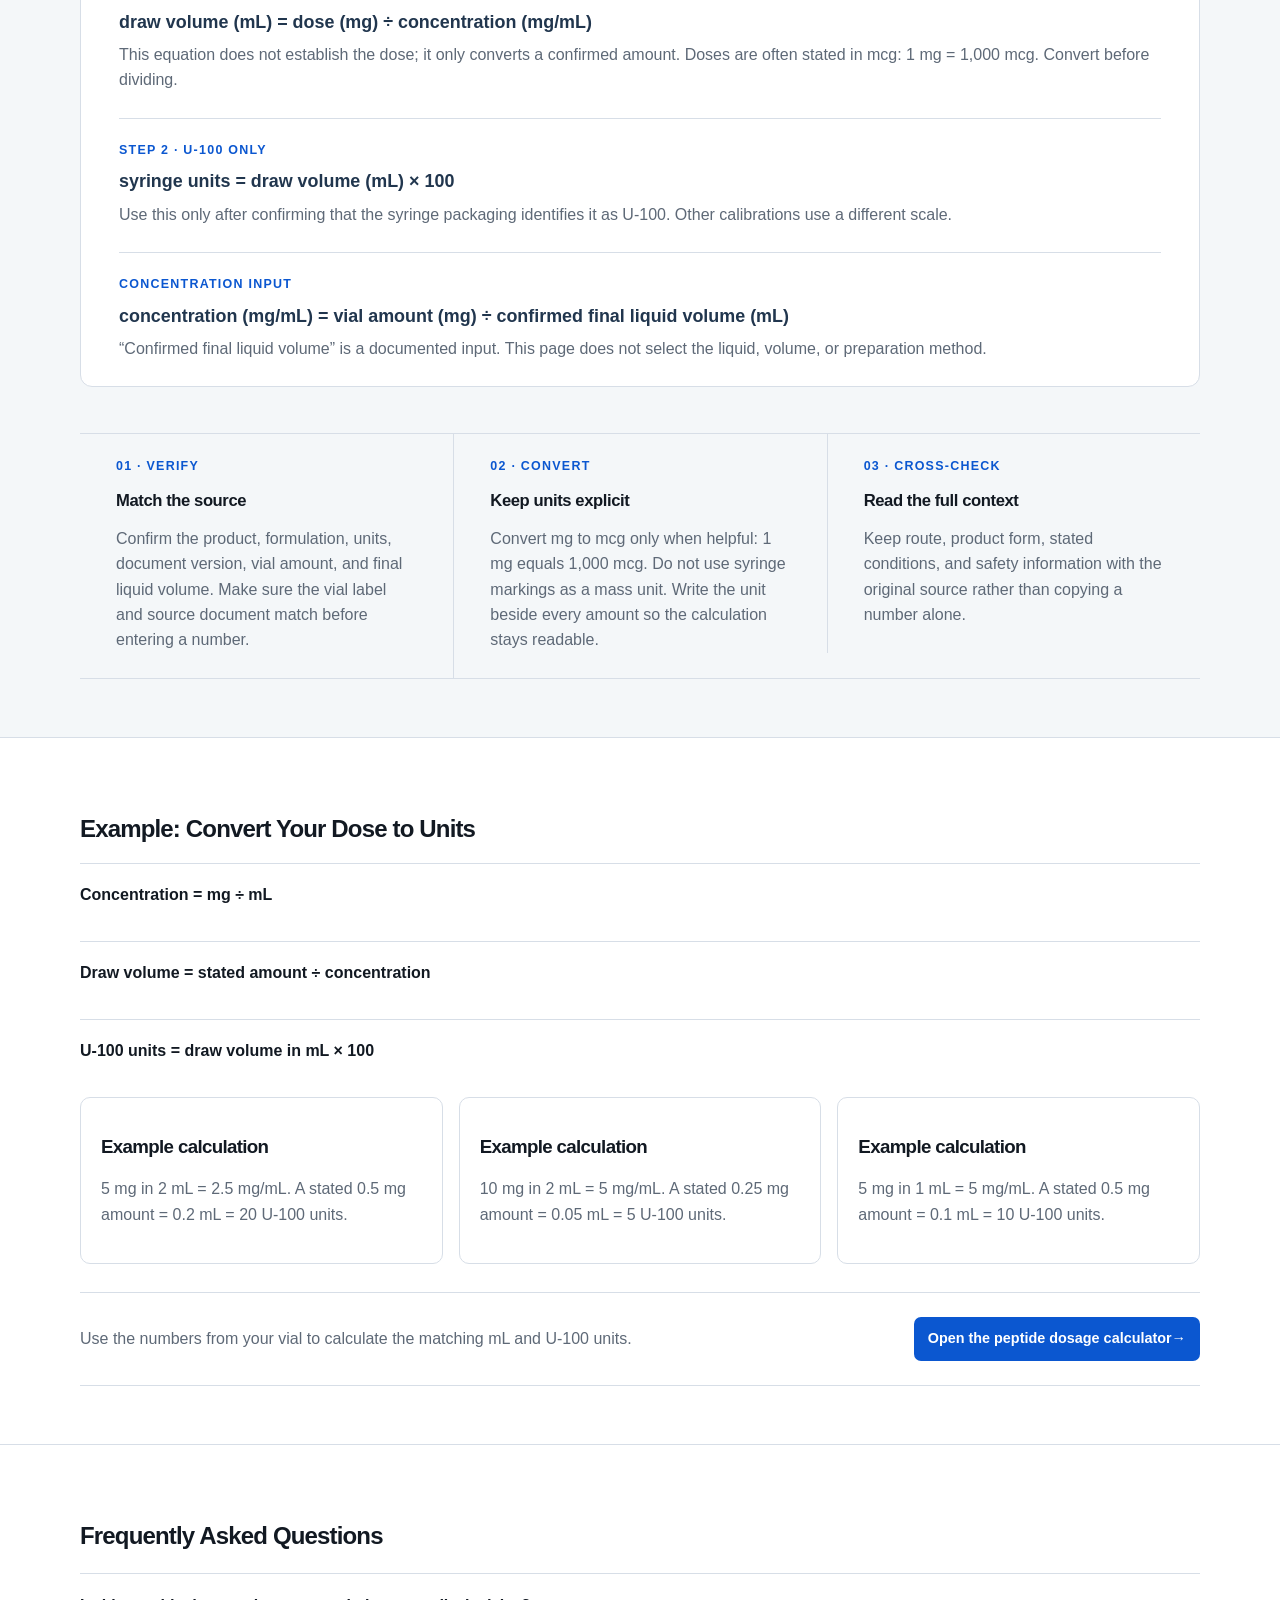
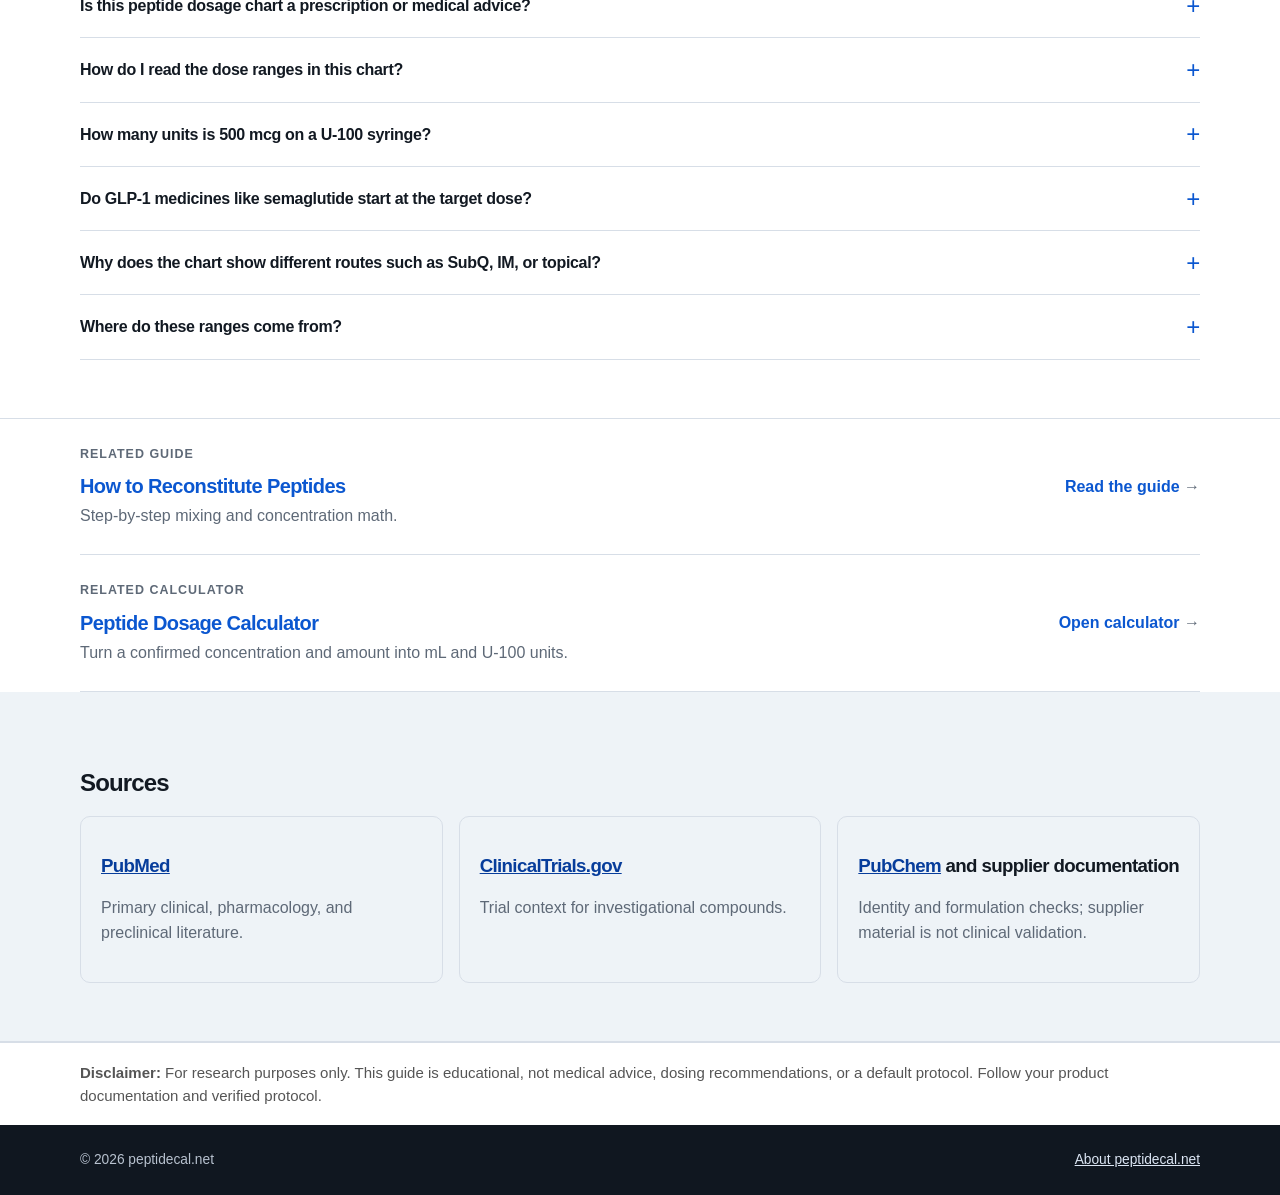
<file: guides/peptide-dosage-chart/index.html>
<!doctype html>
<html lang="en"><head><meta charset="utf-8"><meta name="viewport" content="width=device-width,initial-scale=1"><meta name="robots" content="index,follow"><link rel="icon" href="/favicon.ico" sizes="48x48">
  <link rel="icon" type="image/png" sizes="48x48" href="/assets/favicon-48x48.png">
  <link rel="icon" type="image/png" sizes="192x192" href="/assets/favicon-192x192.png">
  <link rel="icon" type="image/svg+xml" href="/assets/favicon.svg">
  <link rel="apple-touch-icon" sizes="180x180" href="/assets/apple-touch-icon.png"><title>Peptide Dosage Chart – Research Ranges, Frequency &amp; Route</title><meta name="description" content="Peptide dosage chart: research dose ranges for BPC-157, Semaglutide and more. Research reference only — not medical advice."><link rel="canonical" href="https://peptidecal.net/guides/peptide-dosage-chart/"><meta property="og:type" content="article"><meta property="og:title" content="Peptide Dosage Chart – Research Ranges, Frequency &amp; Route"><meta property="og:url" content="https://peptidecal.net/guides/peptide-dosage-chart/"><meta property="og:description" content="Source-backed quick reference ranges and concentration math."><meta name="twitter:card" content="summary"><meta property="og:image" content="https://peptidecal.net/assets/lab-measurement-hero.png"><script type="application/ld+json">{"@context":"https://schema.org","@graph":[{"@type":"Article","headline":"Peptide Dosage Chart","description":"Peptide dosage chart: research dose ranges for BPC-157, Semaglutide and more. Research reference only — not medical advice.","dateModified":"2026-09"},{"@type":"FAQPage","mainEntity":[{"@type":"Question","name":"Is this peptide dosage chart a prescription or medical advice?","acceptedAnswer":{"@type":"Answer","text":"No. This chart compiles commonly referenced research dose ranges and is a research reference only — not a prescription. Dose decisions belong to you and a clinician."}},{"@type":"Question","name":"How do I read the dose ranges in this chart?","acceptedAnswer":{"@type":"Answer","text":"Ranges reflect commonly cited research contexts, not universal recommendations. Source-type labels (Supp. docs / Clinical / Animal) show where each figure comes from."}},{"@type":"Question","name":"How many units is 500 mcg on a U-100 syringe?","acceptedAnswer":{"@type":"Answer","text":"It depends on concentration. At 2.5 mg/mL, 500 mcg equals 0.2 mL, or 20 units on a U-100 syringe. Always confirm your own concentration first."}},{"@type":"Question","name":"Do GLP-1 medicines like semaglutide start at the target dose?","acceptedAnswer":{"@type":"Answer","text":"No. They are titrated from a low starting dose upward (for example, 0.25 mg weekly for semaglutide). Never begin at a target dose — see the FDA label section above."}},{"@type":"Question","name":"Why does the chart show different routes such as SubQ, IM, or topical?","acceptedAnswer":{"@type":"Answer","text":"The same peptide can appear with different routes across published research. Route labels describe cited source context only and are not administration instructions."}},{"@type":"Question","name":"Where do these ranges come from?","acceptedAnswer":{"@type":"Answer","text":"They come from publicly available research literature, product documentation, and FDA labels where applicable. See the Sources section below for the source types used on this page."}}]}]}</script><script type="application/ld+json">{"@context":"https://schema.org","@type":"BreadcrumbList","itemListElement":[{"@type":"ListItem","position":1,"name":"Home","item":"https://peptidecal.net/"},{"@type":"ListItem","position":2,"name":"Guides","item":"https://peptidecal.net/guides/"},{"@type":"ListItem","position":3,"name":"Peptide Dosage Chart","item":"https://peptidecal.net/guides/peptide-dosage-chart/"}]}</script><style>:root{--b:#0b57d0;--p:#f4f7f9;--i:#121922;--s:#5e6977;--l:#d7dee7}*{box-sizing:border-box}body{margin:0;background:var(--p);color:var(--i);font:16px/1.58 -apple-system,BlinkMacSystemFont,Segoe UI,Arial,sans-serif}.wrap{width:min(1120px,calc(100% - 32px));margin:auto}.crumbs{padding:22px 0 0;color:var(--s);font-size:.84rem}.crumbs a{color:inherit}main{background:#fff}section{padding:58px 0;border-bottom:1px solid var(--l)}.band{background:#eef3f7}h1,h2,h3{line-height:1.1;letter-spacing:-.035em}h1{font-size:clamp(2.5rem,5vw,4rem);margin:.15em 0}.eyebrow{color:var(--b);font-size:.76rem;font-weight:800;letter-spacing:.1em;text-transform:uppercase}.meta,.lead{max-width:800px;color:var(--s)}.notice{margin-top:22px;padding:13px 16px;border-left:3px solid #e4a20b;background:#fff5dc}.table-wrap{overflow-x:auto;border:1px solid var(--l);border-radius:10px;margin-top:24px}table{width:100%;min-width:1040px;border-collapse:collapse}th,td{padding:14px 15px;border-bottom:1px solid var(--l);text-align:left;vertical-align:top}th{background:#f7f9fb;font-size:.72rem;letter-spacing:.06em;text-transform:uppercase}td{font-size:.9rem}small{color:var(--s)}.group td{background:#eaf2ff;color:#073d9b;font-weight:800}.formula{padding:18px 0;border-top:1px solid var(--l);font-weight:700}.grid{display:grid;grid-template-columns:repeat(3,1fr);gap:16px}.card{padding:20px;border:1px solid var(--l);border-radius:10px}.card p{color:var(--s)}a{color:#073d9b}@media(max-width:700px){section{padding:42px 0}.grid{grid-template-columns:1fr}.table-wrap{margin-right:-16px}}</style><link rel="stylesheet" href="../../assets/nav-dropdown.css"></head>
<body><style>
.calculator-cta{display:flex;align-items:center;justify-content:space-between;gap:24px;margin-top:28px;padding:24px 0;border-top:1px solid var(--l);border-bottom:1px solid var(--l)}
.calculator-cta p{max-width:62ch;margin:0;color:var(--s)}
.calculator-cta a{display:inline-flex;flex:0 0 auto;align-items:center;justify-content:center;min-height:44px;padding:10px 14px;border-radius:7px;background:var(--b);color:#fff;font-size:.9rem;font-weight:760;text-decoration:none}
.calculator-cta a:hover{background:#073d9b;color:#fff}
.related-guides{padding:0;border-bottom:0}
.related-guide-row{display:flex;align-items:center;justify-content:space-between;gap:24px;padding:26px 0;border-bottom:1px solid var(--l);color:var(--i);text-decoration:none}
.related-guide-row:hover strong,.related-guide-row:focus-visible strong{text-decoration:underline;text-underline-offset:3px}
.related-guide-row small{display:block;margin-bottom:7px;color:var(--s);font-size:.78rem;font-weight:760;letter-spacing:.08em;text-transform:uppercase}
.related-guide-row strong{display:block;color:var(--b);font-size:1.25rem;letter-spacing:-.03em}
.related-guide-row span{color:var(--s)}
.related-guide-row .related-action{flex:0 0 auto;color:var(--b);font-weight:760}
footer{padding:24px 0;background:#101720;color:#b8c2cf;font-size:.86rem}
footer a{color:#dce6f4}
footer .wrap{display:flex;justify-content:space-between;gap:20px;flex-wrap:wrap}.guide-disclaimer{padding:18px 0;background:transparent;border-top:1px solid var(--l);border-bottom:0}.guide-disclaimer p{max-width:none;margin:0;color:#555;font-size:.9375rem;line-height:1.55}.guide-disclaimer strong{color:#555;font-weight:760}
main>.crumbs+section{padding-top:28px}
main>.crumbs+section .eyebrow{margin:0 0 16px}
main>.crumbs+section .lead{max-width:none}
@media(max-width:700px){.calculator-cta,.related-guide-row{align-items:flex-start;flex-direction:column;gap:14px}.calculator-cta a{width:100%}.related-guide-row .related-action{margin-top:0}}
.calculation-band{background:var(--p)}
.calculation-band .lead{max-width:none}
.calculation-panel{max-width:none;margin-top:28px;padding:0 38px;border:1px solid var(--l);border-radius:12px;background:#fff}
.calculation-step{padding:25px 0;border-top:1px solid var(--l)}
.calculation-step:first-child{border-top:0}
.calculation-step h3,.calculation-checks h3{margin:0;color:var(--b);font-size:.78rem;letter-spacing:.1em;text-transform:uppercase}
.calculation-step .equation{margin:12px 0 8px;color:#21364e;font-size:1.12rem;line-height:1.35}
.calculation-step p{margin:0;color:var(--s)}
.calculation-checks{display:grid;grid-template-columns:repeat(3,1fr);max-width:none;margin-top:46px;border-top:1px solid var(--l);border-bottom:1px solid var(--l);align-items:start}
.calculation-checks article{min-height:0;padding:26px 36px;border-left:1px solid var(--l)}
.calculation-checks article:first-child{border-left:0}
.calculation-checks h3{margin-bottom:14px}
.calculation-checks strong{display:block;color:var(--i);font-size:1.04rem;letter-spacing:-.025em}
.calculation-checks p{margin:12px 0 0;color:var(--s)}
.faq-list{max-width:none;margin-top:24px;border-top:1px solid var(--l)}
.faq-list details{border-bottom:1px solid var(--l)}
.faq-list summary{display:flex;align-items:center;justify-content:space-between;gap:24px;padding:19px 0;cursor:pointer;color:var(--i);font-weight:760;letter-spacing:-.02em;list-style:none}
.faq-list summary::-webkit-details-marker{display:none}
.faq-list summary::after{content:'+';flex:0 0 auto;color:var(--b);font-size:1.5rem;font-weight:400;line-height:1;transition:transform .18s ease}
.faq-list details[open] summary::after{transform:rotate(45deg)}
.faq-list details p{max-width:72ch;margin:0 40px 20px 0;color:var(--s)}
.range-reading{display:block;margin:26px 0 2px;padding:22px 0;border-top:1px solid var(--l);border-bottom:1px solid var(--l)}
.range-reading h3{margin:0 0 10px;color:var(--i);font-size:1rem;letter-spacing:-.025em}
.range-reading h3 br{display:none}
.range-reading p{max-width:none;margin:0;color:var(--s)}
@media(max-width:700px){.calculation-panel{padding:0 20px}.calculation-checks{grid-template-columns:1fr;margin-top:32px}.calculation-checks article{min-height:0;padding:22px 0;border-top:1px solid var(--l);border-left:0}.calculation-checks article:first-child{border-top:0}.faq-list summary{padding:17px 0}.faq-list details p{margin-right:0}.range-reading{margin-top:20px;padding:18px 0}}
</style><style>.calculator-link{display:inline-flex;align-items:center;min-height:44px;margin-top:8px;padding:9px 13px;color:#fff;background:#0b57d0;border-radius:7px;font-size:.9rem;font-weight:760;text-decoration:none}.calculator-link:hover{color:#fff;background:#073d9b}.related-guides{padding-top:0}.guide-card{display:block;max-width:520px;padding:20px;color:var(--i);background:#fff;border:1px solid var(--l);border-radius:10px;text-decoration:none}.guide-card:hover{border-color:#0b57d0}.guide-card strong{display:block;margin-bottom:7px;color:#073d9b;font-size:1.02rem}.guide-card span{color:var(--s);font-size:.93rem}</style><header class="site-header"><div class="container nav-wrap"><a class="brand" href="/">peptide<span>cal</span>.net</a><nav aria-label="Primary navigation"><a href="/">Home</a><div class="dropdown"><a class="dropdown-link" href="/" aria-haspopup="true">Calculators</a><button class="dropdown-toggle" type="button" aria-expanded="false" aria-controls="calculators-menu" aria-label="Open Calculators menu"></button><div class="dropdown-menu" id="calculators-menu" role="menu"><a href="/calculators/peptide-reconstitution-calculator/" role="menuitem">Peptide Reconstitution Calculator</a><a href="/calculators/peptide-dosage-calculator/" role="menuitem">Peptide Dosage Calculator</a></div></div><div class="dropdown"><a class="dropdown-link" href="/guides/" aria-current="page" aria-haspopup="true">Guides</a><button class="dropdown-toggle" type="button" aria-expanded="false" aria-controls="guides-menu" aria-label="Open Guides menu"></button><div class="dropdown-menu" id="guides-menu" role="menu"><a href="/guides/how-to-reconstitute-peptides/" role="menuitem">How to Reconstitute Peptides</a><a href="/guides/peptide-dosage-chart/" role="menuitem">Peptide Dosage Chart</a></div></div><a href="/about/">About</a></nav></div></header><main><div class="wrap crumbs"><a href="/">Home</a> <span aria-hidden="true">/</span> <a href="/guides/">Guides</a> <span aria-hidden="true">/</span> Peptide Dosage Chart</div>
<section><div class="wrap"><p class="eyebrow">Updated September 2026 · Research reference only</p><h1>Peptide Dosage Chart</h1><p class="lead">This peptide dosage chart compiles commonly referenced research dosage ranges for popular peptides. Use it to understand the terms in a source you already have and to check concentration math. It does not choose a personal dose, schedule, product, or route. All dosages are for research reference only — consult a healthcare provider before using any peptide.</p></div></section>
<section><div class="wrap"><h2>Peptide Dosage Quick Reference Chart</h2><p class="notice">Starting points, not recommendations — set your own dose with a clinician. Research reference only.</p><div class="table-wrap"><table><thead><tr><th>Peptide</th><th>Typical research dose range</th><th>Frequency</th><th>Route</th></tr></thead><tbody>
<tr class="group"><td colspan="4">Healing &amp; Recovery</td></tr><tr><td>BPC-157</td><td>200–500 mcg</td><td>Daily</td><td>SubQ / oral</td></tr><tr><td>TB-500</td><td>2.5–5 mg</td><td>Twice weekly</td><td>SubQ</td></tr><tr><td>Thymosin Alpha-1</td><td>0.8–1.6 mg</td><td>Twice weekly</td><td>SubQ</td></tr><tr><td>LL-37</td><td>0.5–1 mg</td><td>Daily</td><td>SubQ</td></tr><tr><td>PEG-MGF</td><td>100–200 mcg</td><td>Daily</td><td>IM / SubQ</td></tr>
<tr class="group"><td colspan="4">Muscle &amp; Performance</td></tr><tr><td>CJC-1295</td><td>1–2 mg</td><td>2–3× weekly</td><td>SubQ</td></tr><tr><td>Ipamorelin</td><td>200–300 mcg</td><td>2–3× daily</td><td>SubQ</td></tr><tr><td>Sermorelin</td><td>200–500 mcg</td><td>Daily</td><td>SubQ</td></tr><tr><td>GHRP-2</td><td>100–300 mcg</td><td>1–3× daily</td><td>SubQ</td></tr><tr><td>GHRP-6</td><td>100–300 mcg</td><td>1–3× daily</td><td>SubQ</td></tr><tr><td>Hexarelin</td><td>100–200 mcg</td><td>Daily</td><td>SubQ</td></tr><tr><td>Tesamorelin</td><td>1–2 mg</td><td>Daily</td><td>SubQ</td></tr><tr><td>IGF-1 LR3</td><td>20–60 mcg</td><td>Daily</td><td>SubQ / IM</td></tr><tr><td>HGH Fragment 176-191</td><td>250–500 mcg</td><td>Daily</td><td>SubQ</td></tr>
<tr class="group"><td colspan="4">Skin &amp; Longevity / Metabolic</td></tr><tr><td>AOD 9604</td><td>300–500 mcg</td><td>Daily</td><td>SubQ</td></tr><tr><td>GHK-Cu</td><td>1–2 mg</td><td>Daily</td><td>Topical / SubQ</td></tr><tr><td>Epitalon</td><td>5–10 mg</td><td>Daily</td><td>SubQ</td></tr><tr><td>Melanotan II</td><td>250–500 mcg</td><td>Varies by study</td><td>SubQ</td></tr><tr><td>PT-141</td><td>0.75–1.75 mg</td><td>As needed in studies</td><td>SubQ</td></tr><tr><td>MOTS-c</td><td>5–10 mg</td><td>2–3× weekly</td><td>SubQ</td></tr><tr><td>DSIP</td><td>100–300 mcg</td><td>Evening schedules vary</td><td>SubQ</td></tr><tr><td>Selank</td><td>250–750 mcg</td><td>Daily</td><td>Intranasal / SubQ</td></tr><tr><td>Semax</td><td>200–600 mcg</td><td>Daily</td><td>Intranasal</td></tr><tr><td>Kisspeptin</td><td>50–200 mcg</td><td>1–2× daily</td><td>SubQ</td></tr><tr><td>Cerebrolysin <small>(peptide complex)</small></td><td>10–50 mL</td><td>Daily study courses</td><td>IM / IV</td></tr><tr><td>NAD+ <small>(not a peptide)</small></td><td>50–100 mg</td><td>2–3× weekly</td><td>SubQ / IV</td></tr></tbody></table></div><p><small>SubQ = subcutaneous; IM = intramuscular; IV = intravenous. Source-type labels: Supp. docs = supplier documentation; Clinical = published clinical study; Animal / Preclinical = non-human data only. Route labels describe cited source context, not administration instructions.</small></p><aside class="range-reading" aria-label="How to read the ranges"><h3>How to read the ranges</h3><p>Each range summarizes the publicly available literature context rather than a universal value. The source-type labels in the legend identify supplier documentation, a published clinical study, or non-human data. Research compounds and labelled medicines can have different evidence standards, formulations, and study goals, so a matching name does not guarantee a matching context. Frequency and route describe how the source reported the value; they do not create an administration plan. Check the vial label and original material together before treating any number as relevant to your situation.</p></aside></div></section>
<section class="band"><div class="wrap"><h2>FDA-Approved GLP-1 Medications</h2><p class="lead">GLP-1 metabolic medicines use labelled titration schedules. The entries below point to official information; they are not a personal prescription. Never begin at a target dose.</p><div class="table-wrap"><table><thead><tr><th>Medicine</th><th>Start → target in label or trial</th><th>Source</th></tr></thead><tbody><tr><td>Semaglutide</td><td>0.25 → 2.4 mg weekly</td><td><a href="https://www.accessdata.fda.gov/scripts/cder/daf/index.cfm?event=overview.process&amp;ApplNo=213051">FDA label</a></td></tr><tr><td>Tirzepatide</td><td>2.5 → 15 mg weekly</td><td><a href="https://www.accessdata.fda.gov/scripts/cder/daf/index.cfm?event=overview.process&amp;ApplNo=215866">FDA label</a></td></tr><tr><td>Cagrilintide</td><td>0.3 → 4.5 mg weekly in trials</td><td><a href="https://clinicaltrials.gov/search?term=cagrilintide">Clinical trial registry</a>; not FDA-approved</td></tr></tbody></table></div></div></section>
<section class="calculation-band"><div class="wrap"><h2>How Peptide Dosage Is Calculated</h2><p class="lead">The arithmetic is simple once the inputs are confirmed. First translate a documented mass into a concentration; then translate a separately confirmed amount into a liquid draw volume. A syringe scale is the last conversion step, not a substitute for knowing concentration.</p><div class="calculation-panel"><article class="calculation-step"><h3>Step 1 · Draw volume</h3><p class="equation"><strong>draw volume (mL) = dose (mg) ÷ concentration (mg/mL)</strong></p><p>This equation does not establish the dose; it only converts a confirmed amount. Doses are often stated in mcg: 1 mg = 1,000 mcg. Convert before dividing.</p></article><article class="calculation-step"><h3>Step 2 · U-100 only</h3><p class="equation"><strong>syringe units = draw volume (mL) × 100</strong></p><p>Use this only after confirming that the syringe packaging identifies it as U-100. Other calibrations use a different scale.</p></article><article class="calculation-step"><h3>Concentration input</h3><p class="equation"><strong>concentration (mg/mL) = vial amount (mg) ÷ confirmed final liquid volume (mL)</strong></p><p>“Confirmed final liquid volume” is a documented input. This page does not select the liquid, volume, or preparation method.</p></article></div><div class="calculation-checks"><article><h3>01 · Verify</h3><strong>Match the source</strong><p>Confirm the product, formulation, units, document version, vial amount, and final liquid volume. Make sure the vial label and source document match before entering a number.</p></article><article><h3>02 · Convert</h3><strong>Keep units explicit</strong><p>Convert mg to mcg only when helpful: 1 mg equals 1,000 mcg. Do not use syringe markings as a mass unit. Write the unit beside every amount so the calculation stays readable.</p></article><article><h3>03 · Cross-check</h3><strong>Read the full context</strong><p>Keep route, product form, stated conditions, and safety information with the original source rather than copying a number alone.</p></article></div></div></section>
<section><div class="wrap"><h2>Example: Convert Your Dose to Units</h2><p class="formula">Concentration = mg ÷ mL</p><p class="formula">Draw volume = stated amount ÷ concentration</p><p class="formula">U-100 units = draw volume in mL × 100</p><div class="grid"><article class="card"><h3>Example calculation</h3><p>5 mg in 2 mL = 2.5 mg/mL. A stated 0.5 mg amount = 0.2 mL = 20 U-100 units.</p></article><article class="card"><h3>Example calculation</h3><p>10 mg in 2 mL = 5 mg/mL. A stated 0.25 mg amount = 0.05 mL = 5 U-100 units.</p></article><article class="card"><h3>Example calculation</h3><p>5 mg in 1 mL = 5 mg/mL. A stated 0.5 mg amount = 0.1 mL = 10 U-100 units.</p></article></div><div class="calculator-cta"><p>Use the numbers from your vial to calculate the matching mL and U-100 units.</p><a href="/calculators/peptide-dosage-calculator/">Open the peptide dosage calculator <span aria-hidden="true">→</span></a></div></div></section>
<section><div class="wrap"><h2>Frequently Asked Questions</h2><div class="faq-list"><details><summary>Is this peptide dosage chart a prescription or medical advice?</summary><p>No. This chart compiles commonly referenced research dose ranges and is a research reference only — not a prescription. Dose decisions belong to you and a clinician.</p></details><details><summary>How do I read the dose ranges in this chart?</summary><p>Ranges reflect commonly cited research contexts, not universal recommendations. Source-type labels (Supp. docs / Clinical / Animal) show where each figure comes from.</p></details><details><summary>How many units is 500 mcg on a U-100 syringe?</summary><p>It depends on concentration. At 2.5 mg/mL, 500 mcg equals 0.2 mL, or 20 units on a U-100 syringe. Always confirm your own concentration first.</p></details><details><summary>Do GLP-1 medicines like semaglutide start at the target dose?</summary><p>No. They are titrated from a low starting dose upward (for example, 0.25 mg weekly for semaglutide). Never begin at a target dose — see the FDA label section above.</p></details><details><summary>Why does the chart show different routes such as SubQ, IM, or topical?</summary><p>The same peptide can appear with different routes across published research. Route labels describe cited source context only and are not administration instructions.</p></details><details><summary>Where do these ranges come from?</summary><p>They come from publicly available research literature, product documentation, and FDA labels where applicable. See the Sources section below for the source types used on this page.</p></details></div></div></section>
<section class="related-guides"><div class="wrap"><a class="related-guide-row" href="/guides/how-to-reconstitute-peptides/"><span><small>Related guide</small><strong>How to Reconstitute Peptides</strong><span>Step-by-step mixing and concentration math.</span></span><span class="related-action">Read the guide <span aria-hidden="true">→</span></span></a><a class="related-guide-row" href="/calculators/peptide-dosage-calculator/"><span><small>Related calculator</small><strong>Peptide Dosage Calculator</strong><span>Turn a confirmed concentration and amount into mL and U-100 units.</span></span><span class="related-action">Open calculator <span aria-hidden="true">→</span></span></a></div></section>
<section class="band"><div class="wrap"><h2>Sources</h2><div class="grid"><article class="card"><h3><a href="https://pubmed.ncbi.nlm.nih.gov/">PubMed</a></h3><p>Primary clinical, pharmacology, and preclinical literature.</p></article><article class="card"><h3><a href="https://clinicaltrials.gov/">ClinicalTrials.gov</a></h3><p>Trial context for investigational compounds.</p></article><article class="card"><h3><a href="https://pubchem.ncbi.nlm.nih.gov/">PubChem</a> and supplier documentation</h3><p>Identity and formulation checks; supplier material is not clinical validation.</p></article></div></div></section>
<section class="guide-disclaimer"><div class="wrap"><p><strong>Disclaimer:</strong> For research purposes only. This guide is educational, not medical advice, dosing recommendations, or a default protocol. Follow your product documentation and verified protocol.</p></div></section></main><footer><div class="wrap"><span>© 2026 peptidecal.net</span><a href="/about/">About peptidecal.net</a></div></footer><script defer src="../../assets/nav-dropdown.js"></script></body></html>
</file>
<file: assets/styles.css>
:root{--ink:#172225;--muted:#5c6a6d;--paper:#f6f8f5;--surface:#fff;--line:#d8dfdc;--teal:#0e5a58;--dark:#073f3e;--pale:#e5f1ee;--yellow:#fff7df;--yellow-ink:#73540d;--red:#a33c31;--red-bg:#fff0ed;--radius:14px;--shadow:0 16px 42px rgba(19,44,43,.09)}
*{box-sizing:border-box}html{scroll-behavior:smooth}body{margin:0;background:var(--paper);color:var(--ink);font:16px/1.6 Arial,Helvetica,sans-serif}a{color:var(--teal);text-decoration-thickness:1px;text-underline-offset:3px}a:hover{color:var(--dark)}.container{width:min(1120px,calc(100% - 32px));margin:auto}
.site-header{position:sticky;top:0;z-index:3;background:rgba(255,255,255,.96);border-bottom:1px solid var(--line)}.nav-wrap{min-height:68px;display:flex;align-items:center;justify-content:space-between;gap:20px}.brand{color:var(--ink);font-size:1.12rem;font-weight:800;letter-spacing:-.02em;text-decoration:none;white-space:nowrap}.brand span{color:var(--teal)}nav{display:flex;gap:18px;overflow-x:auto;white-space:nowrap;scrollbar-width:none}nav::-webkit-scrollbar{display:none}nav a,nav .nav-item{color:var(--muted);font-size:.93rem;font-weight:700;padding:12px 0;text-decoration:none}nav a[aria-current=page]{color:var(--teal)}
.hero{padding:48px 0 28px;background:linear-gradient(180deg,#edf5f1 0%,var(--paper) 100%)}.eyebrow{color:var(--teal);font-size:.76rem;font-weight:800;letter-spacing:.1em;margin:0 0 10px;text-transform:uppercase}h1,h2,h3{letter-spacing:-.03em;line-height:1.15}h1{font-size:clamp(2.25rem,8vw,4.4rem);margin:0;max-width:760px}.intro{color:var(--muted);font-size:1.08rem;max-width:710px;margin:16px 0 28px}
.calculator{background:var(--surface);border:1px solid var(--line);border-radius:var(--radius);box-shadow:var(--shadow);overflow:hidden}.calculator-header{padding:24px 22px 18px;border-bottom:1px solid var(--line)}.calculator-header h2{font-size:1.5rem;margin:0 0 7px}.calculator-header p{color:var(--muted);font-size:.96rem;margin:0}.calculator-form{padding:22px}.section-label{display:flex;align-items:center;gap:9px;color:var(--teal);font-size:.78rem;font-weight:800;letter-spacing:.08em;margin:0 0 12px;text-transform:uppercase}.section-label span{display:grid;place-items:center;width:24px;height:24px;border-radius:50%;color:#fff;background:var(--teal);font-size:.75rem;letter-spacing:0}.form-grid{display:grid;gap:16px}.input-row{display:grid;grid-template-columns:minmax(0,1fr) 90px;gap:8px}label{display:block;font-size:.94rem;font-weight:800;margin-bottom:7px}.field-note{display:block;color:var(--muted);font-size:.8rem;font-weight:400;margin-top:2px}input,select,button{width:100%;min-height:48px;border-radius:9px;font:inherit}input,select{padding:10px 12px;color:var(--ink);background:#fff;border:1px solid #aebbb7}input:focus,select:focus,button:focus{outline:3px solid rgba(14,90,88,.25);outline-offset:2px}.form-divider{height:1px;background:var(--line);margin:22px 0}.syringe-grid{display:grid;gap:16px}.primary-button{padding:10px 18px;color:#fff;background:var(--teal);border:1px solid var(--teal);font-weight:800;cursor:pointer;margin-top:22px}.primary-button:hover{background:var(--dark)}
.result{display:none;margin:0 22px 22px;padding:22px;background:var(--pale);border:1px solid #c8dfd8;border-radius:10px}.result.visible{display:block}.result-top{display:flex;align-items:start;justify-content:space-between;gap:16px;margin-bottom:16px}.result h3{font-size:1.28rem;margin:0 0 5px}.result-subtitle{color:var(--muted);font-size:.88rem;margin:0}.status{max-width:260px;border-radius:999px;font-size:.82rem;font-weight:800;line-height:1.25;padding:8px 11px}.status.good{color:var(--dark);background:#d4ebe3}.status.warning{color:var(--yellow-ink);background:var(--yellow)}.status.error{color:var(--red);background:var(--red-bg)}.result-primary{display:grid;gap:12px;grid-template-columns:1fr 1fr}.result-value{padding:15px;background:rgba(255,255,255,.85);border-radius:9px}.result-value strong{display:block;color:var(--dark);font-size:clamp(1.45rem,6vw,2rem);letter-spacing:-.04em;line-height:1.05}.result-value span{display:block;color:var(--muted);font-size:.83rem;margin-top:4px}.result-meta{display:grid;gap:8px;grid-template-columns:1fr 1fr;margin-top:12px}.meta-item{border-top:1px solid rgba(14,90,88,.18);padding-top:10px}.meta-item span{display:block;color:var(--muted);font-size:.76rem;font-weight:700;text-transform:uppercase;letter-spacing:.04em}.meta-item strong{font-size:.98rem}.syringe-card{margin-top:18px;padding:15px;background:#fff;border:1px solid #cfe0db;border-radius:9px}.syringe-heading{display:flex;justify-content:space-between;align-items:baseline;gap:8px;margin-bottom:12px}.syringe-heading strong{font-size:.92rem}.syringe-heading span{color:var(--muted);font-size:.8rem}.syringe-track{position:relative;height:42px;overflow:hidden;border:1px solid #96aaa4;border-radius:7px;background:repeating-linear-gradient(90deg,transparent 0,transparent calc(10% - 1px),#cad5d1 calc(10% - 1px),#cad5d1 10%)}.syringe-fill{height:100%;width:0;background:linear-gradient(90deg,#7ec5b0,#0e5a58)}.syringe-marker{position:absolute;top:0;bottom:0;left:0;width:2px;background:var(--dark);box-shadow:0 0 0 2px #fff}.syringe-marker::before{position:absolute;content:"";top:5px;left:-5px;width:10px;height:10px;background:var(--dark);border-radius:50%}.scale-row{display:flex;justify-content:space-between;color:var(--muted);font-size:.72rem;margin-top:5px}.measurement-note{margin:14px 0 0;padding:11px;border-radius:7px;font-size:.9rem}.measurement-note.good{color:var(--dark);background:#dff0eb}.measurement-note.warning{color:var(--yellow-ink);background:var(--yellow)}.measurement-note.error{color:var(--red);background:var(--red-bg)}.formula{color:var(--muted);font-size:.87rem;margin:14px 0 0}.result-actions{display:flex;flex-wrap:wrap;gap:10px;margin-top:17px}.secondary-button{width:auto;min-width:132px;padding:9px 13px;color:var(--dark);background:#fff;border:1px solid #9eb4ad;font-weight:800;cursor:pointer}.secondary-button:hover{background:#f2f7f4}
main section:not(.hero){padding:56px 0}.content-grid{display:grid;gap:28px}h2{font-size:clamp(1.7rem,5vw,2.35rem);margin:0 0 16px}h3{font-size:1.08rem;margin:0 0 7px}p{margin:0 0 15px}.lead{max-width:760px;color:var(--muted);font-size:1.05rem}.steps{display:grid;gap:14px;margin-top:24px}.step{padding:18px;background:var(--surface);border:1px solid var(--line);border-radius:10px}.step-number{display:inline-grid;place-items:center;width:30px;height:30px;margin-bottom:10px;color:#fff;background:var(--teal);border-radius:50%;font-weight:800}.step p,.muted{color:var(--muted);margin:0}.table-wrap{margin-top:22px;overflow-x:auto;background:var(--surface);border:1px solid var(--line);border-radius:10px}table{width:100%;min-width:720px;border-collapse:collapse;text-align:left}th,td{padding:15px;border-bottom:1px solid var(--line);vertical-align:top}th{color:var(--dark);background:#f1f6f4;font-size:.86rem;letter-spacing:.04em;text-transform:uppercase}tr:last-child td{border-bottom:0}td{color:#384649;font-size:.94rem}.reconstitution{background:#e9f1ee;border-top:1px solid #d7e3df;border-bottom:1px solid #d7e3df}.text-list{padding-left:21px;margin:20px 0 18px}.text-list li{margin-bottom:11px}.coming-soon{color:var(--dark);font-weight:800;margin:0}.faq-list{display:grid;gap:12px;margin-top:20px}details{padding:0 16px;background:var(--surface);border:1px solid var(--line);border-radius:9px}summary{position:relative;display:flex;align-items:center;min-height:56px;padding:10px 28px 10px 0;color:var(--ink);font-weight:800;cursor:pointer}summary::after{position:absolute;right:0;color:var(--teal);content:"+";font-size:1.3rem}details[open] summary::after{content:"−"}details p{padding-bottom:15px;color:var(--muted);font-size:.96rem;margin:0}.disclaimer{padding:42px 0;background:var(--ink);color:#edf4f1}.disclaimer h2{color:#fff}.disclaimer p{max-width:820px;color:#c8d7d2;margin:0}footer{padding:25px 0;background:#fff;color:var(--muted);font-size:.9rem}.footer-wrap{display:flex;align-items:center;justify-content:space-between;flex-wrap:wrap;gap:12px}
@media(min-width:700px){.hero{padding:70px 0 42px}.form-grid{grid-template-columns:repeat(3,1fr)}.syringe-grid{grid-template-columns:1fr 1fr}.steps{grid-template-columns:repeat(3,1fr)}.content-grid{grid-template-columns:minmax(0,1.4fr) minmax(270px,.6fr);align-items:start}}@media(max-width:480px){.container{width:min(100% - 24px,1120px)}.nav-wrap{gap:12px}nav{gap:14px}.brand{font-size:1rem}.calculator-header,.calculator-form{padding-left:16px;padding-right:16px}.result{margin-left:16px;margin-right:16px}.result-top{display:block}.status{display:inline-block;margin-top:10px}.result-primary{grid-template-columns:1fr}.result-meta{grid-template-columns:1fr}.secondary-button{width:100%}}
.hero{padding:58px 0;background:#f3f8f6}.hero>.container{display:grid;gap:34px;align-items:start}.hero-top{display:block;margin:0}.hero-visual{display:none}.eyebrow{margin-bottom:12px}.intro{max-width:440px;margin:16px 0 0}.calculator{border:1px solid #d7e4df;border-radius:18px;box-shadow:0 20px 50px rgba(7,63,62,.12)}.calculator-header{display:flex;align-items:center;justify-content:space-between;padding:18px 22px;color:var(--ink);background:#fff;border-bottom:1px solid var(--line)}.calculator-header h2{font-size:1.08rem;margin:0}.calculator-header h2::before{content:"◉";color:var(--teal);margin-right:9px}.calculator-header p{margin:0;color:var(--teal);font-size:.72rem;font-weight:800;letter-spacing:.07em;text-transform:uppercase}.calculator-form{display:grid;grid-template-columns:1fr 1fr;gap:17px;padding:19px 22px;background:#fff}.calculator-form .form-grid{display:contents}.compact-field{min-width:0}.compact-field label{display:flex;align-items:center;gap:7px;margin-bottom:7px;font-size:.94rem}.field-icon{width:18px;color:var(--teal);font-size:1rem;text-align:center}.info-button{display:inline-grid;place-items:center;width:17px;height:17px;min-height:17px;padding:0;color:var(--teal);background:#e7f1ed;border:0;border-radius:50%;font-size:.72rem;font-weight:800;cursor:help}.input-suffix{display:grid;grid-template-columns:minmax(0,1fr) 46px}.input-suffix input{border-radius:9px 0 0 9px}.input-suffix span{display:grid;place-items:center;color:var(--muted);background:#edf4f1;border:1px solid #aebbb7;border-left:0;border-radius:0 9px 9px 0;font-size:.9rem;font-weight:800}.quick-chips,.size-chips{display:flex;gap:6px;margin-top:8px}.quick-chips button,.size-chips button{flex:1;min-height:32px;padding:4px 7px;color:#36514d;background:#f1f6f4;border:1px solid #d5e3de;border-radius:7px;font-size:.82rem;font-weight:800;cursor:pointer}.quick-chips button:hover,.quick-chips button.active,.size-chips button:hover,.size-chips button.active{color:#fff;background:var(--teal);border-color:var(--teal)}.field-note{font-size:.73rem;line-height:1.3;margin-top:6px}.target-field{grid-column:1}.syringe-grid{grid-column:2;display:grid;grid-template-columns:1fr 1fr;gap:12px}.syringe-grid select{min-height:44px}.sr-only{position:absolute!important;width:1px!important;height:1px!important;overflow:hidden!important;clip:rect(0,0,0,0)!important;white-space:nowrap!important}.result{display:block;grid-column:1/-1;margin:0;padding:15px 22px;background:#eff8f5;border-top:1px solid #d5e5df}.result-top{margin-bottom:10px}.result h3{font-size:1.05rem}.result-subtitle{font-size:.78rem}.status{font-size:.74rem;padding:6px 9px}.result-primary{grid-template-columns:1fr 1fr;gap:9px}.result-value{padding:11px}.result-value strong{font-size:1.4rem}.result-meta{margin-top:9px}.result:not(.has-result) .result-primary,.result:not(.has-result) .result-meta,.result:not(.has-result) .syringe-card,.result:not(.has-result) .formula,.result:not(.has-result) .result-actions{display:none}.result:not(.has-result) .measurement-note{margin:0}.measurement-note{font-size:.8rem}.result-actions{display:none}.syringe-card{display:none}@media(min-width:980px){.hero>.container{grid-template-columns:minmax(280px,.75fr) minmax(600px,1.25fr)}.calculator-header{min-height:66px}.calculator-form{padding-bottom:17px}.hero{min-height:calc(100vh - 68px)}}@media(max-width:699px){.hero{padding:26px 0}.calculator-header{padding:15px 16px}.calculator-header p{display:none}.calculator-form{grid-template-columns:1fr;padding:16px}.target-field,.syringe-grid{grid-column:auto}.syringe-grid{grid-template-columns:1fr 1fr}.result{padding:16px}.quick-chips button{min-height:36px}.field-note{font-size:.76rem}}
.calculator{height:max-content}.calculator-header{display:block;padding:16px 22px}.calculator-header h2{font-size:1.15rem;line-height:1.1}.calculator-header p{margin-top:5px;font-size:.67rem;line-height:1.25;letter-spacing:.055em}.compact-field .field-note{display:none}.calculator-footnote{grid-column:1/-1;display:flex;gap:6px;align-items:center;margin:0;color:#60706d;font-size:.73rem;line-height:1.25}.calculator-footnote span{color:var(--teal);font-size:.9rem}.syringe-grid{gap:10px}.size-chips button{white-space:nowrap;font-size:.78rem}.size-chips button::after{content:" mL";font-size:.68rem;font-weight:700}.result:not(.has-result){padding:13px 22px}.result:not(.has-result) .result-top{display:flex;align-items:center;margin:0}.result:not(.has-result) .result-subtitle{display:none}.result:not(.has-result) .measurement-note{display:none}.result:not(.has-result){min-height:0;height:auto}.result:not(.has-result) .status{margin-left:auto}.result-top{margin-bottom:8px}.hero{min-height:0!important}@media(max-width:699px){.calculator-header{padding:15px 16px}.calculator-header p{display:block}.calculator-footnote{font-size:.72rem}.result:not(.has-result){padding:13px 16px}}
.hero{padding:54px 0 62px}.hero>.container{grid-template-columns:minmax(250px,.72fr) minmax(600px,1.28fr);grid-template-areas:"intro inputs" "result result";column-gap:48px;row-gap:22px}.hero-top{grid-area:intro;align-self:center;padding-bottom:8px}.hero h1{max-width:430px;font-size:clamp(3.25rem,5vw,5.1rem);line-height:.97}.intro{max-width:360px;font-size:1rem;line-height:1.48}.calculator{grid-area:inputs;border-radius:15px}.calculator-header{padding:14px 20px}.calculator-header h2{font-size:1.05rem}.calculator-header p{margin-top:3px;font-size:.62rem}.calculator-form{padding:16px 20px;gap:14px}.quick-chips{margin-top:6px}.quick-chips button{min-height:28px}.field-note{display:none!important}.calculator-footnote{margin-top:1px}.result{grid-area:result;display:none;margin:0;padding:17px 20px;background:#fff;border:1px solid #cfe1db;border-radius:14px;box-shadow:0 14px 34px rgba(7,63,62,.08)}.result.has-result{display:grid;grid-template-columns:1.45fr .75fr;column-gap:20px;align-items:center}.result.has-result .result-top{grid-column:1/-1;display:flex;align-items:center;justify-content:space-between;margin:0 0 10px}.result.has-result .result-subtitle{display:none}.result.has-result .result-primary{grid-column:1;grid-template-columns:1.35fr 1fr}.result.has-result .result-meta{grid-column:2;grid-row:2;display:grid;margin:0;gap:10px}.result.has-result .syringe-card{grid-column:1/-1;grid-row:3;display:block;margin:13px 0 0;padding:10px 12px}.result.has-result .measurement-note{grid-column:1/-1;grid-row:4;margin:10px 0 0;padding:8px 10px;font-size:.78rem}.result.has-result .formula{grid-column:1/-1;grid-row:5;margin:8px 0 0;font-size:.78rem}.result-value{padding:12px}.result-value strong{font-size:1.65rem}.result-meta .meta-item{padding-top:7px}.result-meta .meta-item strong{font-size:.9rem}.result:not(.has-result){display:none}.syringe-track{height:30px}.syringe-heading{margin-bottom:7px}.scale-row{margin-top:3px}@media(max-width:979px){.hero>.container{display:block}.hero-top{padding-bottom:22px}.hero h1{max-width:600px}.intro{max-width:600px}.result.has-result{margin-top:18px}.calculator{width:100%}}@media(max-width:699px){.hero{padding:28px 0 42px}.hero h1{font-size:3.1rem}.result.has-result{display:block;padding:15px}.result.has-result .result-top{display:flex;margin-bottom:10px}.result.has-result .result-primary{grid-template-columns:1fr 1fr}.result.has-result .result-meta{grid-template-columns:1fr 1fr;margin-top:9px}.result.has-result .syringe-card{display:block}.result.has-result .measurement-note,.result.has-result .formula{display:block}.calculator-form{gap:13px}.calculator-footnote{display:none}}
@media print{.site-header,.hero>.container>p,.hero h1,.intro,.hero-visual,.calculator-header,.calculator-form,main>section:not(.hero),footer,.result-actions{display:none!important}.hero{padding:0;background:#fff}.calculator{border:0;box-shadow:none}.result{display:block!important;margin:0;border:0;background:#fff}.syringe-card{break-inside:avoid}}
.calculator-mode-bar{padding:13px 20px 14px;background:#f7faf8;border-bottom:1px solid var(--line)}.mode-tabs{display:grid;grid-template-columns:1fr 1.25fr;gap:7px}.mode-tab{min-height:42px;padding:8px 10px;color:#405652;background:#fff;border:1px solid #c6d8d2;border-radius:8px;font-size:.82rem;font-weight:800;cursor:pointer}.mode-tab:hover{border-color:var(--teal);color:var(--teal)}.mode-tab.active{color:#fff;background:var(--teal);border-color:var(--teal)}.mode-description{margin:8px 0 0;color:var(--muted);font-size:.78rem;line-height:1.35}.planner-footnote{grid-column:1/-1;margin:0;padding:10px 11px;color:#36514d;background:#edf5f2;border:1px solid #d2e4de;border-radius:8px;font-size:.78rem;line-height:1.35}.mode-planning #manual-volume-field{display:none}.mode-planning .calculator-form .form-grid>.compact-field:first-child{grid-column:1/-1}.mode-planning .calculator-footnote{display:none}.mode-planning .planner-footnote{display:block!important}
.result.is-planner{display:block!important;padding:18px 20px}.result.is-planner>.result-top,.result.is-planner>.result-primary,.result.is-planner>.result-meta,.result.is-planner>.syringe-card,.result.is-planner>.measurement-note,.result.is-planner>.formula,.result.is-planner>.result-actions{display:none!important}.planner-result-heading{display:flex;align-items:start;justify-content:space-between;gap:14px;margin-bottom:14px}.planner-result-heading h3{margin:0 0 3px;color:var(--dark);font-size:1.14rem}.planner-result-heading p{margin:0;color:var(--muted);font-size:.82rem}.planner-badge{display:inline-flex;align-items:center;min-height:27px;padding:4px 8px;color:var(--dark);background:#dff0eb;border-radius:999px;font-size:.72rem;font-weight:800;white-space:nowrap}.proposal-list{display:grid;gap:9px}.proposal{display:grid;grid-template-columns:1fr auto;gap:11px;align-items:center;padding:12px;background:#fff;border:1px solid #d5e4df;border-radius:9px}.proposal h4{margin:0 0 2px;color:var(--ink);font-size:.95rem}.proposal p{margin:0;color:var(--muted);font-size:.78rem;line-height:1.35}.proposal-metrics{color:var(--dark);font-size:.92rem;font-weight:800;white-space:nowrap}.proposal-action{grid-column:1/-1;width:auto;justify-self:start;min-height:36px;padding:6px 10px;color:var(--teal);background:#fff;border:1px solid #aacbc1;border-radius:7px;font-size:.78rem;font-weight:800;cursor:pointer}.proposal-action:hover{color:#fff;background:var(--teal);border-color:var(--teal)}.planner-empty{margin:0;padding:12px;color:#73540d;background:var(--yellow);border-radius:8px;font-size:.86rem}.planner-disclaimer{margin:13px 0 0;color:#55706a;font-size:.76rem;line-height:1.4}
/* Homepage content architecture: interactive presets, then reference content. */
.reconstitution-teaser{padding:18px 0 0!important;background:var(--paper)}.reconstitution-teaser p{margin:0;color:var(--muted);font-size:.92rem}.reconstitution-teaser strong{color:var(--ink)}
.presets{padding:42px 0 58px!important;background:var(--paper)}.section-heading{display:flex;align-items:end;justify-content:space-between;gap:24px;margin-bottom:22px}.section-heading h2{margin:0}.section-heading p{max-width:610px;margin:0;color:var(--muted)}.preset-grid{display:grid;gap:14px}.preset-card{display:flex;flex-direction:column;min-height:198px;padding:19px;background:var(--surface);border:1px solid var(--line);border-radius:12px;box-shadow:0 8px 22px rgba(19,44,43,.045)}.preset-category{margin:0 0 9px;color:var(--teal);font-size:.73rem;font-weight:800;letter-spacing:.08em;text-transform:uppercase}.preset-card h3{font-size:1.18rem;margin:0 0 8px}.preset-values{margin:0 0 14px;color:#3d504d;font-size:.91rem;font-weight:700}.preset-values span{color:var(--muted);font-weight:400}.preset-add{width:auto;min-height:44px;margin-top:auto;padding:8px 13px;color:var(--dark);background:#edf5f2;border:1px solid #bfd9d1;border-radius:8px;font-size:.9rem;font-weight:800;cursor:pointer}.preset-add:hover{color:#fff;background:var(--teal);border-color:var(--teal)}
.how-use{background:#f1f6f4;border-top:1px solid #dce7e3;border-bottom:1px solid #dce7e3}.how-use .section-heading{display:block}.how-use .section-heading p{margin-top:8px}.how-grid{display:grid;gap:14px}.how-card{padding:20px;background:#fff;border:1px solid #d5e2de;border-radius:12px}.how-card .step-number{margin-bottom:12px}.how-card h3{font-size:1.1rem}.how-card p{color:var(--muted);font-size:.93rem;line-height:1.5;margin:0}
.dosages .section-heading{display:block}.dosages .section-heading p{margin-top:8px}.table-note{margin:14px 0 0;color:var(--muted);font-size:.9rem}.table-note strong{color:var(--ink)}.trust-kicker{color:#9fd2c4!important;font-size:.78rem;font-weight:800;letter-spacing:.09em;text-transform:uppercase;margin-bottom:10px!important}
@media(min-width:700px){.preset-grid{grid-template-columns:repeat(2,1fr)}.how-grid{grid-template-columns:repeat(3,1fr)}}@media(min-width:1020px){.preset-grid{grid-template-columns:repeat(4,1fr)}}@media(max-width:699px){.calculator-mode-bar{padding:12px 16px}.mode-tabs{grid-template-columns:1fr}.mode-tab{font-size:.82rem}.result.is-planner{padding:15px}.proposal{grid-template-columns:1fr}.proposal-metrics{white-space:normal}.section-heading{display:block}.section-heading p{margin-top:8px}.presets{padding:34px 0 42px!important}.reconstitution-teaser{padding-top:14px}}
/* Simplified calculator: the answer and the syringe mark lead the interface. */
.calculator-mode-bar{padding:12px 20px}.mode-tabs{grid-template-columns:1fr 1fr}.mode-tab{min-height:46px}.calculator-form{grid-template-columns:1fr 1fr;gap:15px}.calculator-form .form-grid{display:contents}.target-field{grid-column:1}.syringe-choice{grid-column:2}.syringe-options{display:grid;grid-template-columns:repeat(3,1fr);gap:7px}.syringe-options button{min-height:58px;padding:7px 4px;color:#405652;background:#f4f8f6;border:1px solid #d5e3de;border-radius:8px;font-size:.75rem;font-weight:800;cursor:pointer}.syringe-options button strong,.syringe-options button span{display:block}.syringe-options button span{margin-top:1px;color:#6b7b77;font-size:.69rem;font-weight:700}.syringe-options button.active{color:#fff;background:var(--teal);border-color:var(--teal)}.syringe-options button.active span{color:#d9eeea}.calculator-footnote{grid-column:1/-1}.mode-planning #manual-volume-field{display:none}.mode-planning .calculator-form .form-grid>.compact-field:first-child{grid-column:1/-1}.mode-planning .planner-footnote{display:block!important}.mode-planning .calculator-footnote{display:none}
.result.direct-active{display:block!important;padding:0;background:#fff;border:1px solid #cfe1db;border-radius:16px;box-shadow:0 14px 34px rgba(7,63,62,.08)}.result.direct-active>*:not(.direct-result){display:none!important}.direct-result{padding:26px 28px 24px;text-align:center}.direct-mode{margin:0 0 8px;color:var(--teal);font-size:.75rem;font-weight:800;letter-spacing:.08em;text-transform:uppercase}.direct-result h3{margin:0;color:var(--ink);font-size:clamp(1.6rem,3vw,2.25rem)}.direct-result h3 strong{color:var(--teal)}#direct-draw{margin:4px 0 22px;color:var(--dark);font-size:clamp(1.3rem,2.5vw,1.85rem);font-weight:800}.syringe-figure{max-width:720px;margin:0 auto}.syringe-body{display:grid;grid-template-columns:56px minmax(0,1fr) 64px;align-items:center;height:68px}.syringe-plunger{height:26px;background:#eff3f2;border:2px solid #9caeaa;border-radius:8px 0 0 8px}.syringe-barrel{position:relative;height:42px;overflow:hidden;border:3px solid #93a7a1;border-radius:8px;background:repeating-linear-gradient(90deg,transparent 0,transparent calc(10% - 2px),rgba(34,54,51,.6) calc(10% - 2px),rgba(34,54,51,.6) 10%)}.visual-fill{height:100%;width:100%;background:#82b9ef;transform:scaleX(0);transform-origin:left;transition:transform .2s ease-out}.visual-marker{position:absolute;top:-8px;bottom:-8px;left:0;width:3px;background:#0e5a58;transition:left .2s ease-out}.visual-marker::before{position:absolute;top:-10px;left:-6px;width:13px;height:13px;border-radius:50%;background:#0e5a58;content:""}.syringe-needle{height:4px;background:#7f8b89;position:relative}.syringe-needle::after{position:absolute;right:-2px;top:-4px;border-top:6px solid transparent;border-bottom:6px solid transparent;border-left:22px solid #7f8b89;content:""}.syringe-scale{display:flex;justify-content:space-between;padding:5px 62px 0 58px;color:#536663;font-size:.78rem;font-weight:800}.calculation-details{max-width:660px;margin:20px auto 0;text-align:left}.calculation-details summary{min-height:auto;padding:8px 24px 8px 0;color:var(--teal);font-size:.83rem}.calculation-details p{margin:0;padding:0 0 10px;color:var(--muted);font-size:.82rem;line-height:1.45}.calculation-details summary::after{font-size:1rem}
@media(max-width:699px){.calculator-form{grid-template-columns:1fr}.target-field,.syringe-choice{grid-column:auto}.mode-tabs{grid-template-columns:1fr}.direct-result{padding:22px 14px}.syringe-body{grid-template-columns:34px minmax(0,1fr) 34px;height:54px}.syringe-plunger{height:20px}.syringe-barrel{height:34px}.syringe-scale{padding:5px 32px 0 36px;font-size:.68rem}.calculation-details{margin-top:15px}}

:root{
  --ink:#121922;
  --muted:#5e6977;
  --paper:#f4f7f9;
  --surface:#fff;
  --line:#d7dee7;
  --teal:#0b57d0;
  --dark:#073d9b;
  --pale:#edf4ff;
  --yellow:#fff6dd;
  --yellow-ink:#71500a;
  --radius:12px;
  --shadow:0 22px 54px rgba(28,48,75,.10);
  --lab-blue:#0b57d0;
  --lab-blue-dark:#073d9b;
  --lab-blue-soft:#eaf2ff;
  --lab-gray:#eef2f5;
  --lab-border:#cfd8e3;
  --lab-amber:#f0a000;
}
*{box-sizing:border-box}
html{scroll-behavior:smooth}
body{color:var(--ink);background:var(--paper);font-family:-apple-system,BlinkMacSystemFont,"Segoe UI",Helvetica,Arial,sans-serif;font-size:16px;line-height:1.58;-webkit-font-smoothing:antialiased}
button,input,select{font:inherit}
button:focus-visible,input:focus-visible,select:focus-visible,summary:focus-visible,a:focus-visible{outline:3px solid rgba(11,87,208,.28);outline-offset:3px}
.container{width:min(1220px,calc(100% - 48px));margin-inline:auto}
.site-header{position:sticky;top:0;z-index:20;height:70px;background:#fff;border-bottom:1px solid var(--line);box-shadow:none}
.nav-wrap{height:70px}
.brand{color:var(--ink);font-size:1.15rem;font-weight:820;letter-spacing:-.025em}
.brand span{color:var(--lab-blue)}
nav{height:100%;gap:28px}
nav a,.nav-item{position:relative;display:flex;align-items:center;height:100%;color:#4b5664;font-size:.91rem;font-weight:650}
nav a[aria-current="page"]{color:var(--lab-blue)}
nav a[aria-current="page"]::after{position:absolute;right:0;bottom:0;left:0;height:3px;background:var(--lab-blue);content:""}

.hero{min-height:auto!important;padding:38px 0 58px;background:var(--paper)}
.hero>.container{display:grid!important;grid-template-columns:minmax(330px,.76fr) minmax(0,1.52fr)!important;grid-template-areas:"title title" "inputs output"!important;gap:0!important;align-items:stretch!important}
.hero-top{grid-area:title!important;display:block!important;padding:0 0 26px!important;align-self:auto!important}
.hero-top>div{display:grid;grid-template-columns:auto 1fr;column-gap:16px;align-items:end}
.hero-top>div::before{grid-row:1/3;align-self:center;width:48px;height:56px;background:var(--lab-blue-soft);border:1px solid #bad0f5;border-radius:10px;content:"";background-image:url("data:image/svg+xml,%3Csvg xmlns='http://www.w3.org/2000/svg' width='48' height='56' viewBox='0 0 48 56' fill='none'%3E%3Cpath d='M18 8h12M20 8v7l-5 6v25h18V21l-5-6V8M15 27h18' stroke='%230b57d0' stroke-width='2' stroke-linecap='round' stroke-linejoin='round'/%3E%3C/svg%3E")}
.hero .eyebrow{display:none}
.hero h1{grid-column:2;margin:0;color:var(--ink);font-size:clamp(2rem,3.2vw,2.65rem);font-weight:780;line-height:1.02;letter-spacing:-.035em}
.hero .intro{grid-column:2;max-width:none;margin:5px 0 0;color:var(--muted);font-size:1rem;line-height:1.45}
.hero-visual{display:none!important}

.calculator{grid-area:inputs!important;min-width:0;min-height:570px;height:auto!important;background:#fff;border:1px solid var(--lab-border)!important;border-radius:16px 0 0 16px!important;box-shadow:var(--shadow)!important;overflow:hidden}
.calculator-header{display:none!important}
.calculator-mode-bar{padding:28px 28px 20px;background:#fff;border-bottom:0}
.mode-tabs{display:grid;grid-template-columns:1fr 1fr;gap:0;padding:3px;background:var(--lab-gray);border:1px solid var(--lab-border);border-radius:9px}
.mode-tab{min-height:48px;padding:8px 12px;color:#4c5968;background:transparent;border:0;border-radius:7px;font-size:.82rem;font-weight:760;line-height:1.25;cursor:pointer}
.mode-tab:hover{color:var(--lab-blue-dark);background:#f8fbff}
.mode-tab.active{color:#fff;background:var(--lab-blue);box-shadow:0 4px 12px rgba(11,87,208,.2)}
.mode-description{display:none}
.calculator-form{display:flex!important;min-height:0;padding:4px 28px 28px!important;background:#fff;flex:1;flex-direction:column}
html[data-calculator-mode] .calculator-form{padding-bottom:16px!important}
.calculator-form .form-grid{display:block!important}
.compact-field{margin:0 0 24px;min-width:0}
html[data-calculator-mode] .compact-field{margin-bottom:16px}
html[data-calculator-mode] #manual-volume-field{margin-bottom:10px}
.compact-field label{display:flex;align-items:center;gap:9px;margin:0 0 9px;color:#283442;font-size:.88rem;font-weight:760}
.field-icon{display:grid;place-items:center;width:21px;height:21px;color:var(--lab-blue);font-size:0;background-position:center;background-repeat:no-repeat;background-size:21px 21px}
.form-grid>.compact-field:first-child .field-icon{background-image:url("data:image/svg+xml,%3Csvg xmlns='http://www.w3.org/2000/svg' viewBox='0 0 24 24' fill='none' stroke='%230b57d0' stroke-width='1.8' stroke-linecap='round' stroke-linejoin='round'%3E%3Cpath d='M8 3h8M9 3v5l-3 4v9h12v-9l-3-4V3M6 14h12'/%3E%3C/svg%3E")}
#manual-volume-field .field-icon{background-image:url("data:image/svg+xml,%3Csvg xmlns='http://www.w3.org/2000/svg' viewBox='0 0 24 24' fill='none' stroke='%230b57d0' stroke-width='1.8'%3E%3Cpath d='M12 3s6 7 6 12a6 6 0 1 1-12 0c0-5 6-12 6-12Z'/%3E%3C/svg%3E")}
.target-field .field-icon{background-image:url("data:image/svg+xml,%3Csvg xmlns='http://www.w3.org/2000/svg' viewBox='0 0 24 24' fill='none' stroke='%230b57d0' stroke-width='1.8'%3E%3Ccircle cx='12' cy='12' r='8'/%3E%3Ccircle cx='12' cy='12' r='3'/%3E%3Cpath d='M12 1v3M12 20v3M1 12h3M20 12h3'/%3E%3C/svg%3E")}
.syringe-choice .field-icon{background-image:url("data:image/svg+xml,%3Csvg xmlns='http://www.w3.org/2000/svg' viewBox='2 2 20 20'%3E%3Cg transform='translate(24 0) scale(-1 1)'%3E%3Cpath fill='%230b57d0' stroke='%230b57d0' stroke-width='.3' stroke-linejoin='miter' d='m5.279 7.164l-.713-.708l2.713-2.733l.727.714l-1.02 1.019L8.37 6.819l2.852-2.852l.714.714l-.939.933l7.948 7.928l-1.907 1.92l4.032 4.027h-1.427l-3.319-3.32l-1.889 1.9l-7.953-7.934l-.914.907l-.688-.688l2.8-2.846l-1.382-1.364zm1.89 2.282l7.24 7.24l3.095-3.119l-1.846-1.89l-1.894 1.889l-.702-.67l1.907-1.907l-2.096-2.077l-1.87 1.863l-.707-.708l1.864-1.869l-1.871-1.871zm0 0l.443-.442l2.677-2.677z'/%3E%3C/g%3E%3C/svg%3E")}
.field-icon svg{width:21px;height:21px;stroke:currentColor}
.info-button{position:relative;width:44px;height:44px;min-height:44px;margin:-13px -13px -13px -8px;color:transparent;background:transparent;border:0;border-radius:50%;font-size:0}
.info-button::before{position:absolute;top:13px;left:13px;display:grid;width:18px;height:18px;place-items:center;color:#556578;background:#edf2f7;border:1px solid #d3dce5;border-radius:50%;font-size:.69rem;font-weight:800;content:"i"}
.input-suffix,.input-row{display:grid;grid-template-columns:minmax(0,1fr) 58px}
.input-row{grid-template-columns:minmax(0,1fr) 96px;gap:0}
.input-row input{border-radius:9px 0 0 9px}
.input-row select{width:100%;padding-right:34px;padding-left:16px;border-left:0;border-radius:0 9px 9px 0}
input,select{min-height:55px;color:var(--ink);background:#fff;border:1px solid #aebbc9;border-radius:9px;font-size:1rem}
input{padding:11px 14px}
input[type="number"]{-moz-appearance:textfield;appearance:textfield}
input[type="number"]::-webkit-inner-spin-button,input[type="number"]::-webkit-outer-spin-button{margin:0;-webkit-appearance:none}
select{padding:10px 12px}
input::placeholder{color:#8a95a2}
input:hover,select:hover{border-color:#7e91a7}
input:focus,select:focus{border-color:var(--lab-blue);box-shadow:0 0 0 3px rgba(11,87,208,.1);outline:0}
.input-suffix input{border-radius:9px 0 0 9px}
.input-suffix span{display:grid;place-items:center;color:#4f5f71;background:#f1f4f7;border:1px solid #aebbc9;border-left:0;border-radius:0 9px 9px 0;font-size:.82rem;font-weight:760}
.quick-chips{display:grid;grid-template-columns:repeat(4,1fr);gap:7px;margin-top:8px}
.quick-chips button{min-height:44px;padding:5px 7px;color:#4b5a6c;background:#f4f7f9;border:1px solid #d4dce5;border-radius:7px;font-size:.81rem;font-weight:760;cursor:pointer}
.quick-chips button:hover{color:var(--lab-blue-dark);background:var(--lab-blue-soft);border-color:#aac5ef}
.quick-chips button.active{color:#fff;background:var(--lab-blue);border-color:var(--lab-blue)}
.field-note{display:none!important}
.target-field,.syringe-choice{grid-column:auto!important}
html[data-calculator-mode] .syringe-choice{margin-bottom:0}
.syringe-options{display:grid;grid-template-columns:repeat(3,1fr);gap:7px}
.syringe-options button{min-height:64px;padding:8px 4px;color:#344253;background:#f4f7f9;border:1px solid #d0d9e3;border-radius:8px;font-size:.76rem;font-weight:760;cursor:pointer}
html[data-calculator-mode] .syringe-options button{min-height:56px;padding:7px 4px}
.syringe-options button strong{display:block;font-size:.84rem}
.syringe-options button span{display:block;margin-top:2px;color:#697686;font-size:.68rem}
.syringe-options button:hover{color:var(--lab-blue-dark);background:var(--lab-blue-soft);border-color:#aac5ef}
.syringe-options button.active{color:var(--lab-blue-dark);background:#edf4ff;border-color:var(--lab-blue);box-shadow:inset 0 0 0 1px var(--lab-blue)}
.syringe-options button.active span{color:var(--lab-blue-dark)}
.mode-planning #manual-volume-field{display:none}

.hero .result{grid-area:output!important;display:block!important;min-width:0;min-height:570px;margin:0!important;padding:0!important;background:#fff!important;border:1px solid var(--lab-border)!important;border-left:0!important;border-radius:0 16px 16px 0!important;box-shadow:var(--shadow)!important;overflow:hidden}
.hero .result.has-result{display:block!important}
.hero .result.direct-active{display:flex!important}
.result.direct-active>*:not(.direct-result){display:none!important}
.direct-result{position:relative;display:flex;min-height:568px;padding:54px 46px 27px;text-align:center;flex:1;flex-direction:column;justify-content:flex-start;background:#fff}
.direct-mode{margin:0 0 12px;color:var(--lab-blue);font-size:.72rem;font-weight:800;letter-spacing:.1em;text-transform:uppercase}
.direct-result h3{max-width:none;margin:0 auto;color:var(--ink);font-size:clamp(1.8rem,2.8vw,3rem);font-weight:770;line-height:1.08;letter-spacing:-.035em;white-space:nowrap}
.direct-result h3 strong{color:var(--lab-blue)}
#direct-draw{margin:7px 0 29px;color:var(--ink);font-size:clamp(1.65rem,3vw,2.55rem);font-weight:780;line-height:1.1;letter-spacing:-.025em}
#direct-draw strong{color:var(--lab-blue)}
.syringe-figure{width:100%;max-width:800px;margin:0 auto}
.syringe-body{display:grid;grid-template-columns:84px minmax(0,1fr) 104px;align-items:center;height:112px}
.syringe-barrel{position:relative;height:74px;overflow:visible;border:2px solid #8f9dab;border-radius:9px 3px 3px 9px;background:rgba(251,252,253,.92);box-shadow:inset 0 1px 2px rgba(65,86,108,.08)}
.syringe-scale-zone{position:absolute;inset:0 76px 0 10px}
.visual-fill{position:absolute;z-index:1;inset:0;width:100%;height:100%;background:#78adf4;opacity:.82;transform:scaleX(0);transform-origin:left;transition:transform .24s cubic-bezier(.16,1,.3,1)}
.syringe-ticks{position:absolute;z-index:2;inset:0;overflow:visible;pointer-events:none}
.syringe-tick{position:absolute;bottom:0;width:1px;height:29%;background:#526477;transform:translateX(-50%)}
.syringe-tick.mid{height:45%;background:#40566e}
.syringe-tick.major{width:2px;height:64%;background:#273d56}
.visual-marker{position:absolute;z-index:4;top:-10px;bottom:-14px;left:0;width:2px;background:var(--lab-blue);transition:left .24s cubic-bezier(.16,1,.3,1)}
.visual-marker::before{position:absolute;top:-17px;left:50%;width:10px;height:6px;background:var(--lab-blue);border-radius:0;clip-path:polygon(0 0,100% 0,50% 100%);content:"";transform:translateX(-50%)}
.visual-marker::after{position:absolute;top:-35px;left:50%;min-width:34px;padding:3px 8px;color:#fff;background:var(--lab-blue);border-radius:4px;font-size:.72rem;font-weight:800;line-height:1.35;text-align:center;white-space:nowrap;content:attr(data-units);transform:translateX(-50%)}
.visual-marker[data-units=""]{display:none}
.result.is-overflow .visual-marker{display:none}
.syringe-needle{position:relative;height:46px;background:transparent}
.syringe-needle::before{position:absolute;top:50%;left:0;width:53px;height:5px;background:#8d9aa7;clip-path:polygon(0 50%,13% 0,100% 34%,100% 66%,13% 100%);content:"";transform:translateY(-50%)}
.syringe-needle::after{position:absolute;top:50%;right:0;width:32px;height:30px;background:#f4f7f9;border:1px solid #aeb9c4;border-radius:5px 0 0 5px;box-shadow:inset 0 0 0 5px rgba(255,255,255,.56);content:"";transform:translateY(-50%)}
.syringe-plunger{position:relative;height:96px;background:transparent;border:0;border-radius:0}
.plunger-stopper{position:absolute;z-index:3;top:17px;left:-7px;width:8px;height:62px;background:#7f8993;border-radius:1px;box-shadow:inset -1px 0 0 rgba(36,52,67,.18)}
.plunger-flange{position:absolute;z-index:2;top:0;left:1px;width:10px;height:96px;background:#f7f9fb;border:1px solid #aeb9c4;border-radius:2px}
.plunger-rod{position:absolute;top:47px;right:7px;left:11px;width:auto;height:3px;background:#aeb9c4}
.plunger-rod::before{position:absolute;top:-15px;left:0;width:37px;height:33px;background:#eef2f5;border:1px solid #aeb9c4;border-radius:2px;content:""}
.plunger-thumb{position:absolute;top:12px;right:0;width:10px;height:72px;background:#f7f9fb;border:1px solid #aeb9c4;border-radius:2px}
.syringe-labels{position:absolute;z-index:3;top:8px;right:0;left:0;height:18px;color:#394c61;font-size:.68rem;font-variant-numeric:tabular-nums;font-weight:740;pointer-events:none}
.syringe-label{position:absolute;top:0;transform:translateX(-50%)}
.syringe-label:first-child,.syringe-label:last-child{transform:translateX(-50%)}
.syringe-units-label{position:absolute;z-index:3;right:15px;bottom:18px;color:#273d56;font-size:.52rem;font-weight:820;line-height:1;pointer-events:none}
.draw-volume-readout{margin:4px 0 0;color:var(--lab-blue);font-size:1rem;font-weight:760}
.result-dock{position:relative;width:100%;min-height:0;margin-top:auto;padding:0;text-align:left;border-top:1px solid var(--line)}
.manual-result-values{display:grid;grid-template-columns:repeat(3,minmax(0,1fr));gap:16px;padding-top:20px}.manual-result-values div{min-width:0}.manual-result-values span{display:block;color:#728093;font-size:.68rem;font-weight:780;letter-spacing:.05em;text-transform:uppercase}.manual-result-values strong{display:block;margin-top:5px;color:#253445;font-size:.96rem;line-height:1.3}.manual-result-values div:last-child strong{color:var(--lab-blue)}.manual-result-math{margin:5px 0 0;color:#728093;font-size:.72rem;line-height:1.4}.manual-result-math:empty{display:none}.manual-result-disclaimer{margin:12px 0 0;color:#607080;font-size:.75rem;line-height:1.45}.manual-result-disclaimer span{margin-right:4px}
.calculation-details{width:100%;max-width:none;margin:0;padding:0;text-align:left;border:0;border-radius:0}
.calculation-details summary{position:relative;display:flex;min-height:42px;gap:9px;align-items:center;padding:10px 31px 8px;color:#4c5b6c;font-size:.8rem;font-weight:720;list-style:none}
.calculation-details summary::-webkit-details-marker{display:none}
.calculation-details summary::before{position:absolute;top:50%;left:2px;color:#647487;font-size:1.25rem;font-weight:500;line-height:1;content:"›";transform:translateY(-50%);transition:transform .18s ease-out}
.calculation-details[open] summary::before{transform:translateY(-50%) rotate(90deg)}
.calculation-details summary::after{display:none!important}
.details-info{display:inline-grid;width:18px;height:18px;place-items:center;color:#647487;border:1px solid #aeb9c4;border-radius:50%;font-size:.66rem;font-style:normal;font-weight:800}
.detail-list{display:grid;grid-template-columns:repeat(2,minmax(0,1fr));max-width:none;gap:3px 30px;margin:0;padding:0 0 10px 48px;color:#647181;font-size:.73rem;line-height:1.35}
.detail-list li{min-width:0;padding-left:1px}
.detail-list li:last-child{grid-column:1/-1}
.detail-list li::marker{color:var(--lab-blue)}
.result-context{position:static;display:flex;gap:12px;align-items:center;justify-content:flex-end;width:100%;margin:0;padding:3px 0 0;color:#74808e;font-size:.67rem;line-height:1.35;text-align:right}
.result:not(.has-result) .calculation-details{display:none}
.result:not(.has-result) .syringe-figure{opacity:.42}
.result:not(.has-result) .direct-mode{color:#768291}
.result:not(.has-result) #direct-draw{color:#687585;font-size:1rem;font-weight:620;letter-spacing:0}
.result.is-error .direct-mode,.result.is-error #direct-draw{color:#946600}
.result.is-error .direct-result h3{color:#563d08}
.result.is-overflow .visual-fill{background:#dbe4ec;opacity:1;transform:scaleX(1)!important}
.result.is-overflow .direct-mode,.result.is-overflow #direct-draw{color:#946600}
.result.is-overflow #direct-draw strong{color:inherit}
.result.is-overflow .direct-result h3{color:#273442;font-size:clamp(1.65rem,3.2vw,2.7rem)}
.planner-summary{width:100%;margin-top:auto;padding-top:30px;border-top:1px solid var(--line);text-align:left}.planner-result-values{display:grid;grid-template-columns:repeat(3,minmax(0,1fr));gap:8px}.planner-result-values div{min-width:0}.planner-result-values span{display:block;color:#728093;font-size:.68rem;font-weight:780;letter-spacing:.05em;text-transform:uppercase}.planner-result-values strong{display:block;margin-top:5px;color:#253445;font-size:.96rem;line-height:1.3}.planner-result-values div:last-child strong{color:var(--lab-blue)}.planner-result-note{margin:21px 0 0;color:#728093;font-size:.75rem;line-height:1.45}
html[data-calculator-mode="planner"] .direct-result h3{font-size:clamp(1.8rem,3vw,2.55rem)}html[data-calculator-mode="planner"] #direct-draw{font-size:clamp(1.2rem,2vw,1.4rem)}
html[data-calculator-mode="planner"] .result:not(.has-result):not(.is-error) .direct-mode{color:var(--lab-blue)}html[data-calculator-mode="planner"] .result.has-result .direct-result{padding-top:42px}html[data-calculator-mode="planner"] .result.has-result #direct-draw{margin-bottom:58px}.home-capacity-note{margin:10px 0 0;color:#728093;font-size:.75rem;line-height:1.45}.planner-reconstitution-teaser{margin:7px 0 0;padding:0}.planner-reconstitution-teaser p{margin:0;color:#607080;font-size:.75rem;line-height:1.45}.planner-reconstitution-teaser strong{color:var(--ink);font-weight:760}.planner-reconstitution-teaser a{color:var(--lab-blue);font-weight:700}
html[data-calculator-mode="manual"] .result:not(.has-result):not(.is-error) .direct-mode{color:var(--lab-blue)}html[data-calculator-mode="manual"] .result:not(.has-result) .direct-result h3{font-size:clamp(1.8rem,3vw,2.55rem)}html[data-calculator-mode="manual"] .result.has-result .direct-result{padding-top:54px;padding-bottom:18px}html[data-calculator-mode="manual"] .result.has-result .direct-result h3{font-size:clamp(1.9rem,3vw,2.6rem)}html[data-calculator-mode="manual"] .result.has-result #direct-draw{margin-bottom:68px;color:#5e6977;font-size:clamp(1.15rem,1.9vw,1.35rem);font-weight:680}html[data-calculator-mode="manual"] .result.has-result #direct-draw strong{color:var(--lab-blue)}
@media(min-width:701px){html[data-calculator-mode] .calculator-form{padding-bottom:28px!important}html[data-calculator-mode="manual"] .direct-result{align-self:stretch;padding-bottom:18px}html[data-calculator-mode="manual"] .result-dock{min-height:142px}html[data-calculator-mode="manual"] .manual-result-disclaimer{position:absolute;bottom:12px;left:0;margin:0}html[data-calculator-mode="manual"] .result:not(.has-result):not(.is-error) #direct-draw{margin-bottom:60px}}

main section:not(.hero){padding:76px 0}
.reconstitution-teaser{margin-top:auto;padding:18px 0 0;background:transparent;border-top:1px solid var(--line)}
.reconstitution-teaser p{margin:0;color:#607080;font-size:.78rem;line-height:1.45}
.reconstitution-teaser strong{display:inline;margin:0;color:var(--ink);font-size:.79rem}
html[data-calculator-mode="manual"] .reconstitution-teaser{display:none}
.presets{padding:48px 0 70px!important;background:#fff}
.section-heading{display:grid;grid-template-columns:minmax(240px,.72fr) minmax(320px,1fr);gap:40px;align-items:end;margin-bottom:26px}
.section-kicker{margin:0 0 7px;color:var(--lab-blue);font-size:.7rem;font-weight:780;letter-spacing:.1em;text-transform:uppercase}.section-heading h2,h2{margin:0;color:var(--ink);font-size:clamp(1.7rem,3vw,2.3rem);font-weight:760;line-height:1.08;letter-spacing:-.03em}
.section-heading p{max-width:650px;margin:0;color:var(--muted);font-size:.96rem;line-height:1.55}
.preset-grid{display:grid;grid-template-columns:repeat(4,1fr)!important;gap:0;border-top:1px solid var(--line);border-bottom:1px solid var(--line)}
.preset-card{display:flex;min-height:0;padding:19px 18px;background:#fff;border:0;border-right:1px solid var(--line);border-radius:0;box-shadow:none;flex-direction:column}
.preset-card:last-child{border-right:0}
.preset-category{margin:0 0 7px;color:#6b7786;font-size:.67rem;font-weight:780;letter-spacing:.08em;text-transform:uppercase}
.preset-card h3{margin:0 0 5px;color:var(--ink);font-size:1.02rem;font-weight:760}
.preset-values{margin:0 0 15px;color:#536273;font-size:.79rem;font-weight:650;line-height:1.45}
.preset-values span{color:#7b8693;font-weight:450}
.preset-add{min-height:44px;margin-top:auto;padding:8px 12px;color:var(--lab-blue);background:#fff;border:1px solid #a9c4ee;border-radius:7px;font-size:.8rem;font-weight:760}
.preset-add:hover{color:#fff;background:var(--lab-blue);border-color:var(--lab-blue)}
.how-use{background:#fff;border-top:1px solid #dbe2e9;border-bottom:1px solid #dbe2e9}
.how-use .section-heading,.dosages .section-heading{display:grid}
.how-use .section-heading p,.dosages .section-heading p{margin:0}
.how-grid{display:grid;grid-template-columns:1fr;gap:0;max-width:none;padding:28px 0;border-top:1px solid var(--line);border-bottom:1px solid var(--line)}
.how-card{display:grid;grid-template-columns:minmax(190px,.34fr) minmax(0,1fr);align-items:center;column-gap:48px;padding:0 0 30px;background:transparent;border:0;border-bottom:1px solid var(--line);border-radius:0}
.how-card+.how-card{padding-top:30px}
.how-card:last-child{padding-bottom:0;border-bottom:0}
.how-card .step-number{display:block;width:auto;height:auto;margin:0 0 16px;color:var(--lab-blue);background:transparent;border-radius:0;font-size:.74rem;font-weight:800}
.how-card h3{margin:0 0 8px;color:var(--ink);font-size:1.03rem;font-weight:760}
.how-card p{max-width:none;margin:0;color:var(--muted);font-size:.9rem;line-height:1.56}.concept-note{max-width:none;margin:52px 0 0;padding:22px 24px;color:#657486;background:var(--paper);border:1px solid var(--line);font-size:.85rem;line-height:1.58}.concept-note strong{color:var(--ink)}
.dosage-summary{background:#fff}.dosage-summary .section-heading{margin-bottom:28px}.dosage-table-wrapper{overflow-x:auto;background:#fff;border:1px solid var(--line);border-radius:10px}.dosage-table{width:100%;min-width:760px;border-collapse:collapse;text-align:left}.dosage-table th{padding:14px 16px;color:#fff;background:var(--ink);border-bottom:1px solid var(--ink);font-size:.73rem;font-weight:780;letter-spacing:.06em;text-transform:uppercase;white-space:nowrap}.dosage-table td{padding:15px 16px;color:var(--muted);border-bottom:1px solid var(--line);font-size:.88rem;line-height:1.45;vertical-align:top}.dosage-table th:first-child,.dosage-table td:first-child{min-width:126px;white-space:nowrap}.dosage-table td:first-child{color:var(--ink);font-weight:760}.dosage-table tbody tr:last-child td{border-bottom:0}.dosage-glp1-note{max-width:760px;margin:18px 0 0;color:#5c6a79;font-size:.83rem;line-height:1.5}.dosage-cta{margin:10px 0 0;color:#657384;font-size:.88rem;line-height:1.5}.dosage-cta a{color:var(--lab-blue);font-weight:760;text-decoration-thickness:1px;text-underline-offset:3px}
.table-wrap{margin-top:28px;overflow-x:auto;background:#fff;border:1px solid var(--line);border-radius:10px;box-shadow:none}
table{min-width:760px}
th{padding:15px;color:#4a596a;background:#eef3f7;border-bottom:1px solid var(--line);font-size:.72rem;font-weight:800;letter-spacing:.06em;text-transform:uppercase}
td{padding:16px;color:#3f4c5b;border-bottom:1px solid #e2e7ec;font-size:.89rem;line-height:1.5}
th:first-child,td:first-child{min-width:230px;white-space:nowrap}
.table-note{color:#65717f;font-size:.85rem}
.faq-list{gap:0;margin-top:25px;border-top:1px solid var(--line)}
.faq-list details{padding:0;background:transparent;border:0;border-bottom:1px solid var(--line);border-radius:0}
.faq-list summary{min-height:64px;padding:14px 42px 14px 0;color:var(--ink);font-size:.97rem;font-weight:720}
.faq-list summary::after{right:8px;color:var(--lab-blue);font-weight:500}
.faq-list details p{max-width:74ch;padding:0 0 20px;color:var(--muted);font-size:.91rem;line-height:1.62}
.disclaimer{padding:58px 0!important;background:#121922;color:#fff}
.disclaimer .trust-kicker{margin:0 0 8px!important;color:#8eb7f5!important;font-size:.7rem;font-weight:780;letter-spacing:.08em;text-transform:uppercase}
.disclaimer h2{color:#fff}
.disclaimer p{max-width:82ch;color:#b9c2cd;font-size:.9rem;line-height:1.65}
footer{padding:24px 0;background:#0d131b;color:#8f9aa7;border-top:1px solid #27313c}
footer a{color:#d5dde6}
footer a:hover,
.site-footer a:hover{color:#fff}

@media(max-width:980px){
  .hero>.container{display:block!important}
  .calculator{min-height:0;border-radius:15px 15px 0 0!important}
  .hero .result{min-height:520px;border-top:0!important;border-left:1px solid var(--lab-border)!important;border-radius:0 0 15px 15px!important}
  .direct-result{min-height:518px}
  .preset-grid{grid-template-columns:repeat(2,1fr)!important}
  .preset-card:nth-child(2){border-right:0}
  .preset-card:nth-child(-n+2){border-bottom:1px solid var(--line)}
}
@media(max-width:700px){
  .container{width:min(100% - 32px,1220px)}
  .site-header,.nav-wrap{height:62px}
  .brand{font-size:1rem}
  nav{gap:17px;overflow-x:auto}
  nav a,.nav-item{font-size:.8rem;white-space:nowrap}
  .hero{padding:25px 0 38px}
  .hero-top{padding-bottom:20px!important}
  .hero-top>div{grid-template-columns:40px 1fr;column-gap:12px}
  .hero-top>div::before{width:40px;height:48px;background-size:40px 48px}
  .hero h1{font-size:2rem}
  .hero .intro{font-size:.89rem}
  .calculator-mode-bar{padding:20px 18px 16px}
  .mode-tab{font-size:.75rem}
  .calculator-form{padding:2px 18px 22px!important}
  .compact-field{margin-bottom:20px}
  .hero .result{min-height:440px}
  .direct-result{min-height:438px;padding:38px 18px 22px}
  .direct-result h3{font-size:2rem}
  #direct-draw{font-size:1.55rem}
  .direct-result h3{white-space:normal}
  .syringe-body{grid-template-columns:56px minmax(0,1fr) 70px;height:86px}
  .syringe-barrel{height:56px}
  .syringe-scale-zone{right:54px;left:6px}
  .syringe-needle{height:36px}
  .syringe-needle::before{width:34px;height:4px}
  .syringe-needle::after{width:23px;height:22px}
  .syringe-plunger{height:78px}
  .plunger-stopper{top:15px;left:-5px;width:6px;height:48px}
  .plunger-flange{top:2px;left:1px;width:8px;height:73px}
  .plunger-rod{top:38px;right:6px;left:8px;width:auto;height:2px}
  .plunger-rod::before{top:-12px;width:27px;height:27px}
  .plunger-thumb{top:12px;right:0;width:8px;height:54px}
  .syringe-labels{font-size:.58rem}
  .syringe-units-label{right:10px;bottom:13px;font-size:.46rem}
  .calculation-details summary{padding-right:31px}
  .detail-list{grid-template-columns:1fr;gap:3px;padding-left:43px}
  .detail-list li:last-child{grid-column:auto}
  .result-context{justify-content:center;padding-top:2px;text-align:center}
  .planner-result-values{grid-template-columns:1fr;gap:10px}.planner-result-values div{display:flex;align-items:baseline;justify-content:space-between;gap:16px}.planner-result-values strong{margin:0;text-align:right}.planner-result-note{text-align:left}.planner-reconstitution-teaser p{font-size:.73rem}.manual-result-values{grid-template-columns:1fr;gap:13px;padding-top:22px}.manual-result-values div{display:grid;grid-template-columns:1fr auto;column-gap:16px}.manual-result-values strong{text-align:right}.manual-result-math{grid-column:1/-1;margin-top:3px}.manual-result-disclaimer{margin-top:15px}
  main section:not(.hero){padding:58px 0}
  .section-heading,.how-use .section-heading,.dosages .section-heading{display:block;margin-bottom:22px}
  .section-heading p,.how-use .section-heading p,.dosages .section-heading p{margin-top:9px}
  .preset-grid{grid-template-columns:1fr!important}
  .preset-card{border-right:0;border-bottom:1px solid var(--line)!important}
  .preset-card:last-child{border-bottom:0!important}
  .how-grid{grid-template-columns:1fr;gap:30px}
  .dosage-summary .section-heading{display:block;margin-bottom:22px}
  .dosage-summary .section-heading p{margin-top:9px}
}
@media(prefers-reduced-motion:reduce){html{scroll-behavior:auto}.visual-fill,.visual-marker{transition:none}}

/* Homepage copy-density refinement: keep the calculator and presets scannable. */
.hero-top>div{width:100%}
.hero h1{max-width:none}
.preset-summary{max-width:560px;margin:7px 0 0!important;color:var(--muted);font-size:.9rem;line-height:1.45}
.preset-note{max-width:none;margin:14px 0 0;color:#6d7987;font-size:.78rem;line-height:1.45;white-space:nowrap}
.faq-intro{max-width:620px;margin:7px 0 0;color:var(--muted);font-size:.94rem;line-height:1.5}
.preset-card{min-height:154px}
.preset-card h3{margin-bottom:6px}
.preset-values{margin-bottom:14px}

@media(min-width:701px){
  .hero h1{font-size:clamp(2rem,2.5vw,2.4rem);line-height:1.06;text-wrap:balance}
  .hero .intro{max-width:none;font-size:.97rem;line-height:1.45}
  .presets .section-heading{display:block;margin-bottom:20px}
  .presets .section-heading h2{font-size:clamp(1.6rem,2.15vw,2.05rem);white-space:nowrap}
}

@media(max-width:700px){
  .preset-summary{font-size:.86rem}
  .preset-note{font-size:.76rem;white-space:normal}
  .faq-intro{font-size:.9rem}
}

/* Desktop copy alignment: use the full reading width before wrapping. */
@media(min-width:701px){
  .presets .section-heading .preset-summary,.faq-intro,.dosage-glp1-note{max-width:none}
  .how-use .section-heading{display:block;margin-bottom:0}
  .how-intro{max-width:none;white-space:normal}
  .concept-note{max-width:none;display:block}
  .concept-note strong{display:block;margin-bottom:6px}
  .concept-note .math-example{margin-top:6px}
}
.how-intro{margin:8px 0 32px;color:var(--muted);font-size:.94rem;line-height:1.5}
.how-use .how-card em{color:var(--lab-blue);font-style:normal;font-weight:760}
.how-list{display:grid;grid-column:2;gap:8px;max-width:none;margin:0;padding-left:18px;color:var(--muted);font-size:.9rem;line-height:1.56}
.how-list li::marker{color:var(--lab-blue)}
.how-card .step-heading{display:flex;align-items:baseline;gap:9px;margin:0}
.how-card .step-heading .step-number{display:block;flex:0 0 auto;width:auto;height:auto;margin:0;color:var(--lab-blue);background:transparent;border:0;border-radius:0;font-size:.75rem;font-weight:800}
.how-card .step-heading h3{margin:0}
.concept-note strong{color:var(--ink)}
.concept-note p{margin:0}
.concept-note .math-example{color:#718094;font-size:.82rem}
@media(max-width:700px){
  .how-use .section-heading{display:block;margin-bottom:22px}
  .how-intro{margin:9px 0 26px}
  .how-card{display:block;padding-bottom:26px}
  .how-card+.how-card{padding-top:26px}
  .how-card .step-heading{margin-bottom:10px}
  .how-list{grid-column:auto}
  .concept-note{display:block;margin-top:40px;padding:20px}
  .concept-note strong{display:block;margin-bottom:6px}
  .concept-note .math-example{margin-top:6px}
}

/* Guides directory: a compact, expandable index of published guide pages. */
.guides-hero{padding:64px 0 42px;background:var(--paper);border-bottom:1px solid var(--line)}
.guides-hero .section-heading{display:block;max-width:760px;margin:0}
.guides-hero .section-heading p{max-width:620px;margin:10px 0 0}
.guides-hero h1{margin:0;color:var(--ink);font-size:clamp(2.25rem,4vw,3.4rem);font-weight:780;line-height:1.05;letter-spacing:-.035em}
.guides-directory{padding:54px 0 72px!important;background:#fff}
.guides-grid{display:grid;grid-template-columns:repeat(2,minmax(0,1fr));gap:18px}
.guide-card{display:flex;min-height:226px;padding:24px;background:#fff;border:1px solid var(--line);border-radius:10px;color:inherit;text-decoration:none;flex-direction:column;transition:border-color .16s ease,background-color .16s ease,transform .16s ease}
.guide-card:hover{color:inherit;background:#f8fbff;border-color:#9fbce8;transform:translateY(-2px)}
.guide-card:focus-visible{color:inherit}
.guide-card-title{margin:0 0 10px;color:var(--ink);font-size:1.2rem;line-height:1.18}
.guide-card p{margin:0;color:var(--muted);font-size:.94rem;line-height:1.55}
.guide-card-link{align-self:flex-start;margin-top:auto;padding-top:20px;color:var(--lab-blue);font-size:.88rem;font-weight:760}
.guides-calc-cta{margin:24px 0 0;color:var(--muted);font-size:.92rem}
.guides-calc-cta a{color:var(--lab-blue);font-weight:760}
.guides-directory-page{display:flex;flex-direction:column;min-height:100vh;min-height:100dvh}
.guides-directory-page .guides-page{display:flex;flex:1;flex-direction:column}
.guides-directory-page .guides-directory{flex:1}
@media(max-width:700px){
  .guides-hero{padding:44px 0 30px}
  .guides-directory{padding:38px 0 52px!important}
  .guides-grid{grid-template-columns:1fr;gap:14px}
  .guide-card{min-height:0;padding:20px}
}

/* Shared navigation menus and homepage calculator routes. */
.site-header nav{overflow:visible}
.dropdown{position:relative;display:flex;height:100%;align-items:center;gap:1px}
.dropdown-link{white-space:nowrap}
.dropdown-toggle{display:grid!important;width:16px!important;min-width:16px!important;height:36px!important;margin:0!important;padding:0!important;place-items:center;color:#4b5664!important;background:transparent!important;border:0!important;border-radius:0!important;box-shadow:none!important;font:inherit!important;line-height:1!important;cursor:pointer;appearance:none}
.dropdown-toggle::after{width:6px;height:6px;border-right:1.5px solid currentColor;border-bottom:1.5px solid currentColor;content:"";transform:translateY(-2px) rotate(45deg)}
.dropdown-toggle:hover,.dropdown:focus-within .dropdown-toggle{color:var(--lab-blue)}
.dropdown-toggle:focus-visible{outline:2px solid rgba(11,87,208,.35)!important;outline-offset:2px!important;border-radius:4px!important}
.dropdown-menu{position:absolute;top:calc(100% - 2px);left:-14px;z-index:30;display:none;min-width:270px;padding:8px;background:#fff;border:1px solid var(--lab-border);border-radius:10px;box-shadow:0 16px 34px rgba(28,48,75,.14)}
.dropdown-menu a{display:block!important;height:auto!important;padding:10px 12px!important;color:#3f4c5b!important;border-radius:6px;font-size:.82rem!important;font-weight:700;text-decoration:none;white-space:normal}
.dropdown-menu a:hover,.dropdown-menu a:focus-visible{color:var(--lab-blue)!important;background:var(--lab-blue-soft)}
.dropdown-menu a::after{display:none!important}
@media (min-width:701px) and (hover:hover){.dropdown:hover .dropdown-menu,.dropdown:focus-within .dropdown-menu{display:block}}
@media (max-width:700px){
  .site-header nav{gap:9px;overflow:visible}
  .dropdown-toggle{width:18px!important;min-width:18px!important}
  .dropdown-menu{top:calc(100% - 4px);left:-8px;min-width:min(270px,calc(100vw - 32px))}
  .dropdown:last-of-type .dropdown-menu{right:-6px;left:auto}
  .dropdown.is-open .dropdown-menu{display:block}
}
@media (max-width:390px){
  .site-header nav{gap:6px}
  .site-header nav a{font-size:.72rem}
  .dropdown-toggle{width:17px!important;min-width:17px!important}
}
.calc-promo{background:var(--paper);border-top:1px solid var(--line);border-bottom:1px solid var(--line)}
.calc-promo .section-heading{display:block;margin-bottom:24px}
.calc-promo .lede{max-width:none;margin:8px 0 0;color:var(--muted);font-size:.96rem}
.calc-promo-grid{display:grid;grid-template-columns:repeat(2,minmax(0,1fr));border-top:1px solid var(--line);border-bottom:1px solid var(--line)}
.calc-promo-card{display:flex;min-height:184px;padding:22px;background:#fff;flex-direction:column}
.calc-promo-card+.calc-promo-card{border-left:1px solid var(--line)}
.calc-promo-card h3{margin:0 0 9px;color:var(--ink);font-size:1.08rem;line-height:1.2}
.calc-promo-card p{max-width:52ch;margin:0;color:var(--muted);font-size:.9rem;line-height:1.55}
.calc-promo-card a{align-self:flex-start;margin-top:auto;padding-top:20px;color:var(--lab-blue);font-size:.88rem;font-weight:760;text-decoration-thickness:1px;text-underline-offset:3px}
@media(max-width:700px){
  .calc-promo .section-heading{margin-bottom:20px}
  .calc-promo-grid{grid-template-columns:1fr}
  .calc-promo-card{min-height:0;padding:20px}
  .calc-promo-card+.calc-promo-card{border-top:1px solid var(--line);border-left:0}
  .calc-promo-card a{margin-top:18px;padding-top:0}
}
</file>
<file: assets/calculator-pages.css>
:root{--calc-blue:#0b57d0;--calc-blue-deep:#073d9b;--calc-blue-soft:#eaf2ff;--calc-paper:#f4f7f9;--calc-ink:#121922;--calc-muted:#5e6977;--calc-line:#d7dee7;--calc-border:#cfd8e3;--calc-white:#fff}
body.calculator-page{margin:0;background:var(--calc-paper);color:var(--calc-ink);font-family:-apple-system,BlinkMacSystemFont,"Segoe UI",Helvetica,Arial,sans-serif}
.calculator-page *{box-sizing:border-box}.calculator-page .container{width:min(100% - 48px,1220px);margin:0 auto}
.calculator-page .site-header{height:70px;background:var(--calc-white);border-bottom:1px solid var(--calc-line)}.calculator-page .nav-wrap{display:flex;height:100%;align-items:center;justify-content:space-between;gap:24px}.calculator-page .brand{color:var(--calc-ink);font-size:1.15rem;font-weight:800;letter-spacing:-.045em;text-decoration:none;white-space:nowrap}.calculator-page .brand span{color:var(--calc-blue)}.calculator-page nav{display:flex;height:100%;align-items:center;gap:22px}.calculator-page nav>a,.calculator-page .dropdown-link{position:relative;display:flex;height:100%;align-items:center;color:#536172;font-size:.88rem;font-weight:760;text-decoration:none;white-space:nowrap}.calculator-page nav>a:hover,.calculator-page nav>a[aria-current="page"],.calculator-page .dropdown-link[aria-current="page"],.calculator-page .dropdown-link:hover,.calculator-page .dropdown:focus-within .dropdown-link{color:var(--calc-blue)}.calculator-page nav>a[aria-current="page"]::after,.calculator-page .dropdown-link[aria-current="page"]::after{position:absolute;right:0;bottom:0;left:0;height:3px;background:var(--calc-blue);content:""}
.calculator-page .dropdown{position:relative;display:flex;height:100%;align-items:center;gap:1px}.calculator-page .dropdown-toggle{display:grid!important;width:16px!important;min-width:16px!important;height:36px!important;margin:0!important;padding:0!important;place-items:center;color:#617084!important;background:transparent!important;border:0!important;border-radius:0!important;box-shadow:none!important;font:inherit!important;line-height:1!important;cursor:pointer;appearance:none}.calculator-page .dropdown-toggle::after{width:6px;height:6px;border-right:1.5px solid currentColor;border-bottom:1.5px solid currentColor;content:"";transform:translateY(-2px) rotate(45deg)}.calculator-page .dropdown-toggle:hover,.calculator-page .dropdown:focus-within .dropdown-toggle{color:var(--calc-blue)!important}.calculator-page .dropdown-toggle:focus-visible{outline:2px solid rgba(11,87,208,.35)!important;outline-offset:2px!important;border-radius:4px!important}.calculator-page .dropdown-menu{position:absolute;top:calc(100% - 2px);left:-14px;z-index:30;display:none;min-width:280px;padding:8px;background:var(--calc-white);border:1px solid var(--calc-border);border-radius:10px;box-shadow:0 16px 34px rgba(28,48,75,.14)}.calculator-page .dropdown-menu a{display:block!important;height:auto!important;padding:11px 13px!important;color:#435267!important;border-radius:6px;font-size:.83rem!important;font-weight:720!important;line-height:1.35;text-decoration:none;white-space:normal}.calculator-page .dropdown-menu a:hover,.calculator-page .dropdown-menu a:focus-visible{color:var(--calc-blue)!important;background:var(--calc-blue-soft)}@media (min-width:701px) and (hover:hover){.calculator-page .dropdown:hover .dropdown-menu,.calculator-page .dropdown:focus-within .dropdown-menu{display:block}}@media (max-width:700px){.calculator-page nav{gap:10px;overflow:visible}.calculator-page .dropdown.is-open .dropdown-menu{display:block}.calculator-page .dropdown-menu{top:calc(100% - 4px);left:-8px;min-width:min(280px,calc(100vw - 32px))}.calculator-page .dropdown:last-of-type .dropdown-menu{right:-6px;left:auto}.calculator-page .dropdown-toggle{width:18px!important;min-width:18px!important}}@media (max-width:390px){.calculator-page nav{gap:6px}.calculator-page nav>a,.calculator-page .dropdown-link{font-size:.72rem}.calculator-page .dropdown-toggle{width:17px!important;min-width:17px!important}}
.calculator-main{padding:20px 0 0}.calculator-page .crumbs{margin:0 0 28px;color:#6d7b8c;font-size:.82rem}.calculator-page .crumbs a{color:inherit}.calculator-page .crumbs span{margin:0 5px}.calculator-page .eyebrow{margin:0 0 10px;color:var(--calc-blue);font-size:.74rem;font-weight:800;letter-spacing:.1em;text-transform:uppercase}.calculator-page h1{max-width:880px;margin:0;color:var(--calc-ink);font-size:clamp(2.25rem,4.3vw,3.75rem);font-weight:780;letter-spacing:-.045em;line-height:1.04}.calculator-page .tool-intro{max-width:720px;margin:16px 0 0;color:var(--calc-muted);font-size:1.05rem;line-height:1.55}
.calculator-shell{display:grid;grid-template-columns:minmax(320px,.83fr) minmax(480px,1.17fr);margin-top:38px;overflow:hidden;background:var(--calc-white);border:1px solid var(--calc-border);border-radius:16px;box-shadow:0 22px 54px rgba(28,48,75,.10)}.calculator-form-panel{padding:30px;border-right:1px solid var(--calc-line)}.calculator-form-panel h2{margin:0;color:var(--calc-ink);font-size:1.18rem;letter-spacing:-.025em}.calculator-form-panel>p{margin:7px 0 25px;color:var(--calc-muted);font-size:.9rem;line-height:1.5}.calculator-field{margin-top:19px}.calculator-field label{display:block;margin-bottom:8px;color:#2c3949;font-size:.8rem;font-weight:760}.calculator-input-wrap{display:flex;overflow:hidden;border:1px solid var(--calc-border);border-radius:9px;background:var(--calc-white)}.calculator-input-wrap:focus-within,.calculator-target input:focus,.calculator-target select:focus{border-color:var(--calc-blue);box-shadow:0 0 0 3px rgba(11,87,208,.12)}.calculator-input-wrap input,.calculator-target input,.calculator-target select{min-width:0;height:54px;color:var(--calc-ink);background:var(--calc-white);border:0;outline:0;font:inherit}.calculator-input-wrap input{width:100%;padding:12px 14px}.calculator-input-wrap span{display:grid;min-width:66px;padding:0 12px;place-items:center;color:#5c6a79;background:#eef2f5;border-left:1px solid var(--calc-line);font-size:.83rem;font-weight:760}.calculator-target{display:grid;grid-template-columns:minmax(0,1fr) 86px;gap:8px}.calculator-target input,.calculator-target select{padding:12px 14px;border:1px solid var(--calc-border);border-radius:9px}.calculator-target select{cursor:pointer}.calculator-capacities{display:grid;grid-template-columns:repeat(3,minmax(0,1fr));gap:8px}.calculator-capacities button{min-height:65px;padding:9px 6px;color:#516174;background:#f8fafc;border:1px solid var(--calc-border);border-radius:9px;font:inherit;cursor:pointer}.calculator-capacities button strong,.calculator-capacities button span{display:block}.calculator-capacities button strong{font-size:.9rem}.calculator-capacities button span{margin-top:4px;font-size:.74rem;font-weight:650}.calculator-capacities button:hover{border-color:#91b4eb}.calculator-capacities button[aria-pressed="true"]{color:var(--calc-blue);background:var(--calc-blue-soft);border-color:var(--calc-blue);box-shadow:inset 0 0 0 1px var(--calc-blue)}.calculator-boundary{margin:25px 0 0;padding-top:16px;color:#647386;border-top:1px solid var(--calc-line);font-size:.78rem;line-height:1.48}.calculator-boundary strong{color:#2c3949}
.calculator-result-panel{display:flex;min-height:500px;padding:38px 34px 25px;flex-direction:column;background:var(--calc-white);text-align:center}.calculator-kicker{margin:0 0 10px;color:var(--calc-blue);font-size:.72rem;font-weight:800;letter-spacing:.1em;text-transform:uppercase}.calculator-result-panel h2{margin:0;color:var(--calc-ink);font-size:clamp(1.9rem,3.4vw,3rem);letter-spacing:-.045em;line-height:1.08}.calculator-result-panel h2 strong,.calculator-result-line strong{color:var(--calc-blue)}.calculator-result-line{min-height:28px;margin:8px 0 20px;color:#627286;font-size:1.12rem;font-weight:700}.calculator-result-panel.is-error .calculator-kicker,.calculator-result-panel.is-error .calculator-result-line{color:#946600}.calculator-result-panel.is-error h2{color:#563d08}.calculator-result-panel.is-overflow .calculator-fill{transform:scaleX(1)!important;background:#dbe4ec}.calculator-result-panel.is-overflow .calculator-marker{display:none}
.calculator-syringe{width:100%;max-width:760px;margin:8px auto 0}.calculator-syringe-body{display:grid;grid-template-columns:74px minmax(0,1fr) 104px;align-items:center;height:118px}.calculator-needle{position:relative;height:52px}.calculator-needle::before{position:absolute;top:50%;left:0;width:52px;height:3px;background:#adb8c4;content:"";transform:translateY(-50%)}.calculator-needle::after{position:absolute;top:50%;right:0;width:36px;height:30px;background:#f4f7f9;border:1px solid #aeb9c4;border-radius:5px 0 0 5px;box-shadow:inset 0 0 0 5px rgba(255,255,255,.56);content:"";transform:translateY(-50%)}.calculator-barrel{position:relative;height:82px;overflow:hidden;background:#fff;border:3px solid #91a0b0;border-radius:10px}.calculator-scale{position:absolute;top:0;right:66px;bottom:0;left:8px}.calculator-fill{position:absolute;inset:0;width:100%;background:#8eb8ef;transform:scaleX(0);transform-origin:left;transition:transform .2s ease-out}.calculator-ticks{position:absolute;right:0;bottom:10px;left:0;height:43px}.calculator-tick{position:absolute;bottom:0;width:1px;height:17px;background:#53677e;transform:translateX(-50%)}.calculator-tick.mid{height:27px}.calculator-tick.major{height:37px;width:2px;background:#314a67}.calculator-labels{position:absolute;top:8px;right:0;left:0;height:18px;color:#3b5067;font-size:.68rem;font-variant-numeric:tabular-nums;font-weight:760;pointer-events:none}.calculator-scale-label{position:absolute;top:0;transform:translateX(-50%)}.calculator-units-label{position:absolute;right:15px;bottom:19px;color:#3a4e65;font-size:.52rem;font-weight:820}.calculator-marker{position:absolute;z-index:4;top:-14px;bottom:-14px;left:0;width:3px;background:var(--calc-blue);transition:left .2s ease-out}.calculator-marker::before{position:absolute;top:-33px;left:50%;min-width:36px;padding:6px 7px;color:#fff;background:var(--calc-blue);border-radius:5px;font-size:.68rem;font-weight:800;line-height:1;content:attr(data-units);transform:translateX(-50%)}.calculator-marker::after{position:absolute;top:-10px;left:50%;border-top:7px solid var(--calc-blue);border-right:6px solid transparent;border-left:6px solid transparent;content:"";transform:translateX(-50%)}.calculator-plunger{position:relative;height:112px}.calculator-stopper{position:absolute;z-index:3;top:17px;left:-11px;width:14px;height:78px;background:#7e8995;border-radius:1px}.calculator-flange{position:absolute;z-index:2;top:0;left:2px;width:10px;height:112px;background:#f8fafc;border:1px solid #aeb9c4;border-radius:2px}.calculator-rod{position:absolute;top:54px;right:8px;left:12px;height:3px;background:#aeb9c4}.calculator-rod::before{position:absolute;top:-17px;left:0;width:42px;height:37px;background:#eef2f5;border:1px solid #aeb9c4;border-radius:2px;content:""}.calculator-thumb{position:absolute;top:15px;right:0;width:10px;height:82px;background:#f8fafc;border:1px solid #aeb9c4;border-radius:2px}.calculator-volume-readout{margin:7px 0 0;color:var(--calc-blue);font-size:1.1rem;font-weight:780}.calculator-result-values{display:grid;grid-template-columns:repeat(3,minmax(0,1fr));gap:8px;margin-top:auto;padding-top:22px;border-top:1px solid var(--calc-line);text-align:left}.calculator-result-values div{min-width:0}.calculator-result-values span{display:block;color:#728093;font-size:.68rem;font-weight:780;letter-spacing:.05em;text-transform:uppercase}.calculator-result-values strong{display:block;margin-top:5px;color:#253445;font-size:.96rem;line-height:1.3}.calculator-result-values div:last-child strong{color:var(--calc-blue)}.calculator-result-note{margin:13px 0 0;color:#728093;font-size:.75rem;line-height:1.45;text-align:left}
.calculator-explainer{display:grid;grid-template-columns:minmax(0,1fr) 310px;gap:58px;padding:64px 0}.calculator-explainer h2{margin:0 0 12px;color:var(--calc-ink);font-size:clamp(1.65rem,3vw,2.2rem);letter-spacing:-.035em}.calculator-explainer p{max-width:70ch;margin:0;color:var(--calc-muted);line-height:1.62}.calculator-explainer .formula{margin:20px 0;padding:15px 18px;color:var(--calc-blue-deep);background:var(--calc-blue-soft);border:1px solid #bed2f1;border-radius:8px;font-weight:760}.calculator-route{align-self:start;padding:23px 0;border-top:2px solid var(--calc-blue);border-bottom:1px solid var(--calc-line)}.calculator-route h2{font-size:1.08rem}.calculator-route a{color:var(--calc-blue);font-weight:760}.calculator-faq{padding:0 0 64px}.calculator-faq h2{margin:0 0 18px;color:var(--calc-ink);font-size:clamp(1.65rem,3vw,2.2rem);letter-spacing:-.035em}.calculator-faq details{border-top:1px solid var(--calc-line)}.calculator-faq details:last-child{border-bottom:1px solid var(--calc-line)}.calculator-faq summary{position:relative;padding:18px 42px 18px 0;color:var(--calc-ink);font-weight:760;cursor:pointer;list-style:none}.calculator-faq summary::-webkit-details-marker{display:none}.calculator-faq summary::after{position:absolute;right:8px;color:var(--calc-blue);font-size:1.4rem;font-weight:400;content:"+"}.calculator-faq details[open] summary::after{content:"−"}.calculator-faq details p{max-width:75ch;margin:0;padding:0 0 20px;color:var(--calc-muted);line-height:1.6}.calculator-disclaimer{padding:18px 0;background:transparent;border-top:1px solid var(--calc-line)}.calculator-disclaimer p{max-width:none;margin:0;color:#555;font-size:.9375rem;line-height:1.55}.calculator-disclaimer strong{color:#555;font-weight:760}.calculator-page footer{padding:24px 0;background:#101720;color:#b8c2cf;font-size:.86rem}.calculator-page .footer-wrap{display:flex;justify-content:space-between;gap:20px}.calculator-page footer a{color:#dce6f4}
@media(max-width:980px){.calculator-shell{grid-template-columns:1fr}.calculator-form-panel{border-right:0;border-bottom:1px solid var(--calc-line)}.calculator-result-panel{min-height:470px}.calculator-explainer{grid-template-columns:1fr;gap:32px}.calculator-route{max-width:580px}}
@media(max-width:700px){.calculator-page .container{width:min(100% - 32px,1220px)}.calculator-page .site-header{height:62px}.calculator-page .nav-wrap{gap:12px}.calculator-page .brand{font-size:1rem}.calculator-main{padding:16px 0 48px}.calculator-page .crumbs{margin-bottom:22px}.calculator-page h1{font-size:2.25rem}.calculator-page .tool-intro{font-size:.94rem}.calculator-shell{margin-top:28px}.calculator-form-panel,.calculator-result-panel{padding:23px 18px}.calculator-result-panel{min-height:430px}.calculator-syringe-body{grid-template-columns:53px minmax(0,1fr) 70px;height:88px}.calculator-needle{height:36px}.calculator-needle::before{width:34px;height:3px}.calculator-needle::after{width:23px;height:22px}.calculator-barrel{height:58px;border-width:2px}.calculator-scale{right:47px;left:6px}.calculator-ticks{bottom:7px;height:31px}.calculator-tick{height:12px}.calculator-tick.mid{height:19px}.calculator-tick.major{height:27px}.calculator-labels{top:6px;font-size:.54rem}.calculator-units-label{right:8px;bottom:12px;font-size:.43rem}.calculator-marker{top:-11px;bottom:-11px}.calculator-marker::before{top:-28px;padding:5px 6px;font-size:.6rem}.calculator-marker::after{top:-8px}.calculator-plunger{height:78px}.calculator-stopper{top:12px;left:-8px;width:10px;height:54px}.calculator-flange{top:2px;width:8px;height:73px}.calculator-rod{top:38px;right:6px;left:8px;height:2px}.calculator-rod::before{top:-12px;width:27px;height:27px}.calculator-thumb{top:12px;width:8px;height:54px}.calculator-result-values{grid-template-columns:1fr;gap:10px}.calculator-result-values div{display:flex;align-items:baseline;justify-content:space-between;gap:16px}.calculator-result-values strong{margin:0;text-align:right}.calculator-explainer{padding:48px 0}.calculator-faq{padding-bottom:48px}.calculator-page .footer-wrap{display:block}.calculator-page .footer-wrap a{display:inline-block;margin-top:8px}}
.calculator-dosage-page .tool-intro{max-width:none}.calculator-dosage-page .calculator-result-panel.has-calculation h2{font-size:clamp(1.8rem,3vw,2.55rem)}.calculator-dosage-page .calculator-result-panel.has-calculation .calculator-result-line{font-size:clamp(1.2rem,2vw,1.35rem)}.calculator-dosage-page .calculator-result-values small{display:block;margin-top:7px;color:#728093;font-size:.72rem;line-height:1.4}.calculator-dosage-page .calculator-result-note:empty{display:none}@media(max-width:700px){.calculator-dosage-page .calculator-result-values div{display:grid;grid-template-columns:minmax(0,1fr) auto;column-gap:16px}.calculator-dosage-page .calculator-result-values small{grid-column:1/-1;margin-top:4px;text-align:right}}
.calculator-marker{width:2px}.calculator-capacity-note{margin:10px 0 0;color:#728093;font-size:.75rem;line-height:1.45}.calculator-planner-page .calculator-result-note{margin-top:26px}.calculator-planner-page .calculator-explainer article h2:nth-of-type(2),.calculator-planner-page .calculator-explainer article h2:nth-of-type(3){margin-top:48px}.calculator-explainer .calculator-guide-link{margin-top:18px}.calculator-explainer .calculator-guide-link a{color:var(--calc-blue);font-weight:760}@media (min-width:981px){.calculator-planner-page .calculator-result-panel{min-height:540px}}
.calculator-quick-chips{display:grid;grid-template-columns:repeat(4,minmax(0,1fr));gap:10px;margin-top:10px}.calculator-quick-chips button{min-height:44px;padding:8px;color:#516174;background:#f8fafc;border:1px solid var(--calc-border);border-radius:8px;font:inherit;font-size:.86rem;font-weight:760;cursor:pointer}.calculator-quick-chips button:hover,.calculator-quick-chips button.is-active{color:var(--calc-blue);background:var(--calc-blue-soft);border-color:var(--calc-blue)}.calculator-planner-page .calculator-field+.calculator-field{margin-top:24px}.calculator-planner-page .calculator-result-panel.has-calculation h2{font-size:clamp(1.8rem,3vw,2.55rem)}.calculator-planner-page .calculator-result-panel.has-calculation .calculator-result-line{font-size:clamp(1.2rem,2vw,1.4rem)}
.calculator-planner-page .calculator-explainer{row-gap:56px}.calculator-planner-page .calculator-overview{grid-column:1}.calculator-planner-page .calculator-route{grid-column:2;grid-row:1}.calculator-planner-page .calculator-reference{grid-column:1/-1}.calculator-reference h3{margin:0 0 10px;color:var(--calc-ink);font-size:1rem;letter-spacing:-.02em}.calculator-label-grid{display:grid;grid-template-columns:repeat(3,minmax(0,1fr));gap:32px;margin-top:24px}.calculator-step-section{margin-top:52px}.calculator-step-grid{margin-top:18px}.calculator-step-grid p{max-width:none}@media(max-width:980px){.calculator-planner-page .calculator-overview,.calculator-planner-page .calculator-route,.calculator-planner-page .calculator-reference{grid-column:auto;grid-row:auto}}@media(max-width:700px){.calculator-label-grid{grid-template-columns:1fr;gap:24px}.calculator-step-section{margin-top:42px}}
.calculator-dosage-explainer{row-gap:56px}.calculator-dosage-overview{grid-column:1;grid-row:1}.calculator-dosage-explainer .calculator-route{grid-column:2;grid-row:1}.calculator-dosage-reference{grid-column:1/-1}.calculator-formula-steps{display:grid;gap:10px;margin:20px 0;padding:0;list-style:none}.calculator-formula-steps li{padding:14px 16px;background:var(--calc-white);border:1px solid var(--calc-border);border-radius:8px}.calculator-formula-steps span{display:block;color:var(--calc-ink);font-size:.72rem;font-weight:800;letter-spacing:.08em;text-transform:uppercase}.calculator-formula-steps p{max-width:none;margin:5px 0 0;color:#253445;font-size:.93rem;line-height:1.5}.calculator-formula-steps strong{color:var(--calc-blue-deep)}.calculator-worked-examples,.calculator-measurements{margin-top:48px}.calculator-dosage-reference .calculator-worked-examples{margin-top:0}.calculator-worked-examples h2,.calculator-measurements h2{margin-bottom:18px}.calculator-example-grid{display:grid;grid-template-columns:repeat(3,minmax(0,1fr));overflow:hidden;border:1px solid var(--calc-border);border-radius:9px;background:var(--calc-white)}.calculator-example-card{display:flex;min-width:0;padding:20px 22px;flex-direction:column;border-right:1px solid var(--calc-border)}.calculator-example-card:last-child{border-right:0}.calculator-example-card h3{margin:0;color:var(--calc-ink);font-size:1rem;letter-spacing:-.02em;line-height:1.35}.calculator-example-card ul{display:grid;gap:7px;margin:14px 0 0;padding:0;color:var(--calc-muted);font-size:.84rem;line-height:1.45;list-style:none}.calculator-example-card li strong{color:#2c3949}.calculator-example-card .calculator-example-note{margin:18px 0 0;color:#728093;font-size:.72rem;line-height:1.45}.calculator-dosage-reference .calculator-example-context,.calculator-dosage-reference .calculator-measurements>p,.calculator-dosage-reference>p{max-width:none}.calculator-example-context{display:grid;gap:16px;margin-top:22px!important}.calculator-dosage-reference .calculator-example-context p{max-width:none}.calculator-dosage-reference .calculator-measurements p+p{margin-top:16px}.calculator-dosage-reference>.calculator-guide-link{margin-top:18px}@media(max-width:980px){.calculator-dosage-overview,.calculator-dosage-reference,.calculator-dosage-explainer .calculator-route{grid-column:auto;grid-row:auto}.calculator-example-grid{grid-template-columns:1fr}.calculator-example-card{border-right:0;border-bottom:1px solid var(--calc-border)}.calculator-example-card:last-child{border-bottom:0}}@media(max-width:700px){.calculator-formula-steps li{padding:13px 14px}.calculator-worked-examples,.calculator-measurements{margin-top:34px}}
.calculator-field label{display:flex;align-items:center;gap:8px}.calculator-field label::before{display:block;width:20px;height:20px;flex:0 0 20px;background-position:center;background-repeat:no-repeat;background-size:20px 20px;content:""}.calculator-field:has([data-total-mg]) label::before{background-image:url("data:image/svg+xml,%3Csvg xmlns='http://www.w3.org/2000/svg' viewBox='0 0 24 24' fill='none' stroke='%230b57d0' stroke-width='1.8' stroke-linecap='round' stroke-linejoin='round'%3E%3Cpath d='M8 3h8M9 3v5l-3 4v9h12v-9l-3-4V3M6 14h12'/%3E%3C/svg%3E")}.calculator-field:has([data-liquid-ml]) label::before{background-image:url("data:image/svg+xml,%3Csvg xmlns='http://www.w3.org/2000/svg' viewBox='0 0 24 24' fill='none' stroke='%230b57d0' stroke-width='1.8'%3E%3Cpath d='M12 3s6 7 6 12a6 6 0 1 1-12 0c0-5 6-12 6-12Z'/%3E%3C/svg%3E")}.calculator-field:has([data-amount]) label::before{background-image:url("data:image/svg+xml,%3Csvg xmlns='http://www.w3.org/2000/svg' viewBox='0 0 24 24' fill='none' stroke='%230b57d0' stroke-width='1.8'%3E%3Ccircle cx='12' cy='12' r='8'/%3E%3Ccircle cx='12' cy='12' r='3'/%3E%3Cpath d='M12 1v3M12 20v3M1 12h3M20 12h3'/%3E%3C/svg%3E")}.calculator-field:has([data-capacity]) label::before{background-image:url("data:image/svg+xml,%3Csvg xmlns='http://www.w3.org/2000/svg' viewBox='0 0 24 24' fill='none' stroke='%230b57d0' stroke-width='1.8' stroke-linecap='round' stroke-linejoin='round'%3E%3Cpath d='M4 9h13v6H4zM7 9v6M10 9v6M13 9v6M17 8v8M17 12h4M21 9v6M4 12H2M2 12l-1-1M2 12l-1 1'/%3E%3C/svg%3E")}
.calculator-field:has([data-capacity]) label::before{background-image:url("data:image/svg+xml,%3Csvg xmlns='http://www.w3.org/2000/svg' viewBox='2 2 20 20'%3E%3Cg transform='translate(24 0) scale(-1 1)'%3E%3Cpath fill='%230b57d0' stroke='%230b57d0' stroke-width='.3' stroke-linejoin='miter' d='m5.279 7.164l-.713-.708l2.713-2.733l.727.714l-1.02 1.019L8.37 6.819l2.852-2.852l.714.714l-.939.933l7.948 7.928l-1.907 1.92l4.032 4.027h-1.427l-3.319-3.32l-1.889 1.9l-7.953-7.934l-.914.907l-.688-.688l2.8-2.846l-1.382-1.364zm1.89 2.282l7.24 7.24l3.095-3.119l-1.846-1.89l-1.894 1.889l-.702-.67l1.907-1.907l-2.096-2.077l-1.87 1.863l-.707-.708l1.864-1.869l-1.871-1.871zm0 0l.443-.442l2.677-2.677z'/%3E%3C/g%3E%3C/svg%3E")}
</file>
<file: assets/nav-dropdown.css>
.site-header {
  position: sticky;
  top: 0;
  z-index: 20;
  height: 70px;
  background: #fff;
  border-bottom: 1px solid #d7dee7;
  box-shadow: none;
}

.site-header .container.nav-wrap {
  width: min(100% - 48px, 1220px);
  height: 70px;
  margin: 0 auto;
  display: flex;
  align-items: center;
  justify-content: space-between;
  gap: 24px;
}

.site-header .brand {
  color: #121922;
  font-size: 1.15rem;
  font-weight: 800;
  letter-spacing: -.025em;
  text-decoration: none;
  white-space: nowrap;
}

.site-header .brand span {
  color: #0b57d0;
}

.site-header nav {
  height: 100%;
  display: flex;
  align-items: center;
  gap: 22px;
}

.site-header nav > a,
.site-header .dropdown-link {
  position: relative;
  height: 100%;
  display: flex;
  align-items: center;
  color: #536172;
  font-size: .88rem;
  font-weight: 760;
  text-decoration: none;
  white-space: nowrap;
}

.site-header nav > a:hover,
.site-header nav > a[aria-current="page"],
.site-header .dropdown-link[aria-current="page"],
.site-header .dropdown-link:hover,
.site-header .dropdown:focus-within .dropdown-link {
  color: #0b57d0;
}

.site-header nav > a[aria-current="page"]::after,
.site-header .dropdown-link[aria-current="page"]::after {
  position: absolute;
  right: 0;
  bottom: 0;
  left: 0;
  height: 3px;
  background: #0b57d0;
  content: "";
}

.site-header .dropdown {
  position: relative;
  height: 100%;
  display: flex;
  align-items: center;
  gap: 1px;
}

.site-header .dropdown-toggle {
  width: 16px !important;
  min-width: 16px !important;
  height: 36px !important;
  display: grid !important;
  margin: 0 !important;
  padding: 0 !important;
  place-items: center;
  color: #4b5664 !important;
  background: transparent !important;
  border: 0 !important;
  border-radius: 0 !important;
  box-shadow: none !important;
  font: inherit !important;
  line-height: 1 !important;
  cursor: pointer;
  appearance: none;
}

.site-header .dropdown-toggle::after {
  width: 6px !important;
  height: 6px !important;
  border-right: 1.5px solid currentColor !important;
  border-bottom: 1.5px solid currentColor !important;
  content: "" !important;
  transform: translateY(-2px) rotate(45deg);
}

.site-header .dropdown-toggle:focus-visible {
  outline: 2px solid rgba(11, 87, 208, .35) !important;
  outline-offset: 2px !important;
  border-radius: 4px !important;
}

.site-header .dropdown-menu {
  position: absolute;
  top: calc(100% - 2px) !important;
  left: -14px;
  z-index: 30;
  display: none;
  min-width: 280px;
  padding: 8px;
  background: #fff;
  border: 1px solid #cfd8e3;
  border-radius: 10px !important;
  box-shadow: 0 16px 34px rgba(28, 48, 75, .14) !important;
}

.site-header .dropdown-menu a {
  height: auto !important;
  display: block !important;
  padding: 11px 13px !important;
  color: #435267 !important;
  border-radius: 6px;
  font-size: .83rem !important;
  font-weight: 720 !important;
  line-height: 1.35;
  text-decoration: none;
  white-space: normal;
}

.site-header .dropdown-menu a:hover,
.site-header .dropdown-menu a:focus-visible {
  color: #0b57d0 !important;
  background: #eaf2ff;
}

@media (min-width: 701px) and (hover: hover) {
  .site-header .dropdown:hover .dropdown-menu,
  .site-header .dropdown:focus-within .dropdown-menu {
    display: block;
  }
}

@media (max-width: 700px) {
  .site-header {
    height: 62px;
  }

  .site-header .container.nav-wrap {
    width: min(100% - 32px, 1220px);
    height: 62px;
    gap: 12px;
  }

  .site-header .brand {
    font-size: 1rem;
  }

  .site-header nav {
    gap: 10px;
  }

  .site-header .dropdown-toggle {
    width: 18px !important;
    min-width: 18px !important;
  }

  .site-header .dropdown-menu {
    top: calc(100% - 2px) !important;
    left: -8px;
    min-width: min(280px, calc(100vw - 32px));
  }

  .site-header .dropdown:last-of-type .dropdown-menu {
    right: -6px;
    left: auto;
  }

  .site-header .dropdown.is-open .dropdown-menu {
    display: block;
  }
}

@media (max-width: 390px) {
  .site-header .container.nav-wrap {
    width: min(100% - 24px, 1220px);
  }

  .site-header nav {
    gap: 6px;
  }

  .site-header nav > a,
  .site-header .dropdown-link {
    font-size: .72rem;
  }

  .site-header .dropdown-toggle {
    width: 17px !important;
    min-width: 17px !important;
  }
}
</file>
